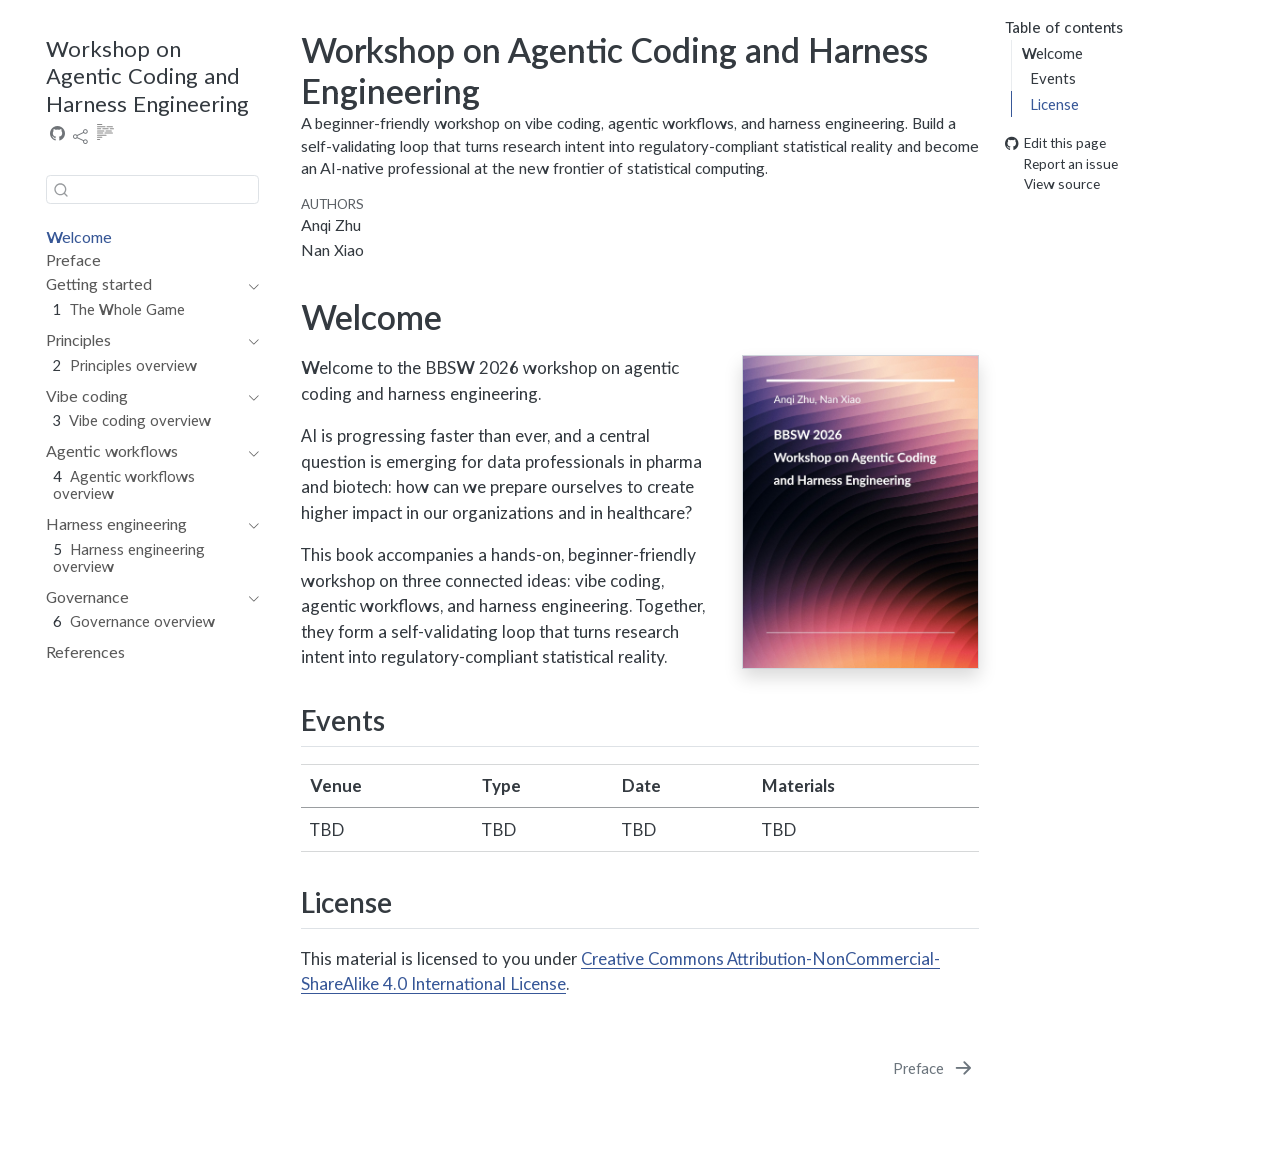
<file: index.html>
<!DOCTYPE html>
<html xmlns="http://www.w3.org/1999/xhtml" lang="en" xml:lang="en"><head>

<meta charset="utf-8">
<meta name="generator" content="quarto-1.10.19">

<meta name="viewport" content="width=device-width, initial-scale=1.0, user-scalable=yes">

<meta name="author" content="Anqi Zhu">
<meta name="author" content="Nan Xiao">
<meta name="description" content="A beginner-friendly workshop on vibe coding, agentic workflows, and harness engineering. Build a self-validating loop that turns research intent into regulatory-compliant statistical reality and become an AI-native professional at the new frontier of statistical computing.">

<title>Workshop on Agentic Coding and Harness Engineering</title>
<style>
/* Default styles provided by pandoc.
** See https://pandoc.org/MANUAL.html#variables-for-html for config info.
*/
span.smallcaps{font-variant: small-caps;}
div.columns{display: flex; gap: 1.5em;}
div.column{flex: auto;}
@media screen {
div.columns{gap: min(4vw, 1.5em);}
div.column{overflow-x: auto;}
}
div.hanging-indent{margin-left: 1.5em; text-indent: -1.5em;}
ul.task-list{list-style: none;}
ul.task-list li input[type="checkbox"] {
  width: 0.8em;
  margin: 0 0.8em 0.2em -1em; /* quarto-specific, see https://github.com/quarto-dev/quarto-cli/issues/4556 */ 
  vertical-align: middle;
}
</style>


<script src="site_libs/quarto-nav/quarto-nav.js"></script>
<script src="site_libs/quarto-nav/headroom.min.js"></script>
<script src="site_libs/clipboard/clipboard.min.js"></script>
<script src="site_libs/quarto-search/autocomplete.umd.js"></script>
<script src="site_libs/quarto-search/fuse.min.js"></script>
<script src="site_libs/quarto-search/quarto-search.js"></script>
<meta name="quarto:offset" content="./">
<link href="./preface.html" rel="next">
<link href="./assets/favicon.png" rel="icon" type="image/png">
<script src="site_libs/quarto-html/quarto.js" type="module"></script>
<script src="site_libs/quarto-html/tabsets/tabsets.js" type="module"></script>
<script src="site_libs/quarto-html/popper.min.js"></script>
<script src="site_libs/quarto-html/tippy.umd.min.js"></script>
<script src="site_libs/quarto-html/anchor.min.js"></script>
<link href="site_libs/quarto-html/tippy.css" rel="stylesheet">
<link href="site_libs/quarto-html/quarto-syntax-highlighting-bf27225e3a48a9273f3daa8f8e829971.css" rel="stylesheet" id="quarto-text-highlighting-styles">
<script src="site_libs/bootstrap/bootstrap.min.js"></script>
<link href="site_libs/bootstrap/bootstrap-icons.css" rel="stylesheet">
<link href="site_libs/bootstrap/bootstrap-fe9e0f27117e93d3fa74e68f390e213b.min.css" rel="stylesheet" append-hash="true" id="quarto-bootstrap" data-mode="light">
<script id="quarto-search-options" type="application/json">{
  "location": "sidebar",
  "copy-button": false,
  "collapse-after": 3,
  "panel-placement": "start",
  "type": "textbox",
  "limit": 50,
  "keyboard-shortcut": [
    "f",
    "/",
    "s"
  ],
  "show-item-context": false,
  "language": {
    "search-no-results-text": "No results",
    "search-matching-documents-text": "matching documents",
    "search-copy-link-title": "Copy link to search",
    "search-hide-matches-text": "Hide additional matches",
    "search-more-match-text": "more match in this document",
    "search-more-matches-text": "more matches in this document",
    "search-clear-button-title": "Clear",
    "search-text-placeholder": "",
    "search-detached-cancel-button-title": "Cancel",
    "search-submit-button-title": "Submit",
    "search-label": "Search"
  }
}</script>


<meta property="og:title" content="Workshop on Agentic Coding and Harness Engineering">
<meta property="og:description" content="A beginner-friendly workshop on vibe coding, agentic workflows, and harness engineering. Build a self-validating loop that turns research intent into regulatory-compliant statistical reality and become an AI-native professional at the new frontier of statistical computing.">
<meta property="og:image" content="https://bbsw-org.github.io/agent-coding-workshop/assets/preview.png">
<meta property="og:site_name" content="Workshop on Agentic Coding and Harness Engineering">
<meta property="og:image:height" content="640">
<meta property="og:image:width" content="1280">
<meta name="twitter:title" content="Workshop on Agentic Coding and Harness Engineering">
<meta name="twitter:description" content="A beginner-friendly workshop on vibe coding, agentic workflows, and harness engineering. Build a self-validating loop that turns research intent into regulatory-compliant statistical reality and become an AI-native professional at the new frontier of statistical computing.">
<meta name="twitter:image" content="https://bbsw-org.github.io/agent-coding-workshop/assets/preview.png">
<meta name="twitter:card" content="summary_large_image">
<meta name="twitter:image-height" content="640">
<meta name="twitter:image-width" content="1280">
</head>

<body class="nav-sidebar floating quarto-light">

<div id="quarto-search-results"></div>
  <header id="quarto-header" class="headroom fixed-top">
  <nav class="quarto-secondary-nav">
    <div class="container-fluid d-flex">
      <button type="button" class="quarto-btn-toggle btn" data-bs-toggle="collapse" role="button" data-bs-target=".quarto-sidebar-collapse-item" aria-controls="quarto-sidebar" aria-expanded="false" aria-label="Toggle sidebar navigation" onclick="if (window.quartoToggleHeadroom) { window.quartoToggleHeadroom(); }">
        <i class="bi bi-layout-text-sidebar-reverse"></i>
      </button>
        <nav class="quarto-page-breadcrumbs" aria-label="breadcrumb"><ol class="breadcrumb"><li class="breadcrumb-item"><a href="./index.html">Welcome</a></li></ol></nav>
        <a class="flex-grow-1" role="navigation" data-bs-toggle="collapse" data-bs-target=".quarto-sidebar-collapse-item" aria-controls="quarto-sidebar" aria-expanded="false" aria-label="Toggle sidebar navigation" onclick="if (window.quartoToggleHeadroom) { window.quartoToggleHeadroom(); }">      
        </a>
      <button type="button" class="btn quarto-search-button" aria-label="Search" onclick="window.quartoOpenSearch();">
        <i class="bi bi-search"></i>
      </button>
    </div>
  </nav>
</header>
<!-- content -->
<div id="quarto-content" class="quarto-container page-columns page-rows-contents page-layout-article">
<!-- sidebar -->
  <nav id="quarto-sidebar" class="sidebar collapse collapse-horizontal quarto-sidebar-collapse-item sidebar-navigation floating overflow-auto">
    <div class="pt-lg-2 mt-2 text-left sidebar-header">
    <div class="sidebar-title mb-0 py-0">
      <a href="./">Workshop on Agentic Coding and Harness Engineering</a> 
        <div class="sidebar-tools-main tools-wide">
    <a href="https://github.com/BBSW-org/agentic-coding-workshop" title="Source Code" class="quarto-navigation-tool px-1" aria-label="Source Code"><i class="bi bi-github"></i></a>
    <div class="dropdown">
      <a href="" title="Share" id="quarto-navigation-tool-dropdown-0" class="quarto-navigation-tool dropdown-toggle px-1" data-bs-toggle="dropdown" aria-expanded="false" role="link" aria-label="Share"><i class="bi bi-share"></i></a>
      <ul class="dropdown-menu" aria-labelledby="quarto-navigation-tool-dropdown-0">
          <li>
            <a class="dropdown-item sidebar-tools-main-item" href="https://twitter.com/intent/tweet?url=|url|">
              <i class="bi bi-twitter pe-1"></i>
            Twitter
            </a>
          </li>
          <li>
            <a class="dropdown-item sidebar-tools-main-item" href="https://www.linkedin.com/sharing/share-offsite/?url=|url|">
              <i class="bi bi-linkedin pe-1"></i>
            LinkedIn
            </a>
          </li>
      </ul>
    </div>
  <a href="" class="quarto-reader-toggle quarto-navigation-tool px-1" onclick="window.quartoToggleReader(); return false;" title="Toggle reader mode">
  <div class="quarto-reader-toggle-btn">
  <i class="bi"></i>
  </div>
</a>
</div>
    </div>
      </div>
        <div class="mt-2 flex-shrink-0 align-items-center">
        <div class="sidebar-search">
        <div id="quarto-search" class="" title="Search"></div>
        </div>
        </div>
    <div class="sidebar-menu-container"> 
    <ul class="list-unstyled mt-1">
        <li class="sidebar-item">
  <div class="sidebar-item-container"> 
  <a href="./index.html" class="sidebar-item-text sidebar-link active">
 <span class="menu-text">Welcome</span></a>
  </div>
</li>
        <li class="sidebar-item">
  <div class="sidebar-item-container"> 
  <a href="./preface.html" class="sidebar-item-text sidebar-link">
 <span class="menu-text">Preface</span></a>
  </div>
</li>
        <li class="sidebar-item sidebar-item-section">
      <div class="sidebar-item-container"> 
            <a class="sidebar-item-text sidebar-link text-start" data-bs-toggle="collapse" data-bs-target="#quarto-sidebar-section-1" role="navigation" aria-expanded="true">
 <span class="menu-text">Getting started</span></a>
          <a class="sidebar-item-toggle text-start" data-bs-toggle="collapse" data-bs-target="#quarto-sidebar-section-1" role="navigation" aria-expanded="true" aria-label="Toggle section">
            <i class="bi bi-chevron-right ms-2"></i>
          </a> 
      </div>
      <ul id="quarto-sidebar-section-1" class="collapse list-unstyled sidebar-section depth1 show">  
          <li class="sidebar-item">
  <div class="sidebar-item-container"> 
  <a href="./whole-game.html" class="sidebar-item-text sidebar-link">
 <span class="menu-text"><span class="chapter-number">1</span>&nbsp; <span class="chapter-title">The Whole Game</span></span></a>
  </div>
</li>
      </ul>
  </li>
        <li class="sidebar-item sidebar-item-section">
      <div class="sidebar-item-container"> 
            <a class="sidebar-item-text sidebar-link text-start" data-bs-toggle="collapse" data-bs-target="#quarto-sidebar-section-2" role="navigation" aria-expanded="true">
 <span class="menu-text">Principles</span></a>
          <a class="sidebar-item-toggle text-start" data-bs-toggle="collapse" data-bs-target="#quarto-sidebar-section-2" role="navigation" aria-expanded="true" aria-label="Toggle section">
            <i class="bi bi-chevron-right ms-2"></i>
          </a> 
      </div>
      <ul id="quarto-sidebar-section-2" class="collapse list-unstyled sidebar-section depth1 show">  
          <li class="sidebar-item">
  <div class="sidebar-item-container"> 
  <a href="./principle-overview.html" class="sidebar-item-text sidebar-link">
 <span class="menu-text"><span class="chapter-number">2</span>&nbsp; <span class="chapter-title">Principles overview</span></span></a>
  </div>
</li>
      </ul>
  </li>
        <li class="sidebar-item sidebar-item-section">
      <div class="sidebar-item-container"> 
            <a class="sidebar-item-text sidebar-link text-start" data-bs-toggle="collapse" data-bs-target="#quarto-sidebar-section-3" role="navigation" aria-expanded="true">
 <span class="menu-text">Vibe coding</span></a>
          <a class="sidebar-item-toggle text-start" data-bs-toggle="collapse" data-bs-target="#quarto-sidebar-section-3" role="navigation" aria-expanded="true" aria-label="Toggle section">
            <i class="bi bi-chevron-right ms-2"></i>
          </a> 
      </div>
      <ul id="quarto-sidebar-section-3" class="collapse list-unstyled sidebar-section depth1 show">  
          <li class="sidebar-item">
  <div class="sidebar-item-container"> 
  <a href="./vibe-coding-overview.html" class="sidebar-item-text sidebar-link">
 <span class="menu-text"><span class="chapter-number">3</span>&nbsp; <span class="chapter-title">Vibe coding overview</span></span></a>
  </div>
</li>
      </ul>
  </li>
        <li class="sidebar-item sidebar-item-section">
      <div class="sidebar-item-container"> 
            <a class="sidebar-item-text sidebar-link text-start" data-bs-toggle="collapse" data-bs-target="#quarto-sidebar-section-4" role="navigation" aria-expanded="true">
 <span class="menu-text">Agentic workflows</span></a>
          <a class="sidebar-item-toggle text-start" data-bs-toggle="collapse" data-bs-target="#quarto-sidebar-section-4" role="navigation" aria-expanded="true" aria-label="Toggle section">
            <i class="bi bi-chevron-right ms-2"></i>
          </a> 
      </div>
      <ul id="quarto-sidebar-section-4" class="collapse list-unstyled sidebar-section depth1 show">  
          <li class="sidebar-item">
  <div class="sidebar-item-container"> 
  <a href="./agentic-workflow-overview.html" class="sidebar-item-text sidebar-link">
 <span class="menu-text"><span class="chapter-number">4</span>&nbsp; <span class="chapter-title">Agentic workflows overview</span></span></a>
  </div>
</li>
      </ul>
  </li>
        <li class="sidebar-item sidebar-item-section">
      <div class="sidebar-item-container"> 
            <a class="sidebar-item-text sidebar-link text-start" data-bs-toggle="collapse" data-bs-target="#quarto-sidebar-section-5" role="navigation" aria-expanded="true">
 <span class="menu-text">Harness engineering</span></a>
          <a class="sidebar-item-toggle text-start" data-bs-toggle="collapse" data-bs-target="#quarto-sidebar-section-5" role="navigation" aria-expanded="true" aria-label="Toggle section">
            <i class="bi bi-chevron-right ms-2"></i>
          </a> 
      </div>
      <ul id="quarto-sidebar-section-5" class="collapse list-unstyled sidebar-section depth1 show">  
          <li class="sidebar-item">
  <div class="sidebar-item-container"> 
  <a href="./harness-engineering-overview.html" class="sidebar-item-text sidebar-link">
 <span class="menu-text"><span class="chapter-number">5</span>&nbsp; <span class="chapter-title">Harness engineering overview</span></span></a>
  </div>
</li>
      </ul>
  </li>
        <li class="sidebar-item sidebar-item-section">
      <div class="sidebar-item-container"> 
            <a class="sidebar-item-text sidebar-link text-start" data-bs-toggle="collapse" data-bs-target="#quarto-sidebar-section-6" role="navigation" aria-expanded="true">
 <span class="menu-text">Governance</span></a>
          <a class="sidebar-item-toggle text-start" data-bs-toggle="collapse" data-bs-target="#quarto-sidebar-section-6" role="navigation" aria-expanded="true" aria-label="Toggle section">
            <i class="bi bi-chevron-right ms-2"></i>
          </a> 
      </div>
      <ul id="quarto-sidebar-section-6" class="collapse list-unstyled sidebar-section depth1 show">  
          <li class="sidebar-item">
  <div class="sidebar-item-container"> 
  <a href="./governance-overview.html" class="sidebar-item-text sidebar-link">
 <span class="menu-text"><span class="chapter-number">6</span>&nbsp; <span class="chapter-title">Governance overview</span></span></a>
  </div>
</li>
      </ul>
  </li>
        <li class="sidebar-item">
  <div class="sidebar-item-container"> 
  <a href="./references.html" class="sidebar-item-text sidebar-link">
 <span class="menu-text">References</span></a>
  </div>
</li>
    </ul>
    </div>
</nav>
<div id="quarto-sidebar-glass" class="quarto-sidebar-collapse-item" data-bs-toggle="collapse" data-bs-target=".quarto-sidebar-collapse-item"></div>
<!-- margin-sidebar -->
    <div id="quarto-margin-sidebar" class="sidebar margin-sidebar">
        <nav id="TOC" role="doc-toc" class="toc-active">
    <h2 id="toc-title">Table of contents</h2>
   
  <ul>
  <li><a href="#welcome" id="toc-welcome" class="nav-link active" data-scroll-target="#welcome">Welcome</a>
  <ul class="collapse">
  <li><a href="#events" id="toc-events" class="nav-link" data-scroll-target="#events">Events</a></li>
  <li><a href="#license" id="toc-license" class="nav-link" data-scroll-target="#license">License</a></li>
  </ul></li>
  </ul>
<div class="toc-actions"><ul><li><a href="https://github.com/BBSW-org/agentic-coding-workshop/edit/main/index.qmd" class="toc-action"><i class="bi bi-github"></i>Edit this page</a></li><li><a href="https://github.com/BBSW-org/agentic-coding-workshop/issues/new" class="toc-action"><i class="bi empty"></i>Report an issue</a></li><li><a href="https://github.com/BBSW-org/agentic-coding-workshop/blob/main/index.qmd" class="toc-action"><i class="bi empty"></i>View source</a></li></ul></div></nav>
    </div>
<!-- main -->
<main class="content" id="quarto-document-content">

<header id="title-block-header" class="quarto-title-block default">
<div class="quarto-title">
<h1 class="title">Workshop on Agentic Coding and Harness Engineering</h1>
</div>

<div>
  <div class="description">
    <p>A beginner-friendly workshop on vibe coding, agentic workflows, and harness engineering. Build a self-validating loop that turns research intent into regulatory-compliant statistical reality and become an AI-native professional at the new frontier of statistical computing.</p>
  </div>
</div>


<div class="quarto-title-meta">

    <div>
    <div class="quarto-title-meta-heading">Authors</div>
    <div class="quarto-title-meta-contents">
             <p>Anqi Zhu </p>
             <p>Nan Xiao </p>
          </div>
  </div>
    
  
    
  </div>
  


</header>



<section id="welcome" class="level1 unnumbered">
<h1 class="unnumbered">Welcome</h1><p><img src="assets/cover.jpg" title="Workshop on Agentic Coding and Harness Engineering" class="quarto-cover-image nolightbox img-fluid"></p>
<p>Welcome to the BBSW 2026 workshop on agentic coding and harness engineering.</p>
<p>AI is progressing faster than ever, and a central question is emerging for data professionals in pharma and biotech: how can we prepare ourselves to create higher impact in our organizations and in healthcare?</p>
<p>This book accompanies a hands-on, beginner-friendly workshop on three connected ideas: vibe coding, agentic workflows, and harness engineering. Together, they form a self-validating loop that turns research intent into regulatory-compliant statistical reality.</p>
<section id="events" class="level2 unnumbered">
<h2 class="unnumbered anchored" data-anchor-id="events">Events</h2>
<table class="caption-top table">
<thead>
<tr class="header">
<th>Venue</th>
<th>Type</th>
<th>Date</th>
<th>Materials</th>
</tr>
</thead>
<tbody>
<tr class="odd">
<td>TBD</td>
<td>TBD</td>
<td>TBD</td>
<td>TBD</td>
</tr>
</tbody>
</table>
</section>
<section id="license" class="level2">
<h2 class="anchored" data-anchor-id="license">License</h2>
<p>This material is licensed to you under <a href="https://creativecommons.org/licenses/by-nc-nd/4.0/">Creative Commons Attribution-NonCommercial-ShareAlike 4.0 International License</a>.</p>


</section>
</section>

</main> <!-- /main -->
<script id="quarto-html-after-body" type="application/javascript">
  window.document.addEventListener("DOMContentLoaded", function (event) {
    const icon = "";
    const anchorJS = new window.AnchorJS();
    anchorJS.options = {
      placement: 'right',
      icon: icon
    };
    anchorJS.add('.anchored');
    const isCodeAnnotation = (el) => {
      for (const clz of el.classList) {
        if (clz.startsWith('code-annotation-')) {                     
          return true;
        }
      }
      return false;
    }
    const onCopySuccess = function(e) {
      // button target
      const button = e.trigger;
      // don't keep focus
      button.blur();
      // flash "checked"
      button.classList.add('code-copy-button-checked');
      var currentTitle = button.getAttribute("title");
      button.setAttribute("title", "Copied!");
      let tooltip;
      if (window.bootstrap) {
        button.setAttribute("data-bs-toggle", "tooltip");
        button.setAttribute("data-bs-placement", "left");
        button.setAttribute("data-bs-title", "Copied!");
        tooltip = new bootstrap.Tooltip(button, 
          { trigger: "manual", 
            customClass: "code-copy-button-tooltip",
            offset: [0, -8]});
        tooltip.show();    
      }
      setTimeout(function() {
        if (tooltip) {
          tooltip.hide();
          button.removeAttribute("data-bs-title");
          button.removeAttribute("data-bs-toggle");
          button.removeAttribute("data-bs-placement");
        }
        button.setAttribute("title", currentTitle);
        button.classList.remove('code-copy-button-checked');
      }, 1000);
      // clear code selection
      e.clearSelection();
    }
    const getTextToCopy = function(trigger) {
      const outerScaffold = trigger.parentElement.cloneNode(true);
      const codeEl = outerScaffold.querySelector('code');
      for (const childEl of codeEl.children) {
        if (isCodeAnnotation(childEl)) {
          childEl.remove();
        }
      }
      return codeEl.innerText;
    }
    const clipboard = new window.ClipboardJS('.code-copy-button:not([data-in-quarto-modal])', {
      text: getTextToCopy
    });
    clipboard.on('success', onCopySuccess);
    if (window.document.getElementById('quarto-embedded-source-code-modal')) {
      const clipboardModal = new window.ClipboardJS('.code-copy-button[data-in-quarto-modal]', {
        text: getTextToCopy,
        container: window.document.getElementById('quarto-embedded-source-code-modal')
      });
      clipboardModal.on('success', onCopySuccess);
    }
      var localhostRegex = new RegExp(/^(?:http|https):\/\/localhost\:?[0-9]*\//);
      var mailtoRegex = new RegExp(/^mailto:/);
        var filterRegex = new RegExp("https:\/\/bbsw-org\.github\.io\/agent-coding-workshop\/");
      var isInternal = (href) => {
          return filterRegex.test(href) || localhostRegex.test(href) || mailtoRegex.test(href);
      }
      // Inspect non-navigation links and adorn them if external
     var links = window.document.querySelectorAll('a[href]:not(.nav-link):not(.navbar-brand):not(.toc-action):not(.sidebar-link):not(.sidebar-item-toggle):not(.pagination-link):not(.no-external):not([aria-hidden]):not(.dropdown-item):not(.quarto-navigation-tool):not(.about-link)');
      for (var i=0; i<links.length; i++) {
        const link = links[i];
        if (!isInternal(link.href)) {
          // undo the damage that might have been done by quarto-nav.js in the case of
          // links that we want to consider external
          if (link.dataset.originalHref !== undefined) {
            link.href = link.dataset.originalHref;
          }
        }
      }
    function tippyHover(el, contentFn, onTriggerFn, onUntriggerFn) {
      const config = {
        allowHTML: true,
        maxWidth: 500,
        delay: 100,
        arrow: false,
        appendTo: function(el) {
            return el.parentElement;
        },
        interactive: true,
        interactiveBorder: 10,
        theme: 'quarto',
        placement: 'bottom-start',
      };
      if (contentFn) {
        config.content = contentFn;
      }
      if (onTriggerFn) {
        config.onTrigger = onTriggerFn;
      }
      if (onUntriggerFn) {
        config.onUntrigger = onUntriggerFn;
      }
      window.tippy(el, config); 
    }
    const noterefs = window.document.querySelectorAll('a[role="doc-noteref"]');
    for (var i=0; i<noterefs.length; i++) {
      const ref = noterefs[i];
      tippyHover(ref, function() {
        // use id or data attribute instead here
        let href = ref.getAttribute('data-footnote-href') || ref.getAttribute('href');
        try { href = new URL(href).hash; } catch {}
        const id = href.replace(/^#\/?/, "");
        const note = window.document.getElementById(id);
        if (note) {
          return note.innerHTML;
        } else {
          return "";
        }
      });
    }
    const xrefs = window.document.querySelectorAll('a.quarto-xref');
    const processXRef = (id, note) => {
      // Strip column container classes
      const stripColumnClz = (el) => {
        el.classList.remove("page-full", "page-columns");
        if (el.children) {
          for (const child of el.children) {
            stripColumnClz(child);
          }
        }
      }
      stripColumnClz(note)
      if (id === null || id.startsWith('sec-')) {
        // Special case sections, only their first couple elements
        const container = document.createElement("div");
        if (note.children && note.children.length > 2) {
          container.appendChild(note.children[0].cloneNode(true));
          for (let i = 1; i < note.children.length; i++) {
            const child = note.children[i];
            if (child.tagName === "P" && child.innerText === "") {
              continue;
            } else {
              container.appendChild(child.cloneNode(true));
              break;
            }
          }
          if (window.Quarto?.typesetMath) {
            window.Quarto.typesetMath(container);
          }
          return container.innerHTML
        } else {
          if (window.Quarto?.typesetMath) {
            window.Quarto.typesetMath(note);
          }
          return note.innerHTML;
        }
      } else {
        // Remove any anchor links if they are present
        const anchorLink = note.querySelector('a.anchorjs-link');
        if (anchorLink) {
          anchorLink.remove();
        }
        if (window.Quarto?.typesetMath) {
          window.Quarto.typesetMath(note);
        }
        if (note.classList.contains("callout")) {
          return note.outerHTML;
        } else {
          return note.innerHTML;
        }
      }
    }
    for (var i=0; i<xrefs.length; i++) {
      const xref = xrefs[i];
      tippyHover(xref, undefined, function(instance) {
        instance.disable();
        let url = xref.getAttribute('href');
        let hash = undefined; 
        if (url.startsWith('#')) {
          hash = url;
        } else {
          try { hash = new URL(url).hash; } catch {}
        }
        if (hash) {
          const id = hash.replace(/^#\/?/, "");
          const note = window.document.getElementById(id);
          if (note !== null) {
            try {
              const html = processXRef(id, note.cloneNode(true));
              instance.setContent(html);
            } finally {
              instance.enable();
              instance.show();
            }
          } else {
            // See if we can fetch this
            fetch(url.split('#')[0])
            .then(res => res.text())
            .then(html => {
              const parser = new DOMParser();
              const htmlDoc = parser.parseFromString(html, "text/html");
              const note = htmlDoc.getElementById(id);
              if (note !== null) {
                const html = processXRef(id, note);
                instance.setContent(html);
              } 
            }).finally(() => {
              instance.enable();
              instance.show();
            });
          }
        } else {
          // See if we can fetch a full url (with no hash to target)
          // This is a special case and we should probably do some content thinning / targeting
          fetch(url)
          .then(res => res.text())
          .then(html => {
            const parser = new DOMParser();
            const htmlDoc = parser.parseFromString(html, "text/html");
            const note = htmlDoc.querySelector('main.content');
            if (note !== null) {
              // This should only happen for chapter cross references
              // (since there is no id in the URL)
              // remove the first header
              if (note.children.length > 0 && note.children[0].tagName === "HEADER") {
                note.children[0].remove();
              }
              const html = processXRef(null, note);
              instance.setContent(html);
            } 
          }).finally(() => {
            instance.enable();
            instance.show();
          });
        }
      }, function(instance) {
      });
    }
        let selectedAnnoteEl;
        const selectorForAnnotation = ( cell, annotation) => {
          let cellAttr = 'data-code-cell="' + cell + '"';
          let lineAttr = 'data-code-annotation="' +  annotation + '"';
          const selector = 'span[' + cellAttr + '][' + lineAttr + ']';
          return selector;
        }
        const selectCodeLines = (annoteEl) => {
          const doc = window.document;
          const targetCell = annoteEl.getAttribute("data-target-cell");
          const targetAnnotation = annoteEl.getAttribute("data-target-annotation");
          const annoteSpan = window.document.querySelector(selectorForAnnotation(targetCell, targetAnnotation));
          const lines = annoteSpan.getAttribute("data-code-lines").split(",");
          const lineIds = lines.map((line) => {
            return targetCell + "-" + line;
          })
          let top = null;
          let height = null;
          let parent = null;
          if (lineIds.length > 0) {
              //compute the position of the single el (top and bottom and make a div)
              const el = window.document.getElementById(lineIds[0]);
              top = el.offsetTop;
              height = el.offsetHeight;
              parent = el.parentElement.parentElement;
            if (lineIds.length > 1) {
              const lastEl = window.document.getElementById(lineIds[lineIds.length - 1]);
              const bottom = lastEl.offsetTop + lastEl.offsetHeight;
              height = bottom - top;
            }
            if (top !== null && height !== null && parent !== null) {
              // cook up a div (if necessary) and position it 
              let div = window.document.getElementById("code-annotation-line-highlight");
              if (div === null) {
                div = window.document.createElement("div");
                div.setAttribute("id", "code-annotation-line-highlight");
                div.style.position = 'absolute';
                parent.appendChild(div);
              }
              div.style.top = top - 2 + "px";
              div.style.height = height + 4 + "px";
              div.style.left = 0;
              let gutterDiv = window.document.getElementById("code-annotation-line-highlight-gutter");
              if (gutterDiv === null) {
                gutterDiv = window.document.createElement("div");
                gutterDiv.setAttribute("id", "code-annotation-line-highlight-gutter");
                gutterDiv.style.position = 'absolute';
                const codeCell = window.document.getElementById(targetCell);
                const gutter = codeCell.querySelector('.code-annotation-gutter');
                gutter.appendChild(gutterDiv);
              }
              gutterDiv.style.top = top - 2 + "px";
              gutterDiv.style.height = height + 4 + "px";
            }
            selectedAnnoteEl = annoteEl;
          }
        };
        const unselectCodeLines = () => {
          const elementsIds = ["code-annotation-line-highlight", "code-annotation-line-highlight-gutter"];
          elementsIds.forEach((elId) => {
            const div = window.document.getElementById(elId);
            if (div) {
              div.remove();
            }
          });
          selectedAnnoteEl = undefined;
        };
          // Handle positioning of the toggle
      window.addEventListener(
        "resize",
        throttle(() => {
          elRect = undefined;
          if (selectedAnnoteEl) {
            selectCodeLines(selectedAnnoteEl);
          }
        }, 10)
      );
      function throttle(fn, ms) {
      let throttle = false;
      let timer;
        return (...args) => {
          if(!throttle) { // first call gets through
              fn.apply(this, args);
              throttle = true;
          } else { // all the others get throttled
              if(timer) clearTimeout(timer); // cancel #2
              timer = setTimeout(() => {
                fn.apply(this, args);
                timer = throttle = false;
              }, ms);
          }
        };
      }
        // Attach click handler to the DT
        const annoteDls = window.document.querySelectorAll('dt[data-target-cell]');
        for (const annoteDlNode of annoteDls) {
          annoteDlNode.addEventListener('click', (event) => {
            const clickedEl = event.target;
            if (clickedEl !== selectedAnnoteEl) {
              unselectCodeLines();
              const activeEl = window.document.querySelector('dt[data-target-cell].code-annotation-active');
              if (activeEl) {
                activeEl.classList.remove('code-annotation-active');
              }
              selectCodeLines(clickedEl);
              clickedEl.classList.add('code-annotation-active');
            } else {
              // Unselect the line
              unselectCodeLines();
              clickedEl.classList.remove('code-annotation-active');
            }
          });
        }
    const findCites = (el) => {
      const parentEl = el.parentElement;
      if (parentEl) {
        const cites = parentEl.dataset.cites;
        if (cites) {
          return {
            el,
            cites: cites.split(' ')
          };
        } else {
          return findCites(el.parentElement)
        }
      } else {
        return undefined;
      }
    };
    var bibliorefs = window.document.querySelectorAll('a[role="doc-biblioref"]');
    for (var i=0; i<bibliorefs.length; i++) {
      const ref = bibliorefs[i];
      const citeInfo = findCites(ref);
      if (citeInfo) {
        tippyHover(citeInfo.el, function() {
          var popup = window.document.createElement('div');
          citeInfo.cites.forEach(function(cite) {
            var citeDiv = window.document.createElement('div');
            citeDiv.classList.add('hanging-indent');
            citeDiv.classList.add('csl-entry');
            var biblioDiv = window.document.getElementById('ref-' + cite);
            if (biblioDiv) {
              citeDiv.innerHTML = biblioDiv.innerHTML;
            }
            popup.appendChild(citeDiv);
          });
          return popup.innerHTML;
        });
      }
    }
  });
  </script>
<nav class="page-navigation">
  <div class="nav-page nav-page-previous">
  </div>
  <div class="nav-page nav-page-next">
      <a href="./preface.html" class="pagination-link" aria-label="Preface">
        <span class="nav-page-text">Preface</span> <i class="bi bi-arrow-right-short"></i>
      </a>
  </div>
</nav>
</div> <!-- /content -->




<footer class="footer"><div class="nav-footer"><div class="nav-footer-center"><div class="toc-actions d-sm-block d-md-none"><ul><li><a href="https://github.com/BBSW-org/agentic-coding-workshop/edit/main/index.qmd" class="toc-action"><i class="bi bi-github"></i>Edit this page</a></li><li><a href="https://github.com/BBSW-org/agentic-coding-workshop/issues/new" class="toc-action"><i class="bi empty"></i>Report an issue</a></li><li><a href="https://github.com/BBSW-org/agentic-coding-workshop/blob/main/index.qmd" class="toc-action"><i class="bi empty"></i>View source</a></li></ul></div></div></div></footer></body></html>
</file>
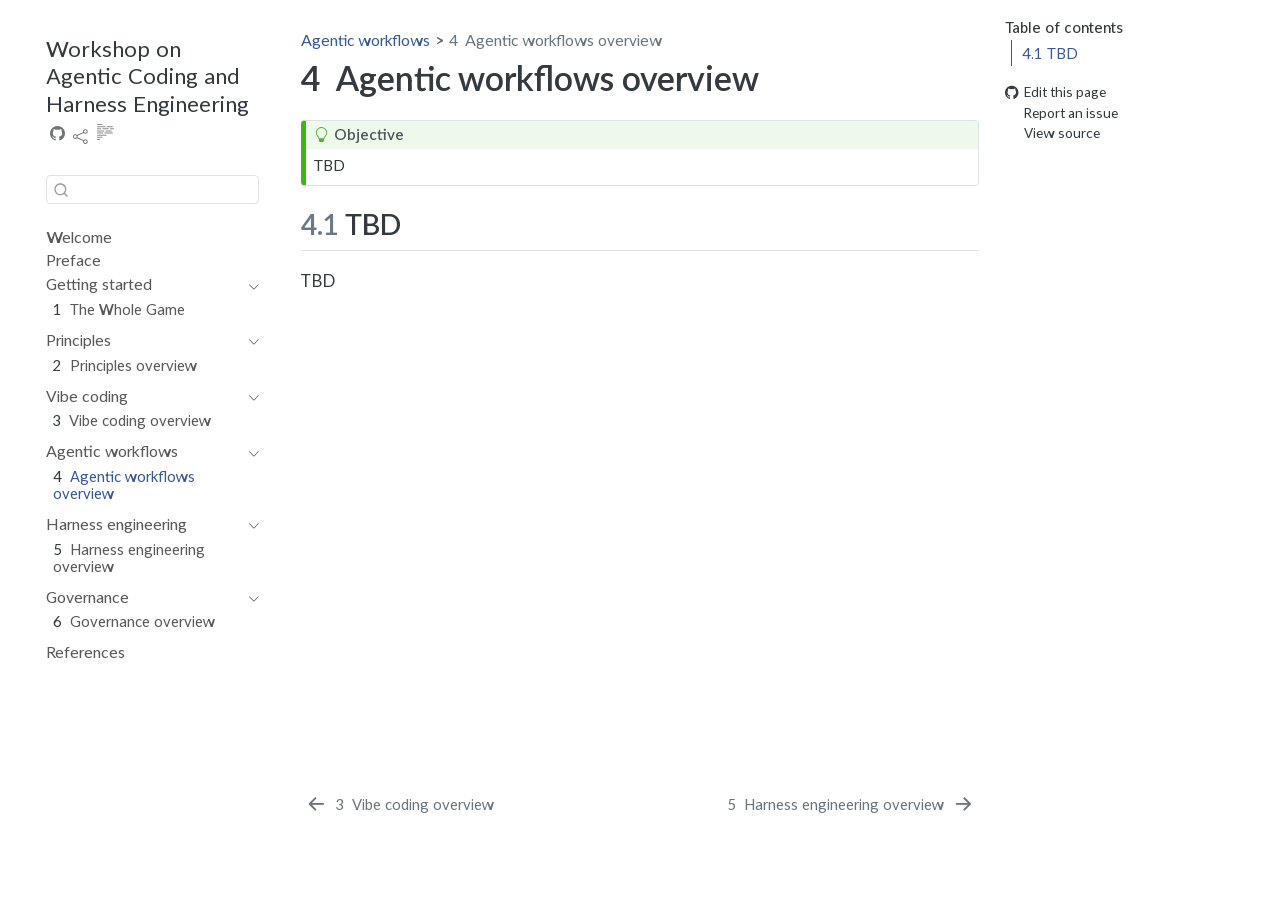
<file: agentic-workflow-overview.html>
<!DOCTYPE html>
<html xmlns="http://www.w3.org/1999/xhtml" lang="en" xml:lang="en"><head>

<meta charset="utf-8">
<meta name="generator" content="quarto-1.10.19">

<meta name="viewport" content="width=device-width, initial-scale=1.0, user-scalable=yes">

<meta name="description" content="A beginner-friendly workshop on vibe coding, agentic workflows, and harness engineering. Build a self-validating loop that turns research intent into regulatory-compliant statistical reality and become an AI-native professional at the new frontier of statistical computing.">

<title>4&nbsp; Agentic workflows overview – Workshop on Agentic Coding and Harness Engineering</title>
<style>
/* Default styles provided by pandoc.
** See https://pandoc.org/MANUAL.html#variables-for-html for config info.
*/
span.smallcaps{font-variant: small-caps;}
div.columns{display: flex; gap: 1.5em;}
div.column{flex: auto;}
@media screen {
div.columns{gap: min(4vw, 1.5em);}
div.column{overflow-x: auto;}
}
div.hanging-indent{margin-left: 1.5em; text-indent: -1.5em;}
ul.task-list{list-style: none;}
ul.task-list li input[type="checkbox"] {
  width: 0.8em;
  margin: 0 0.8em 0.2em -1em; /* quarto-specific, see https://github.com/quarto-dev/quarto-cli/issues/4556 */ 
  vertical-align: middle;
}
</style>


<script src="site_libs/quarto-nav/quarto-nav.js"></script>
<script src="site_libs/quarto-nav/headroom.min.js"></script>
<script src="site_libs/clipboard/clipboard.min.js"></script>
<script src="site_libs/quarto-search/autocomplete.umd.js"></script>
<script src="site_libs/quarto-search/fuse.min.js"></script>
<script src="site_libs/quarto-search/quarto-search.js"></script>
<meta name="quarto:offset" content="./">
<link href="./harness-engineering-overview.html" rel="next">
<link href="./vibe-coding-overview.html" rel="prev">
<link href="./assets/favicon.png" rel="icon" type="image/png">
<script src="site_libs/quarto-html/quarto.js" type="module"></script>
<script src="site_libs/quarto-html/tabsets/tabsets.js" type="module"></script>
<script src="site_libs/quarto-html/popper.min.js"></script>
<script src="site_libs/quarto-html/tippy.umd.min.js"></script>
<script src="site_libs/quarto-html/anchor.min.js"></script>
<link href="site_libs/quarto-html/tippy.css" rel="stylesheet">
<link href="site_libs/quarto-html/quarto-syntax-highlighting-bf27225e3a48a9273f3daa8f8e829971.css" rel="stylesheet" id="quarto-text-highlighting-styles">
<script src="site_libs/bootstrap/bootstrap.min.js"></script>
<link href="site_libs/bootstrap/bootstrap-icons.css" rel="stylesheet">
<link href="site_libs/bootstrap/bootstrap-fe9e0f27117e93d3fa74e68f390e213b.min.css" rel="stylesheet" append-hash="true" id="quarto-bootstrap" data-mode="light">
<script id="quarto-search-options" type="application/json">{
  "location": "sidebar",
  "copy-button": false,
  "collapse-after": 3,
  "panel-placement": "start",
  "type": "textbox",
  "limit": 50,
  "keyboard-shortcut": [
    "f",
    "/",
    "s"
  ],
  "show-item-context": false,
  "language": {
    "search-no-results-text": "No results",
    "search-matching-documents-text": "matching documents",
    "search-copy-link-title": "Copy link to search",
    "search-hide-matches-text": "Hide additional matches",
    "search-more-match-text": "more match in this document",
    "search-more-matches-text": "more matches in this document",
    "search-clear-button-title": "Clear",
    "search-text-placeholder": "",
    "search-detached-cancel-button-title": "Cancel",
    "search-submit-button-title": "Submit",
    "search-label": "Search"
  }
}</script>


<meta property="og:title" content="4&nbsp; Agentic workflows overview – Workshop on Agentic Coding and Harness Engineering">
<meta property="og:description" content="A beginner-friendly workshop on vibe coding, agentic workflows, and harness engineering. Build a self-validating loop that turns research intent into regulatory-compliant statistical reality and become an AI-native professional at the new frontier of statistical computing.">
<meta property="og:image" content="https://bbsw-org.github.io/agent-coding-workshop/assets/preview.png">
<meta property="og:site_name" content="Workshop on Agentic Coding and Harness Engineering">
<meta property="og:image:height" content="640">
<meta property="og:image:width" content="1280">
<meta name="twitter:title" content="4&nbsp; Agentic workflows overview – Workshop on Agentic Coding and Harness Engineering">
<meta name="twitter:description" content="A beginner-friendly workshop on vibe coding, agentic workflows, and harness engineering. Build a self-validating loop that turns research intent into regulatory-compliant statistical reality and become an AI-native professional at the new frontier of statistical computing.">
<meta name="twitter:image" content="https://bbsw-org.github.io/agent-coding-workshop/assets/preview.png">
<meta name="twitter:card" content="summary_large_image">
<meta name="twitter:image-height" content="640">
<meta name="twitter:image-width" content="1280">
</head>

<body class="nav-sidebar floating quarto-light">

<div id="quarto-search-results"></div>
  <header id="quarto-header" class="headroom fixed-top">
  <nav class="quarto-secondary-nav">
    <div class="container-fluid d-flex">
      <button type="button" class="quarto-btn-toggle btn" data-bs-toggle="collapse" role="button" data-bs-target=".quarto-sidebar-collapse-item" aria-controls="quarto-sidebar" aria-expanded="false" aria-label="Toggle sidebar navigation" onclick="if (window.quartoToggleHeadroom) { window.quartoToggleHeadroom(); }">
        <i class="bi bi-layout-text-sidebar-reverse"></i>
      </button>
        <nav class="quarto-page-breadcrumbs" aria-label="breadcrumb"><ol class="breadcrumb"><li class="breadcrumb-item"><a href="./agentic-workflow-overview.html">Agentic workflows</a></li><li class="breadcrumb-item"><a href="./agentic-workflow-overview.html"><span class="chapter-number">4</span>&nbsp; <span class="chapter-title">Agentic workflows overview</span></a></li></ol></nav>
        <a class="flex-grow-1" role="navigation" data-bs-toggle="collapse" data-bs-target=".quarto-sidebar-collapse-item" aria-controls="quarto-sidebar" aria-expanded="false" aria-label="Toggle sidebar navigation" onclick="if (window.quartoToggleHeadroom) { window.quartoToggleHeadroom(); }">      
        </a>
      <button type="button" class="btn quarto-search-button" aria-label="Search" onclick="window.quartoOpenSearch();">
        <i class="bi bi-search"></i>
      </button>
    </div>
  </nav>
</header>
<!-- content -->
<div id="quarto-content" class="quarto-container page-columns page-rows-contents page-layout-article">
<!-- sidebar -->
  <nav id="quarto-sidebar" class="sidebar collapse collapse-horizontal quarto-sidebar-collapse-item sidebar-navigation floating overflow-auto">
    <div class="pt-lg-2 mt-2 text-left sidebar-header">
    <div class="sidebar-title mb-0 py-0">
      <a href="./">Workshop on Agentic Coding and Harness Engineering</a> 
        <div class="sidebar-tools-main tools-wide">
    <a href="https://github.com/BBSW-org/agentic-coding-workshop" title="Source Code" class="quarto-navigation-tool px-1" aria-label="Source Code"><i class="bi bi-github"></i></a>
    <div class="dropdown">
      <a href="" title="Share" id="quarto-navigation-tool-dropdown-0" class="quarto-navigation-tool dropdown-toggle px-1" data-bs-toggle="dropdown" aria-expanded="false" role="link" aria-label="Share"><i class="bi bi-share"></i></a>
      <ul class="dropdown-menu" aria-labelledby="quarto-navigation-tool-dropdown-0">
          <li>
            <a class="dropdown-item sidebar-tools-main-item" href="https://twitter.com/intent/tweet?url=|url|">
              <i class="bi bi-twitter pe-1"></i>
            Twitter
            </a>
          </li>
          <li>
            <a class="dropdown-item sidebar-tools-main-item" href="https://www.linkedin.com/sharing/share-offsite/?url=|url|">
              <i class="bi bi-linkedin pe-1"></i>
            LinkedIn
            </a>
          </li>
      </ul>
    </div>
  <a href="" class="quarto-reader-toggle quarto-navigation-tool px-1" onclick="window.quartoToggleReader(); return false;" title="Toggle reader mode">
  <div class="quarto-reader-toggle-btn">
  <i class="bi"></i>
  </div>
</a>
</div>
    </div>
      </div>
        <div class="mt-2 flex-shrink-0 align-items-center">
        <div class="sidebar-search">
        <div id="quarto-search" class="" title="Search"></div>
        </div>
        </div>
    <div class="sidebar-menu-container"> 
    <ul class="list-unstyled mt-1">
        <li class="sidebar-item">
  <div class="sidebar-item-container"> 
  <a href="./index.html" class="sidebar-item-text sidebar-link">
 <span class="menu-text">Welcome</span></a>
  </div>
</li>
        <li class="sidebar-item">
  <div class="sidebar-item-container"> 
  <a href="./preface.html" class="sidebar-item-text sidebar-link">
 <span class="menu-text">Preface</span></a>
  </div>
</li>
        <li class="sidebar-item sidebar-item-section">
      <div class="sidebar-item-container"> 
            <a class="sidebar-item-text sidebar-link text-start" data-bs-toggle="collapse" data-bs-target="#quarto-sidebar-section-1" role="navigation" aria-expanded="true">
 <span class="menu-text">Getting started</span></a>
          <a class="sidebar-item-toggle text-start" data-bs-toggle="collapse" data-bs-target="#quarto-sidebar-section-1" role="navigation" aria-expanded="true" aria-label="Toggle section">
            <i class="bi bi-chevron-right ms-2"></i>
          </a> 
      </div>
      <ul id="quarto-sidebar-section-1" class="collapse list-unstyled sidebar-section depth1 show">  
          <li class="sidebar-item">
  <div class="sidebar-item-container"> 
  <a href="./whole-game.html" class="sidebar-item-text sidebar-link">
 <span class="menu-text"><span class="chapter-number">1</span>&nbsp; <span class="chapter-title">The Whole Game</span></span></a>
  </div>
</li>
      </ul>
  </li>
        <li class="sidebar-item sidebar-item-section">
      <div class="sidebar-item-container"> 
            <a class="sidebar-item-text sidebar-link text-start" data-bs-toggle="collapse" data-bs-target="#quarto-sidebar-section-2" role="navigation" aria-expanded="true">
 <span class="menu-text">Principles</span></a>
          <a class="sidebar-item-toggle text-start" data-bs-toggle="collapse" data-bs-target="#quarto-sidebar-section-2" role="navigation" aria-expanded="true" aria-label="Toggle section">
            <i class="bi bi-chevron-right ms-2"></i>
          </a> 
      </div>
      <ul id="quarto-sidebar-section-2" class="collapse list-unstyled sidebar-section depth1 show">  
          <li class="sidebar-item">
  <div class="sidebar-item-container"> 
  <a href="./principle-overview.html" class="sidebar-item-text sidebar-link">
 <span class="menu-text"><span class="chapter-number">2</span>&nbsp; <span class="chapter-title">Principles overview</span></span></a>
  </div>
</li>
      </ul>
  </li>
        <li class="sidebar-item sidebar-item-section">
      <div class="sidebar-item-container"> 
            <a class="sidebar-item-text sidebar-link text-start" data-bs-toggle="collapse" data-bs-target="#quarto-sidebar-section-3" role="navigation" aria-expanded="true">
 <span class="menu-text">Vibe coding</span></a>
          <a class="sidebar-item-toggle text-start" data-bs-toggle="collapse" data-bs-target="#quarto-sidebar-section-3" role="navigation" aria-expanded="true" aria-label="Toggle section">
            <i class="bi bi-chevron-right ms-2"></i>
          </a> 
      </div>
      <ul id="quarto-sidebar-section-3" class="collapse list-unstyled sidebar-section depth1 show">  
          <li class="sidebar-item">
  <div class="sidebar-item-container"> 
  <a href="./vibe-coding-overview.html" class="sidebar-item-text sidebar-link">
 <span class="menu-text"><span class="chapter-number">3</span>&nbsp; <span class="chapter-title">Vibe coding overview</span></span></a>
  </div>
</li>
      </ul>
  </li>
        <li class="sidebar-item sidebar-item-section">
      <div class="sidebar-item-container"> 
            <a class="sidebar-item-text sidebar-link text-start" data-bs-toggle="collapse" data-bs-target="#quarto-sidebar-section-4" role="navigation" aria-expanded="true">
 <span class="menu-text">Agentic workflows</span></a>
          <a class="sidebar-item-toggle text-start" data-bs-toggle="collapse" data-bs-target="#quarto-sidebar-section-4" role="navigation" aria-expanded="true" aria-label="Toggle section">
            <i class="bi bi-chevron-right ms-2"></i>
          </a> 
      </div>
      <ul id="quarto-sidebar-section-4" class="collapse list-unstyled sidebar-section depth1 show">  
          <li class="sidebar-item">
  <div class="sidebar-item-container"> 
  <a href="./agentic-workflow-overview.html" class="sidebar-item-text sidebar-link active">
 <span class="menu-text"><span class="chapter-number">4</span>&nbsp; <span class="chapter-title">Agentic workflows overview</span></span></a>
  </div>
</li>
      </ul>
  </li>
        <li class="sidebar-item sidebar-item-section">
      <div class="sidebar-item-container"> 
            <a class="sidebar-item-text sidebar-link text-start" data-bs-toggle="collapse" data-bs-target="#quarto-sidebar-section-5" role="navigation" aria-expanded="true">
 <span class="menu-text">Harness engineering</span></a>
          <a class="sidebar-item-toggle text-start" data-bs-toggle="collapse" data-bs-target="#quarto-sidebar-section-5" role="navigation" aria-expanded="true" aria-label="Toggle section">
            <i class="bi bi-chevron-right ms-2"></i>
          </a> 
      </div>
      <ul id="quarto-sidebar-section-5" class="collapse list-unstyled sidebar-section depth1 show">  
          <li class="sidebar-item">
  <div class="sidebar-item-container"> 
  <a href="./harness-engineering-overview.html" class="sidebar-item-text sidebar-link">
 <span class="menu-text"><span class="chapter-number">5</span>&nbsp; <span class="chapter-title">Harness engineering overview</span></span></a>
  </div>
</li>
      </ul>
  </li>
        <li class="sidebar-item sidebar-item-section">
      <div class="sidebar-item-container"> 
            <a class="sidebar-item-text sidebar-link text-start" data-bs-toggle="collapse" data-bs-target="#quarto-sidebar-section-6" role="navigation" aria-expanded="true">
 <span class="menu-text">Governance</span></a>
          <a class="sidebar-item-toggle text-start" data-bs-toggle="collapse" data-bs-target="#quarto-sidebar-section-6" role="navigation" aria-expanded="true" aria-label="Toggle section">
            <i class="bi bi-chevron-right ms-2"></i>
          </a> 
      </div>
      <ul id="quarto-sidebar-section-6" class="collapse list-unstyled sidebar-section depth1 show">  
          <li class="sidebar-item">
  <div class="sidebar-item-container"> 
  <a href="./governance-overview.html" class="sidebar-item-text sidebar-link">
 <span class="menu-text"><span class="chapter-number">6</span>&nbsp; <span class="chapter-title">Governance overview</span></span></a>
  </div>
</li>
      </ul>
  </li>
        <li class="sidebar-item">
  <div class="sidebar-item-container"> 
  <a href="./references.html" class="sidebar-item-text sidebar-link">
 <span class="menu-text">References</span></a>
  </div>
</li>
    </ul>
    </div>
</nav>
<div id="quarto-sidebar-glass" class="quarto-sidebar-collapse-item" data-bs-toggle="collapse" data-bs-target=".quarto-sidebar-collapse-item"></div>
<!-- margin-sidebar -->
    <div id="quarto-margin-sidebar" class="sidebar margin-sidebar">
        <nav id="TOC" role="doc-toc" class="toc-active">
    <h2 id="toc-title">Table of contents</h2>
   
  <ul>
  <li><a href="#tbd" id="toc-tbd" class="nav-link active" data-scroll-target="#tbd"><span class="header-section-number">4.1</span> TBD</a></li>
  </ul>
<div class="toc-actions"><ul><li><a href="https://github.com/BBSW-org/agentic-coding-workshop/edit/main/agentic-workflow-overview.qmd" class="toc-action"><i class="bi bi-github"></i>Edit this page</a></li><li><a href="https://github.com/BBSW-org/agentic-coding-workshop/issues/new" class="toc-action"><i class="bi empty"></i>Report an issue</a></li><li><a href="https://github.com/BBSW-org/agentic-coding-workshop/blob/main/agentic-workflow-overview.qmd" class="toc-action"><i class="bi empty"></i>View source</a></li></ul></div></nav>
    </div>
<!-- main -->
<main class="content" id="quarto-document-content">

<header id="title-block-header" class="quarto-title-block default"><nav class="quarto-page-breadcrumbs quarto-title-breadcrumbs d-none d-lg-block" aria-label="breadcrumb"><ol class="breadcrumb"><li class="breadcrumb-item"><a href="./agentic-workflow-overview.html">Agentic workflows</a></li><li class="breadcrumb-item"><a href="./agentic-workflow-overview.html"><span class="chapter-number">4</span>&nbsp; <span class="chapter-title">Agentic workflows overview</span></a></li></ol></nav>
<div class="quarto-title">
<h1 class="title"><span id="sec-agentic-workflow-overview" class="quarto-section-identifier"><span class="chapter-number">4</span>&nbsp; <span class="chapter-title">Agentic workflows overview</span></span></h1>
</div>



<div class="quarto-title-meta">

    
  
    
  </div>
  


</header>


<div class="callout callout-style-default callout-tip callout-titled">
<div class="callout-header d-flex align-content-center">
<div class="callout-icon-container">
<i class="callout-icon"></i>
</div>
<div class="callout-title-container flex-fill">
<span class="screen-reader-only">Tip</span>Objective
</div>
</div>
<div class="callout-body-container callout-body">
<p>TBD</p>
</div>
</div>
<section id="tbd" class="level2" data-number="4.1">
<h2 data-number="4.1" class="anchored" data-anchor-id="tbd"><span class="header-section-number">4.1</span> TBD</h2>
<p>TBD</p>


</section>

</main> <!-- /main -->
<script id="quarto-html-after-body" type="application/javascript">
  window.document.addEventListener("DOMContentLoaded", function (event) {
    const icon = "";
    const anchorJS = new window.AnchorJS();
    anchorJS.options = {
      placement: 'right',
      icon: icon
    };
    anchorJS.add('.anchored');
    const isCodeAnnotation = (el) => {
      for (const clz of el.classList) {
        if (clz.startsWith('code-annotation-')) {                     
          return true;
        }
      }
      return false;
    }
    const onCopySuccess = function(e) {
      // button target
      const button = e.trigger;
      // don't keep focus
      button.blur();
      // flash "checked"
      button.classList.add('code-copy-button-checked');
      var currentTitle = button.getAttribute("title");
      button.setAttribute("title", "Copied!");
      let tooltip;
      if (window.bootstrap) {
        button.setAttribute("data-bs-toggle", "tooltip");
        button.setAttribute("data-bs-placement", "left");
        button.setAttribute("data-bs-title", "Copied!");
        tooltip = new bootstrap.Tooltip(button, 
          { trigger: "manual", 
            customClass: "code-copy-button-tooltip",
            offset: [0, -8]});
        tooltip.show();    
      }
      setTimeout(function() {
        if (tooltip) {
          tooltip.hide();
          button.removeAttribute("data-bs-title");
          button.removeAttribute("data-bs-toggle");
          button.removeAttribute("data-bs-placement");
        }
        button.setAttribute("title", currentTitle);
        button.classList.remove('code-copy-button-checked');
      }, 1000);
      // clear code selection
      e.clearSelection();
    }
    const getTextToCopy = function(trigger) {
      const outerScaffold = trigger.parentElement.cloneNode(true);
      const codeEl = outerScaffold.querySelector('code');
      for (const childEl of codeEl.children) {
        if (isCodeAnnotation(childEl)) {
          childEl.remove();
        }
      }
      return codeEl.innerText;
    }
    const clipboard = new window.ClipboardJS('.code-copy-button:not([data-in-quarto-modal])', {
      text: getTextToCopy
    });
    clipboard.on('success', onCopySuccess);
    if (window.document.getElementById('quarto-embedded-source-code-modal')) {
      const clipboardModal = new window.ClipboardJS('.code-copy-button[data-in-quarto-modal]', {
        text: getTextToCopy,
        container: window.document.getElementById('quarto-embedded-source-code-modal')
      });
      clipboardModal.on('success', onCopySuccess);
    }
      var localhostRegex = new RegExp(/^(?:http|https):\/\/localhost\:?[0-9]*\//);
      var mailtoRegex = new RegExp(/^mailto:/);
        var filterRegex = new RegExp("https:\/\/bbsw-org\.github\.io\/agent-coding-workshop\/");
      var isInternal = (href) => {
          return filterRegex.test(href) || localhostRegex.test(href) || mailtoRegex.test(href);
      }
      // Inspect non-navigation links and adorn them if external
     var links = window.document.querySelectorAll('a[href]:not(.nav-link):not(.navbar-brand):not(.toc-action):not(.sidebar-link):not(.sidebar-item-toggle):not(.pagination-link):not(.no-external):not([aria-hidden]):not(.dropdown-item):not(.quarto-navigation-tool):not(.about-link)');
      for (var i=0; i<links.length; i++) {
        const link = links[i];
        if (!isInternal(link.href)) {
          // undo the damage that might have been done by quarto-nav.js in the case of
          // links that we want to consider external
          if (link.dataset.originalHref !== undefined) {
            link.href = link.dataset.originalHref;
          }
        }
      }
    function tippyHover(el, contentFn, onTriggerFn, onUntriggerFn) {
      const config = {
        allowHTML: true,
        maxWidth: 500,
        delay: 100,
        arrow: false,
        appendTo: function(el) {
            return el.parentElement;
        },
        interactive: true,
        interactiveBorder: 10,
        theme: 'quarto',
        placement: 'bottom-start',
      };
      if (contentFn) {
        config.content = contentFn;
      }
      if (onTriggerFn) {
        config.onTrigger = onTriggerFn;
      }
      if (onUntriggerFn) {
        config.onUntrigger = onUntriggerFn;
      }
      window.tippy(el, config); 
    }
    const noterefs = window.document.querySelectorAll('a[role="doc-noteref"]');
    for (var i=0; i<noterefs.length; i++) {
      const ref = noterefs[i];
      tippyHover(ref, function() {
        // use id or data attribute instead here
        let href = ref.getAttribute('data-footnote-href') || ref.getAttribute('href');
        try { href = new URL(href).hash; } catch {}
        const id = href.replace(/^#\/?/, "");
        const note = window.document.getElementById(id);
        if (note) {
          return note.innerHTML;
        } else {
          return "";
        }
      });
    }
    const xrefs = window.document.querySelectorAll('a.quarto-xref');
    const processXRef = (id, note) => {
      // Strip column container classes
      const stripColumnClz = (el) => {
        el.classList.remove("page-full", "page-columns");
        if (el.children) {
          for (const child of el.children) {
            stripColumnClz(child);
          }
        }
      }
      stripColumnClz(note)
      if (id === null || id.startsWith('sec-')) {
        // Special case sections, only their first couple elements
        const container = document.createElement("div");
        if (note.children && note.children.length > 2) {
          container.appendChild(note.children[0].cloneNode(true));
          for (let i = 1; i < note.children.length; i++) {
            const child = note.children[i];
            if (child.tagName === "P" && child.innerText === "") {
              continue;
            } else {
              container.appendChild(child.cloneNode(true));
              break;
            }
          }
          if (window.Quarto?.typesetMath) {
            window.Quarto.typesetMath(container);
          }
          return container.innerHTML
        } else {
          if (window.Quarto?.typesetMath) {
            window.Quarto.typesetMath(note);
          }
          return note.innerHTML;
        }
      } else {
        // Remove any anchor links if they are present
        const anchorLink = note.querySelector('a.anchorjs-link');
        if (anchorLink) {
          anchorLink.remove();
        }
        if (window.Quarto?.typesetMath) {
          window.Quarto.typesetMath(note);
        }
        if (note.classList.contains("callout")) {
          return note.outerHTML;
        } else {
          return note.innerHTML;
        }
      }
    }
    for (var i=0; i<xrefs.length; i++) {
      const xref = xrefs[i];
      tippyHover(xref, undefined, function(instance) {
        instance.disable();
        let url = xref.getAttribute('href');
        let hash = undefined; 
        if (url.startsWith('#')) {
          hash = url;
        } else {
          try { hash = new URL(url).hash; } catch {}
        }
        if (hash) {
          const id = hash.replace(/^#\/?/, "");
          const note = window.document.getElementById(id);
          if (note !== null) {
            try {
              const html = processXRef(id, note.cloneNode(true));
              instance.setContent(html);
            } finally {
              instance.enable();
              instance.show();
            }
          } else {
            // See if we can fetch this
            fetch(url.split('#')[0])
            .then(res => res.text())
            .then(html => {
              const parser = new DOMParser();
              const htmlDoc = parser.parseFromString(html, "text/html");
              const note = htmlDoc.getElementById(id);
              if (note !== null) {
                const html = processXRef(id, note);
                instance.setContent(html);
              } 
            }).finally(() => {
              instance.enable();
              instance.show();
            });
          }
        } else {
          // See if we can fetch a full url (with no hash to target)
          // This is a special case and we should probably do some content thinning / targeting
          fetch(url)
          .then(res => res.text())
          .then(html => {
            const parser = new DOMParser();
            const htmlDoc = parser.parseFromString(html, "text/html");
            const note = htmlDoc.querySelector('main.content');
            if (note !== null) {
              // This should only happen for chapter cross references
              // (since there is no id in the URL)
              // remove the first header
              if (note.children.length > 0 && note.children[0].tagName === "HEADER") {
                note.children[0].remove();
              }
              const html = processXRef(null, note);
              instance.setContent(html);
            } 
          }).finally(() => {
            instance.enable();
            instance.show();
          });
        }
      }, function(instance) {
      });
    }
        let selectedAnnoteEl;
        const selectorForAnnotation = ( cell, annotation) => {
          let cellAttr = 'data-code-cell="' + cell + '"';
          let lineAttr = 'data-code-annotation="' +  annotation + '"';
          const selector = 'span[' + cellAttr + '][' + lineAttr + ']';
          return selector;
        }
        const selectCodeLines = (annoteEl) => {
          const doc = window.document;
          const targetCell = annoteEl.getAttribute("data-target-cell");
          const targetAnnotation = annoteEl.getAttribute("data-target-annotation");
          const annoteSpan = window.document.querySelector(selectorForAnnotation(targetCell, targetAnnotation));
          const lines = annoteSpan.getAttribute("data-code-lines").split(",");
          const lineIds = lines.map((line) => {
            return targetCell + "-" + line;
          })
          let top = null;
          let height = null;
          let parent = null;
          if (lineIds.length > 0) {
              //compute the position of the single el (top and bottom and make a div)
              const el = window.document.getElementById(lineIds[0]);
              top = el.offsetTop;
              height = el.offsetHeight;
              parent = el.parentElement.parentElement;
            if (lineIds.length > 1) {
              const lastEl = window.document.getElementById(lineIds[lineIds.length - 1]);
              const bottom = lastEl.offsetTop + lastEl.offsetHeight;
              height = bottom - top;
            }
            if (top !== null && height !== null && parent !== null) {
              // cook up a div (if necessary) and position it 
              let div = window.document.getElementById("code-annotation-line-highlight");
              if (div === null) {
                div = window.document.createElement("div");
                div.setAttribute("id", "code-annotation-line-highlight");
                div.style.position = 'absolute';
                parent.appendChild(div);
              }
              div.style.top = top - 2 + "px";
              div.style.height = height + 4 + "px";
              div.style.left = 0;
              let gutterDiv = window.document.getElementById("code-annotation-line-highlight-gutter");
              if (gutterDiv === null) {
                gutterDiv = window.document.createElement("div");
                gutterDiv.setAttribute("id", "code-annotation-line-highlight-gutter");
                gutterDiv.style.position = 'absolute';
                const codeCell = window.document.getElementById(targetCell);
                const gutter = codeCell.querySelector('.code-annotation-gutter');
                gutter.appendChild(gutterDiv);
              }
              gutterDiv.style.top = top - 2 + "px";
              gutterDiv.style.height = height + 4 + "px";
            }
            selectedAnnoteEl = annoteEl;
          }
        };
        const unselectCodeLines = () => {
          const elementsIds = ["code-annotation-line-highlight", "code-annotation-line-highlight-gutter"];
          elementsIds.forEach((elId) => {
            const div = window.document.getElementById(elId);
            if (div) {
              div.remove();
            }
          });
          selectedAnnoteEl = undefined;
        };
          // Handle positioning of the toggle
      window.addEventListener(
        "resize",
        throttle(() => {
          elRect = undefined;
          if (selectedAnnoteEl) {
            selectCodeLines(selectedAnnoteEl);
          }
        }, 10)
      );
      function throttle(fn, ms) {
      let throttle = false;
      let timer;
        return (...args) => {
          if(!throttle) { // first call gets through
              fn.apply(this, args);
              throttle = true;
          } else { // all the others get throttled
              if(timer) clearTimeout(timer); // cancel #2
              timer = setTimeout(() => {
                fn.apply(this, args);
                timer = throttle = false;
              }, ms);
          }
        };
      }
        // Attach click handler to the DT
        const annoteDls = window.document.querySelectorAll('dt[data-target-cell]');
        for (const annoteDlNode of annoteDls) {
          annoteDlNode.addEventListener('click', (event) => {
            const clickedEl = event.target;
            if (clickedEl !== selectedAnnoteEl) {
              unselectCodeLines();
              const activeEl = window.document.querySelector('dt[data-target-cell].code-annotation-active');
              if (activeEl) {
                activeEl.classList.remove('code-annotation-active');
              }
              selectCodeLines(clickedEl);
              clickedEl.classList.add('code-annotation-active');
            } else {
              // Unselect the line
              unselectCodeLines();
              clickedEl.classList.remove('code-annotation-active');
            }
          });
        }
    const findCites = (el) => {
      const parentEl = el.parentElement;
      if (parentEl) {
        const cites = parentEl.dataset.cites;
        if (cites) {
          return {
            el,
            cites: cites.split(' ')
          };
        } else {
          return findCites(el.parentElement)
        }
      } else {
        return undefined;
      }
    };
    var bibliorefs = window.document.querySelectorAll('a[role="doc-biblioref"]');
    for (var i=0; i<bibliorefs.length; i++) {
      const ref = bibliorefs[i];
      const citeInfo = findCites(ref);
      if (citeInfo) {
        tippyHover(citeInfo.el, function() {
          var popup = window.document.createElement('div');
          citeInfo.cites.forEach(function(cite) {
            var citeDiv = window.document.createElement('div');
            citeDiv.classList.add('hanging-indent');
            citeDiv.classList.add('csl-entry');
            var biblioDiv = window.document.getElementById('ref-' + cite);
            if (biblioDiv) {
              citeDiv.innerHTML = biblioDiv.innerHTML;
            }
            popup.appendChild(citeDiv);
          });
          return popup.innerHTML;
        });
      }
    }
  });
  </script>
<nav class="page-navigation">
  <div class="nav-page nav-page-previous">
      <a href="./vibe-coding-overview.html" class="pagination-link" aria-label="Vibe coding overview">
        <i class="bi bi-arrow-left-short"></i> <span class="nav-page-text"><span class="chapter-number">3</span>&nbsp; <span class="chapter-title">Vibe coding overview</span></span>
      </a>          
  </div>
  <div class="nav-page nav-page-next">
      <a href="./harness-engineering-overview.html" class="pagination-link" aria-label="Harness engineering overview">
        <span class="nav-page-text"><span class="chapter-number">5</span>&nbsp; <span class="chapter-title">Harness engineering overview</span></span> <i class="bi bi-arrow-right-short"></i>
      </a>
  </div>
</nav>
</div> <!-- /content -->




<footer class="footer"><div class="nav-footer"><div class="nav-footer-center"><div class="toc-actions d-sm-block d-md-none"><ul><li><a href="https://github.com/BBSW-org/agentic-coding-workshop/edit/main/agentic-workflow-overview.qmd" class="toc-action"><i class="bi bi-github"></i>Edit this page</a></li><li><a href="https://github.com/BBSW-org/agentic-coding-workshop/issues/new" class="toc-action"><i class="bi empty"></i>Report an issue</a></li><li><a href="https://github.com/BBSW-org/agentic-coding-workshop/blob/main/agentic-workflow-overview.qmd" class="toc-action"><i class="bi empty"></i>View source</a></li></ul></div></div></div></footer></body></html>
</file>
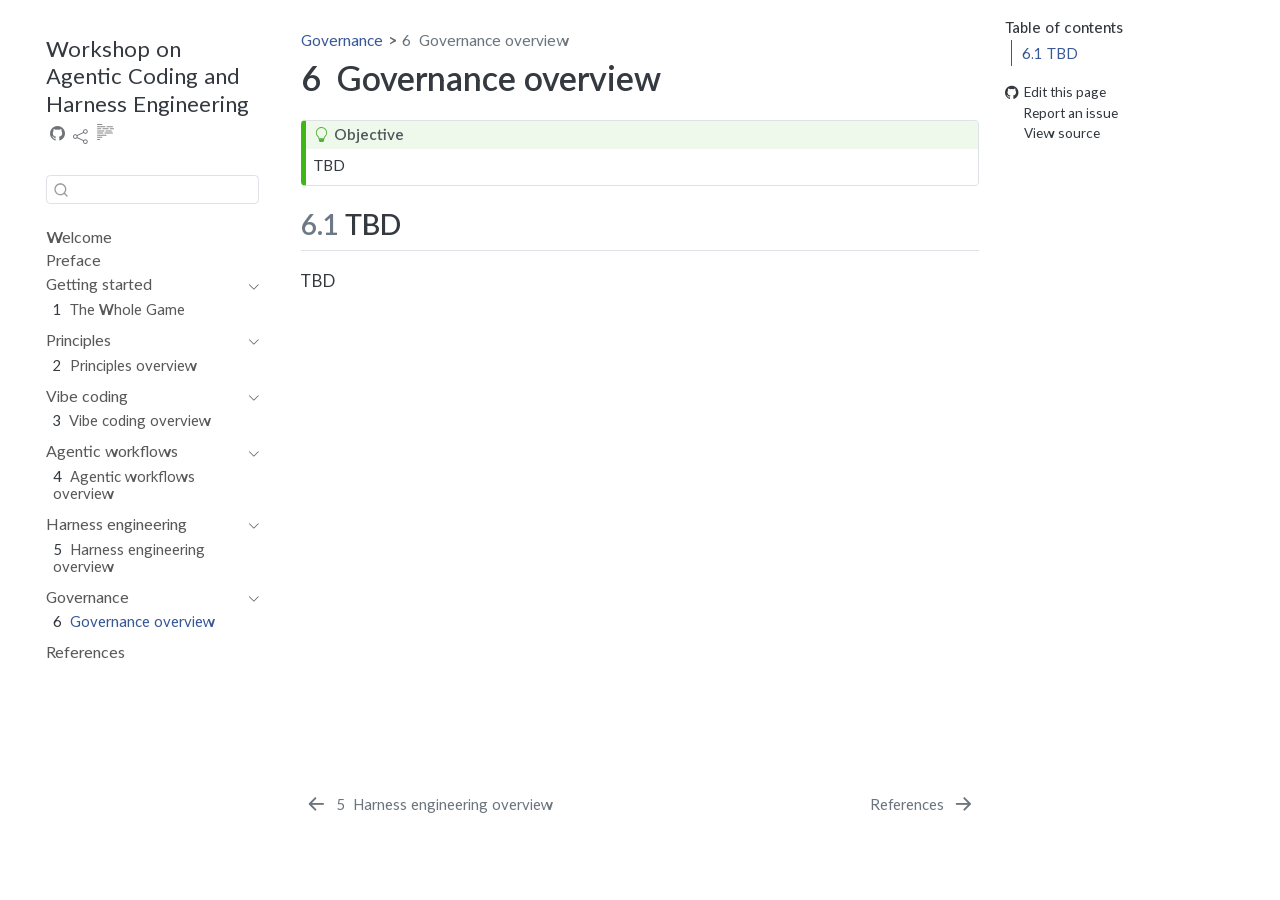
<file: governance-overview.html>
<!DOCTYPE html>
<html xmlns="http://www.w3.org/1999/xhtml" lang="en" xml:lang="en"><head>

<meta charset="utf-8">
<meta name="generator" content="quarto-1.10.19">

<meta name="viewport" content="width=device-width, initial-scale=1.0, user-scalable=yes">

<meta name="description" content="A beginner-friendly workshop on vibe coding, agentic workflows, and harness engineering. Build a self-validating loop that turns research intent into regulatory-compliant statistical reality and become an AI-native professional at the new frontier of statistical computing.">

<title>6&nbsp; Governance overview – Workshop on Agentic Coding and Harness Engineering</title>
<style>
/* Default styles provided by pandoc.
** See https://pandoc.org/MANUAL.html#variables-for-html for config info.
*/
span.smallcaps{font-variant: small-caps;}
div.columns{display: flex; gap: 1.5em;}
div.column{flex: auto;}
@media screen {
div.columns{gap: min(4vw, 1.5em);}
div.column{overflow-x: auto;}
}
div.hanging-indent{margin-left: 1.5em; text-indent: -1.5em;}
ul.task-list{list-style: none;}
ul.task-list li input[type="checkbox"] {
  width: 0.8em;
  margin: 0 0.8em 0.2em -1em; /* quarto-specific, see https://github.com/quarto-dev/quarto-cli/issues/4556 */ 
  vertical-align: middle;
}
</style>


<script src="site_libs/quarto-nav/quarto-nav.js"></script>
<script src="site_libs/quarto-nav/headroom.min.js"></script>
<script src="site_libs/clipboard/clipboard.min.js"></script>
<script src="site_libs/quarto-search/autocomplete.umd.js"></script>
<script src="site_libs/quarto-search/fuse.min.js"></script>
<script src="site_libs/quarto-search/quarto-search.js"></script>
<meta name="quarto:offset" content="./">
<link href="./references.html" rel="next">
<link href="./harness-engineering-overview.html" rel="prev">
<link href="./assets/favicon.png" rel="icon" type="image/png">
<script src="site_libs/quarto-html/quarto.js" type="module"></script>
<script src="site_libs/quarto-html/tabsets/tabsets.js" type="module"></script>
<script src="site_libs/quarto-html/popper.min.js"></script>
<script src="site_libs/quarto-html/tippy.umd.min.js"></script>
<script src="site_libs/quarto-html/anchor.min.js"></script>
<link href="site_libs/quarto-html/tippy.css" rel="stylesheet">
<link href="site_libs/quarto-html/quarto-syntax-highlighting-bf27225e3a48a9273f3daa8f8e829971.css" rel="stylesheet" id="quarto-text-highlighting-styles">
<script src="site_libs/bootstrap/bootstrap.min.js"></script>
<link href="site_libs/bootstrap/bootstrap-icons.css" rel="stylesheet">
<link href="site_libs/bootstrap/bootstrap-fe9e0f27117e93d3fa74e68f390e213b.min.css" rel="stylesheet" append-hash="true" id="quarto-bootstrap" data-mode="light">
<script id="quarto-search-options" type="application/json">{
  "location": "sidebar",
  "copy-button": false,
  "collapse-after": 3,
  "panel-placement": "start",
  "type": "textbox",
  "limit": 50,
  "keyboard-shortcut": [
    "f",
    "/",
    "s"
  ],
  "show-item-context": false,
  "language": {
    "search-no-results-text": "No results",
    "search-matching-documents-text": "matching documents",
    "search-copy-link-title": "Copy link to search",
    "search-hide-matches-text": "Hide additional matches",
    "search-more-match-text": "more match in this document",
    "search-more-matches-text": "more matches in this document",
    "search-clear-button-title": "Clear",
    "search-text-placeholder": "",
    "search-detached-cancel-button-title": "Cancel",
    "search-submit-button-title": "Submit",
    "search-label": "Search"
  }
}</script>


<meta property="og:title" content="6&nbsp; Governance overview – Workshop on Agentic Coding and Harness Engineering">
<meta property="og:description" content="A beginner-friendly workshop on vibe coding, agentic workflows, and harness engineering. Build a self-validating loop that turns research intent into regulatory-compliant statistical reality and become an AI-native professional at the new frontier of statistical computing.">
<meta property="og:image" content="https://bbsw-org.github.io/agent-coding-workshop/assets/preview.png">
<meta property="og:site_name" content="Workshop on Agentic Coding and Harness Engineering">
<meta property="og:image:height" content="640">
<meta property="og:image:width" content="1280">
<meta name="twitter:title" content="6&nbsp; Governance overview – Workshop on Agentic Coding and Harness Engineering">
<meta name="twitter:description" content="A beginner-friendly workshop on vibe coding, agentic workflows, and harness engineering. Build a self-validating loop that turns research intent into regulatory-compliant statistical reality and become an AI-native professional at the new frontier of statistical computing.">
<meta name="twitter:image" content="https://bbsw-org.github.io/agent-coding-workshop/assets/preview.png">
<meta name="twitter:card" content="summary_large_image">
<meta name="twitter:image-height" content="640">
<meta name="twitter:image-width" content="1280">
</head>

<body class="nav-sidebar floating quarto-light">

<div id="quarto-search-results"></div>
  <header id="quarto-header" class="headroom fixed-top">
  <nav class="quarto-secondary-nav">
    <div class="container-fluid d-flex">
      <button type="button" class="quarto-btn-toggle btn" data-bs-toggle="collapse" role="button" data-bs-target=".quarto-sidebar-collapse-item" aria-controls="quarto-sidebar" aria-expanded="false" aria-label="Toggle sidebar navigation" onclick="if (window.quartoToggleHeadroom) { window.quartoToggleHeadroom(); }">
        <i class="bi bi-layout-text-sidebar-reverse"></i>
      </button>
        <nav class="quarto-page-breadcrumbs" aria-label="breadcrumb"><ol class="breadcrumb"><li class="breadcrumb-item"><a href="./governance-overview.html">Governance</a></li><li class="breadcrumb-item"><a href="./governance-overview.html"><span class="chapter-number">6</span>&nbsp; <span class="chapter-title">Governance overview</span></a></li></ol></nav>
        <a class="flex-grow-1" role="navigation" data-bs-toggle="collapse" data-bs-target=".quarto-sidebar-collapse-item" aria-controls="quarto-sidebar" aria-expanded="false" aria-label="Toggle sidebar navigation" onclick="if (window.quartoToggleHeadroom) { window.quartoToggleHeadroom(); }">      
        </a>
      <button type="button" class="btn quarto-search-button" aria-label="Search" onclick="window.quartoOpenSearch();">
        <i class="bi bi-search"></i>
      </button>
    </div>
  </nav>
</header>
<!-- content -->
<div id="quarto-content" class="quarto-container page-columns page-rows-contents page-layout-article">
<!-- sidebar -->
  <nav id="quarto-sidebar" class="sidebar collapse collapse-horizontal quarto-sidebar-collapse-item sidebar-navigation floating overflow-auto">
    <div class="pt-lg-2 mt-2 text-left sidebar-header">
    <div class="sidebar-title mb-0 py-0">
      <a href="./">Workshop on Agentic Coding and Harness Engineering</a> 
        <div class="sidebar-tools-main tools-wide">
    <a href="https://github.com/BBSW-org/agentic-coding-workshop" title="Source Code" class="quarto-navigation-tool px-1" aria-label="Source Code"><i class="bi bi-github"></i></a>
    <div class="dropdown">
      <a href="" title="Share" id="quarto-navigation-tool-dropdown-0" class="quarto-navigation-tool dropdown-toggle px-1" data-bs-toggle="dropdown" aria-expanded="false" role="link" aria-label="Share"><i class="bi bi-share"></i></a>
      <ul class="dropdown-menu" aria-labelledby="quarto-navigation-tool-dropdown-0">
          <li>
            <a class="dropdown-item sidebar-tools-main-item" href="https://twitter.com/intent/tweet?url=|url|">
              <i class="bi bi-twitter pe-1"></i>
            Twitter
            </a>
          </li>
          <li>
            <a class="dropdown-item sidebar-tools-main-item" href="https://www.linkedin.com/sharing/share-offsite/?url=|url|">
              <i class="bi bi-linkedin pe-1"></i>
            LinkedIn
            </a>
          </li>
      </ul>
    </div>
  <a href="" class="quarto-reader-toggle quarto-navigation-tool px-1" onclick="window.quartoToggleReader(); return false;" title="Toggle reader mode">
  <div class="quarto-reader-toggle-btn">
  <i class="bi"></i>
  </div>
</a>
</div>
    </div>
      </div>
        <div class="mt-2 flex-shrink-0 align-items-center">
        <div class="sidebar-search">
        <div id="quarto-search" class="" title="Search"></div>
        </div>
        </div>
    <div class="sidebar-menu-container"> 
    <ul class="list-unstyled mt-1">
        <li class="sidebar-item">
  <div class="sidebar-item-container"> 
  <a href="./index.html" class="sidebar-item-text sidebar-link">
 <span class="menu-text">Welcome</span></a>
  </div>
</li>
        <li class="sidebar-item">
  <div class="sidebar-item-container"> 
  <a href="./preface.html" class="sidebar-item-text sidebar-link">
 <span class="menu-text">Preface</span></a>
  </div>
</li>
        <li class="sidebar-item sidebar-item-section">
      <div class="sidebar-item-container"> 
            <a class="sidebar-item-text sidebar-link text-start" data-bs-toggle="collapse" data-bs-target="#quarto-sidebar-section-1" role="navigation" aria-expanded="true">
 <span class="menu-text">Getting started</span></a>
          <a class="sidebar-item-toggle text-start" data-bs-toggle="collapse" data-bs-target="#quarto-sidebar-section-1" role="navigation" aria-expanded="true" aria-label="Toggle section">
            <i class="bi bi-chevron-right ms-2"></i>
          </a> 
      </div>
      <ul id="quarto-sidebar-section-1" class="collapse list-unstyled sidebar-section depth1 show">  
          <li class="sidebar-item">
  <div class="sidebar-item-container"> 
  <a href="./whole-game.html" class="sidebar-item-text sidebar-link">
 <span class="menu-text"><span class="chapter-number">1</span>&nbsp; <span class="chapter-title">The Whole Game</span></span></a>
  </div>
</li>
      </ul>
  </li>
        <li class="sidebar-item sidebar-item-section">
      <div class="sidebar-item-container"> 
            <a class="sidebar-item-text sidebar-link text-start" data-bs-toggle="collapse" data-bs-target="#quarto-sidebar-section-2" role="navigation" aria-expanded="true">
 <span class="menu-text">Principles</span></a>
          <a class="sidebar-item-toggle text-start" data-bs-toggle="collapse" data-bs-target="#quarto-sidebar-section-2" role="navigation" aria-expanded="true" aria-label="Toggle section">
            <i class="bi bi-chevron-right ms-2"></i>
          </a> 
      </div>
      <ul id="quarto-sidebar-section-2" class="collapse list-unstyled sidebar-section depth1 show">  
          <li class="sidebar-item">
  <div class="sidebar-item-container"> 
  <a href="./principle-overview.html" class="sidebar-item-text sidebar-link">
 <span class="menu-text"><span class="chapter-number">2</span>&nbsp; <span class="chapter-title">Principles overview</span></span></a>
  </div>
</li>
      </ul>
  </li>
        <li class="sidebar-item sidebar-item-section">
      <div class="sidebar-item-container"> 
            <a class="sidebar-item-text sidebar-link text-start" data-bs-toggle="collapse" data-bs-target="#quarto-sidebar-section-3" role="navigation" aria-expanded="true">
 <span class="menu-text">Vibe coding</span></a>
          <a class="sidebar-item-toggle text-start" data-bs-toggle="collapse" data-bs-target="#quarto-sidebar-section-3" role="navigation" aria-expanded="true" aria-label="Toggle section">
            <i class="bi bi-chevron-right ms-2"></i>
          </a> 
      </div>
      <ul id="quarto-sidebar-section-3" class="collapse list-unstyled sidebar-section depth1 show">  
          <li class="sidebar-item">
  <div class="sidebar-item-container"> 
  <a href="./vibe-coding-overview.html" class="sidebar-item-text sidebar-link">
 <span class="menu-text"><span class="chapter-number">3</span>&nbsp; <span class="chapter-title">Vibe coding overview</span></span></a>
  </div>
</li>
      </ul>
  </li>
        <li class="sidebar-item sidebar-item-section">
      <div class="sidebar-item-container"> 
            <a class="sidebar-item-text sidebar-link text-start" data-bs-toggle="collapse" data-bs-target="#quarto-sidebar-section-4" role="navigation" aria-expanded="true">
 <span class="menu-text">Agentic workflows</span></a>
          <a class="sidebar-item-toggle text-start" data-bs-toggle="collapse" data-bs-target="#quarto-sidebar-section-4" role="navigation" aria-expanded="true" aria-label="Toggle section">
            <i class="bi bi-chevron-right ms-2"></i>
          </a> 
      </div>
      <ul id="quarto-sidebar-section-4" class="collapse list-unstyled sidebar-section depth1 show">  
          <li class="sidebar-item">
  <div class="sidebar-item-container"> 
  <a href="./agentic-workflow-overview.html" class="sidebar-item-text sidebar-link">
 <span class="menu-text"><span class="chapter-number">4</span>&nbsp; <span class="chapter-title">Agentic workflows overview</span></span></a>
  </div>
</li>
      </ul>
  </li>
        <li class="sidebar-item sidebar-item-section">
      <div class="sidebar-item-container"> 
            <a class="sidebar-item-text sidebar-link text-start" data-bs-toggle="collapse" data-bs-target="#quarto-sidebar-section-5" role="navigation" aria-expanded="true">
 <span class="menu-text">Harness engineering</span></a>
          <a class="sidebar-item-toggle text-start" data-bs-toggle="collapse" data-bs-target="#quarto-sidebar-section-5" role="navigation" aria-expanded="true" aria-label="Toggle section">
            <i class="bi bi-chevron-right ms-2"></i>
          </a> 
      </div>
      <ul id="quarto-sidebar-section-5" class="collapse list-unstyled sidebar-section depth1 show">  
          <li class="sidebar-item">
  <div class="sidebar-item-container"> 
  <a href="./harness-engineering-overview.html" class="sidebar-item-text sidebar-link">
 <span class="menu-text"><span class="chapter-number">5</span>&nbsp; <span class="chapter-title">Harness engineering overview</span></span></a>
  </div>
</li>
      </ul>
  </li>
        <li class="sidebar-item sidebar-item-section">
      <div class="sidebar-item-container"> 
            <a class="sidebar-item-text sidebar-link text-start" data-bs-toggle="collapse" data-bs-target="#quarto-sidebar-section-6" role="navigation" aria-expanded="true">
 <span class="menu-text">Governance</span></a>
          <a class="sidebar-item-toggle text-start" data-bs-toggle="collapse" data-bs-target="#quarto-sidebar-section-6" role="navigation" aria-expanded="true" aria-label="Toggle section">
            <i class="bi bi-chevron-right ms-2"></i>
          </a> 
      </div>
      <ul id="quarto-sidebar-section-6" class="collapse list-unstyled sidebar-section depth1 show">  
          <li class="sidebar-item">
  <div class="sidebar-item-container"> 
  <a href="./governance-overview.html" class="sidebar-item-text sidebar-link active">
 <span class="menu-text"><span class="chapter-number">6</span>&nbsp; <span class="chapter-title">Governance overview</span></span></a>
  </div>
</li>
      </ul>
  </li>
        <li class="sidebar-item">
  <div class="sidebar-item-container"> 
  <a href="./references.html" class="sidebar-item-text sidebar-link">
 <span class="menu-text">References</span></a>
  </div>
</li>
    </ul>
    </div>
</nav>
<div id="quarto-sidebar-glass" class="quarto-sidebar-collapse-item" data-bs-toggle="collapse" data-bs-target=".quarto-sidebar-collapse-item"></div>
<!-- margin-sidebar -->
    <div id="quarto-margin-sidebar" class="sidebar margin-sidebar">
        <nav id="TOC" role="doc-toc" class="toc-active">
    <h2 id="toc-title">Table of contents</h2>
   
  <ul>
  <li><a href="#tbd" id="toc-tbd" class="nav-link active" data-scroll-target="#tbd"><span class="header-section-number">6.1</span> TBD</a></li>
  </ul>
<div class="toc-actions"><ul><li><a href="https://github.com/BBSW-org/agentic-coding-workshop/edit/main/governance-overview.qmd" class="toc-action"><i class="bi bi-github"></i>Edit this page</a></li><li><a href="https://github.com/BBSW-org/agentic-coding-workshop/issues/new" class="toc-action"><i class="bi empty"></i>Report an issue</a></li><li><a href="https://github.com/BBSW-org/agentic-coding-workshop/blob/main/governance-overview.qmd" class="toc-action"><i class="bi empty"></i>View source</a></li></ul></div></nav>
    </div>
<!-- main -->
<main class="content" id="quarto-document-content">

<header id="title-block-header" class="quarto-title-block default"><nav class="quarto-page-breadcrumbs quarto-title-breadcrumbs d-none d-lg-block" aria-label="breadcrumb"><ol class="breadcrumb"><li class="breadcrumb-item"><a href="./governance-overview.html">Governance</a></li><li class="breadcrumb-item"><a href="./governance-overview.html"><span class="chapter-number">6</span>&nbsp; <span class="chapter-title">Governance overview</span></a></li></ol></nav>
<div class="quarto-title">
<h1 class="title"><span id="sec-governance-overview" class="quarto-section-identifier"><span class="chapter-number">6</span>&nbsp; <span class="chapter-title">Governance overview</span></span></h1>
</div>



<div class="quarto-title-meta">

    
  
    
  </div>
  


</header>


<div class="callout callout-style-default callout-tip callout-titled">
<div class="callout-header d-flex align-content-center">
<div class="callout-icon-container">
<i class="callout-icon"></i>
</div>
<div class="callout-title-container flex-fill">
<span class="screen-reader-only">Tip</span>Objective
</div>
</div>
<div class="callout-body-container callout-body">
<p>TBD</p>
</div>
</div>
<section id="tbd" class="level2" data-number="6.1">
<h2 data-number="6.1" class="anchored" data-anchor-id="tbd"><span class="header-section-number">6.1</span> TBD</h2>
<p>TBD</p>


</section>

</main> <!-- /main -->
<script id="quarto-html-after-body" type="application/javascript">
  window.document.addEventListener("DOMContentLoaded", function (event) {
    const icon = "";
    const anchorJS = new window.AnchorJS();
    anchorJS.options = {
      placement: 'right',
      icon: icon
    };
    anchorJS.add('.anchored');
    const isCodeAnnotation = (el) => {
      for (const clz of el.classList) {
        if (clz.startsWith('code-annotation-')) {                     
          return true;
        }
      }
      return false;
    }
    const onCopySuccess = function(e) {
      // button target
      const button = e.trigger;
      // don't keep focus
      button.blur();
      // flash "checked"
      button.classList.add('code-copy-button-checked');
      var currentTitle = button.getAttribute("title");
      button.setAttribute("title", "Copied!");
      let tooltip;
      if (window.bootstrap) {
        button.setAttribute("data-bs-toggle", "tooltip");
        button.setAttribute("data-bs-placement", "left");
        button.setAttribute("data-bs-title", "Copied!");
        tooltip = new bootstrap.Tooltip(button, 
          { trigger: "manual", 
            customClass: "code-copy-button-tooltip",
            offset: [0, -8]});
        tooltip.show();    
      }
      setTimeout(function() {
        if (tooltip) {
          tooltip.hide();
          button.removeAttribute("data-bs-title");
          button.removeAttribute("data-bs-toggle");
          button.removeAttribute("data-bs-placement");
        }
        button.setAttribute("title", currentTitle);
        button.classList.remove('code-copy-button-checked');
      }, 1000);
      // clear code selection
      e.clearSelection();
    }
    const getTextToCopy = function(trigger) {
      const outerScaffold = trigger.parentElement.cloneNode(true);
      const codeEl = outerScaffold.querySelector('code');
      for (const childEl of codeEl.children) {
        if (isCodeAnnotation(childEl)) {
          childEl.remove();
        }
      }
      return codeEl.innerText;
    }
    const clipboard = new window.ClipboardJS('.code-copy-button:not([data-in-quarto-modal])', {
      text: getTextToCopy
    });
    clipboard.on('success', onCopySuccess);
    if (window.document.getElementById('quarto-embedded-source-code-modal')) {
      const clipboardModal = new window.ClipboardJS('.code-copy-button[data-in-quarto-modal]', {
        text: getTextToCopy,
        container: window.document.getElementById('quarto-embedded-source-code-modal')
      });
      clipboardModal.on('success', onCopySuccess);
    }
      var localhostRegex = new RegExp(/^(?:http|https):\/\/localhost\:?[0-9]*\//);
      var mailtoRegex = new RegExp(/^mailto:/);
        var filterRegex = new RegExp("https:\/\/bbsw-org\.github\.io\/agent-coding-workshop\/");
      var isInternal = (href) => {
          return filterRegex.test(href) || localhostRegex.test(href) || mailtoRegex.test(href);
      }
      // Inspect non-navigation links and adorn them if external
     var links = window.document.querySelectorAll('a[href]:not(.nav-link):not(.navbar-brand):not(.toc-action):not(.sidebar-link):not(.sidebar-item-toggle):not(.pagination-link):not(.no-external):not([aria-hidden]):not(.dropdown-item):not(.quarto-navigation-tool):not(.about-link)');
      for (var i=0; i<links.length; i++) {
        const link = links[i];
        if (!isInternal(link.href)) {
          // undo the damage that might have been done by quarto-nav.js in the case of
          // links that we want to consider external
          if (link.dataset.originalHref !== undefined) {
            link.href = link.dataset.originalHref;
          }
        }
      }
    function tippyHover(el, contentFn, onTriggerFn, onUntriggerFn) {
      const config = {
        allowHTML: true,
        maxWidth: 500,
        delay: 100,
        arrow: false,
        appendTo: function(el) {
            return el.parentElement;
        },
        interactive: true,
        interactiveBorder: 10,
        theme: 'quarto',
        placement: 'bottom-start',
      };
      if (contentFn) {
        config.content = contentFn;
      }
      if (onTriggerFn) {
        config.onTrigger = onTriggerFn;
      }
      if (onUntriggerFn) {
        config.onUntrigger = onUntriggerFn;
      }
      window.tippy(el, config); 
    }
    const noterefs = window.document.querySelectorAll('a[role="doc-noteref"]');
    for (var i=0; i<noterefs.length; i++) {
      const ref = noterefs[i];
      tippyHover(ref, function() {
        // use id or data attribute instead here
        let href = ref.getAttribute('data-footnote-href') || ref.getAttribute('href');
        try { href = new URL(href).hash; } catch {}
        const id = href.replace(/^#\/?/, "");
        const note = window.document.getElementById(id);
        if (note) {
          return note.innerHTML;
        } else {
          return "";
        }
      });
    }
    const xrefs = window.document.querySelectorAll('a.quarto-xref');
    const processXRef = (id, note) => {
      // Strip column container classes
      const stripColumnClz = (el) => {
        el.classList.remove("page-full", "page-columns");
        if (el.children) {
          for (const child of el.children) {
            stripColumnClz(child);
          }
        }
      }
      stripColumnClz(note)
      if (id === null || id.startsWith('sec-')) {
        // Special case sections, only their first couple elements
        const container = document.createElement("div");
        if (note.children && note.children.length > 2) {
          container.appendChild(note.children[0].cloneNode(true));
          for (let i = 1; i < note.children.length; i++) {
            const child = note.children[i];
            if (child.tagName === "P" && child.innerText === "") {
              continue;
            } else {
              container.appendChild(child.cloneNode(true));
              break;
            }
          }
          if (window.Quarto?.typesetMath) {
            window.Quarto.typesetMath(container);
          }
          return container.innerHTML
        } else {
          if (window.Quarto?.typesetMath) {
            window.Quarto.typesetMath(note);
          }
          return note.innerHTML;
        }
      } else {
        // Remove any anchor links if they are present
        const anchorLink = note.querySelector('a.anchorjs-link');
        if (anchorLink) {
          anchorLink.remove();
        }
        if (window.Quarto?.typesetMath) {
          window.Quarto.typesetMath(note);
        }
        if (note.classList.contains("callout")) {
          return note.outerHTML;
        } else {
          return note.innerHTML;
        }
      }
    }
    for (var i=0; i<xrefs.length; i++) {
      const xref = xrefs[i];
      tippyHover(xref, undefined, function(instance) {
        instance.disable();
        let url = xref.getAttribute('href');
        let hash = undefined; 
        if (url.startsWith('#')) {
          hash = url;
        } else {
          try { hash = new URL(url).hash; } catch {}
        }
        if (hash) {
          const id = hash.replace(/^#\/?/, "");
          const note = window.document.getElementById(id);
          if (note !== null) {
            try {
              const html = processXRef(id, note.cloneNode(true));
              instance.setContent(html);
            } finally {
              instance.enable();
              instance.show();
            }
          } else {
            // See if we can fetch this
            fetch(url.split('#')[0])
            .then(res => res.text())
            .then(html => {
              const parser = new DOMParser();
              const htmlDoc = parser.parseFromString(html, "text/html");
              const note = htmlDoc.getElementById(id);
              if (note !== null) {
                const html = processXRef(id, note);
                instance.setContent(html);
              } 
            }).finally(() => {
              instance.enable();
              instance.show();
            });
          }
        } else {
          // See if we can fetch a full url (with no hash to target)
          // This is a special case and we should probably do some content thinning / targeting
          fetch(url)
          .then(res => res.text())
          .then(html => {
            const parser = new DOMParser();
            const htmlDoc = parser.parseFromString(html, "text/html");
            const note = htmlDoc.querySelector('main.content');
            if (note !== null) {
              // This should only happen for chapter cross references
              // (since there is no id in the URL)
              // remove the first header
              if (note.children.length > 0 && note.children[0].tagName === "HEADER") {
                note.children[0].remove();
              }
              const html = processXRef(null, note);
              instance.setContent(html);
            } 
          }).finally(() => {
            instance.enable();
            instance.show();
          });
        }
      }, function(instance) {
      });
    }
        let selectedAnnoteEl;
        const selectorForAnnotation = ( cell, annotation) => {
          let cellAttr = 'data-code-cell="' + cell + '"';
          let lineAttr = 'data-code-annotation="' +  annotation + '"';
          const selector = 'span[' + cellAttr + '][' + lineAttr + ']';
          return selector;
        }
        const selectCodeLines = (annoteEl) => {
          const doc = window.document;
          const targetCell = annoteEl.getAttribute("data-target-cell");
          const targetAnnotation = annoteEl.getAttribute("data-target-annotation");
          const annoteSpan = window.document.querySelector(selectorForAnnotation(targetCell, targetAnnotation));
          const lines = annoteSpan.getAttribute("data-code-lines").split(",");
          const lineIds = lines.map((line) => {
            return targetCell + "-" + line;
          })
          let top = null;
          let height = null;
          let parent = null;
          if (lineIds.length > 0) {
              //compute the position of the single el (top and bottom and make a div)
              const el = window.document.getElementById(lineIds[0]);
              top = el.offsetTop;
              height = el.offsetHeight;
              parent = el.parentElement.parentElement;
            if (lineIds.length > 1) {
              const lastEl = window.document.getElementById(lineIds[lineIds.length - 1]);
              const bottom = lastEl.offsetTop + lastEl.offsetHeight;
              height = bottom - top;
            }
            if (top !== null && height !== null && parent !== null) {
              // cook up a div (if necessary) and position it 
              let div = window.document.getElementById("code-annotation-line-highlight");
              if (div === null) {
                div = window.document.createElement("div");
                div.setAttribute("id", "code-annotation-line-highlight");
                div.style.position = 'absolute';
                parent.appendChild(div);
              }
              div.style.top = top - 2 + "px";
              div.style.height = height + 4 + "px";
              div.style.left = 0;
              let gutterDiv = window.document.getElementById("code-annotation-line-highlight-gutter");
              if (gutterDiv === null) {
                gutterDiv = window.document.createElement("div");
                gutterDiv.setAttribute("id", "code-annotation-line-highlight-gutter");
                gutterDiv.style.position = 'absolute';
                const codeCell = window.document.getElementById(targetCell);
                const gutter = codeCell.querySelector('.code-annotation-gutter');
                gutter.appendChild(gutterDiv);
              }
              gutterDiv.style.top = top - 2 + "px";
              gutterDiv.style.height = height + 4 + "px";
            }
            selectedAnnoteEl = annoteEl;
          }
        };
        const unselectCodeLines = () => {
          const elementsIds = ["code-annotation-line-highlight", "code-annotation-line-highlight-gutter"];
          elementsIds.forEach((elId) => {
            const div = window.document.getElementById(elId);
            if (div) {
              div.remove();
            }
          });
          selectedAnnoteEl = undefined;
        };
          // Handle positioning of the toggle
      window.addEventListener(
        "resize",
        throttle(() => {
          elRect = undefined;
          if (selectedAnnoteEl) {
            selectCodeLines(selectedAnnoteEl);
          }
        }, 10)
      );
      function throttle(fn, ms) {
      let throttle = false;
      let timer;
        return (...args) => {
          if(!throttle) { // first call gets through
              fn.apply(this, args);
              throttle = true;
          } else { // all the others get throttled
              if(timer) clearTimeout(timer); // cancel #2
              timer = setTimeout(() => {
                fn.apply(this, args);
                timer = throttle = false;
              }, ms);
          }
        };
      }
        // Attach click handler to the DT
        const annoteDls = window.document.querySelectorAll('dt[data-target-cell]');
        for (const annoteDlNode of annoteDls) {
          annoteDlNode.addEventListener('click', (event) => {
            const clickedEl = event.target;
            if (clickedEl !== selectedAnnoteEl) {
              unselectCodeLines();
              const activeEl = window.document.querySelector('dt[data-target-cell].code-annotation-active');
              if (activeEl) {
                activeEl.classList.remove('code-annotation-active');
              }
              selectCodeLines(clickedEl);
              clickedEl.classList.add('code-annotation-active');
            } else {
              // Unselect the line
              unselectCodeLines();
              clickedEl.classList.remove('code-annotation-active');
            }
          });
        }
    const findCites = (el) => {
      const parentEl = el.parentElement;
      if (parentEl) {
        const cites = parentEl.dataset.cites;
        if (cites) {
          return {
            el,
            cites: cites.split(' ')
          };
        } else {
          return findCites(el.parentElement)
        }
      } else {
        return undefined;
      }
    };
    var bibliorefs = window.document.querySelectorAll('a[role="doc-biblioref"]');
    for (var i=0; i<bibliorefs.length; i++) {
      const ref = bibliorefs[i];
      const citeInfo = findCites(ref);
      if (citeInfo) {
        tippyHover(citeInfo.el, function() {
          var popup = window.document.createElement('div');
          citeInfo.cites.forEach(function(cite) {
            var citeDiv = window.document.createElement('div');
            citeDiv.classList.add('hanging-indent');
            citeDiv.classList.add('csl-entry');
            var biblioDiv = window.document.getElementById('ref-' + cite);
            if (biblioDiv) {
              citeDiv.innerHTML = biblioDiv.innerHTML;
            }
            popup.appendChild(citeDiv);
          });
          return popup.innerHTML;
        });
      }
    }
  });
  </script>
<nav class="page-navigation">
  <div class="nav-page nav-page-previous">
      <a href="./harness-engineering-overview.html" class="pagination-link" aria-label="Harness engineering overview">
        <i class="bi bi-arrow-left-short"></i> <span class="nav-page-text"><span class="chapter-number">5</span>&nbsp; <span class="chapter-title">Harness engineering overview</span></span>
      </a>          
  </div>
  <div class="nav-page nav-page-next">
      <a href="./references.html" class="pagination-link" aria-label="References">
        <span class="nav-page-text">References</span> <i class="bi bi-arrow-right-short"></i>
      </a>
  </div>
</nav>
</div> <!-- /content -->




<footer class="footer"><div class="nav-footer"><div class="nav-footer-center"><div class="toc-actions d-sm-block d-md-none"><ul><li><a href="https://github.com/BBSW-org/agentic-coding-workshop/edit/main/governance-overview.qmd" class="toc-action"><i class="bi bi-github"></i>Edit this page</a></li><li><a href="https://github.com/BBSW-org/agentic-coding-workshop/issues/new" class="toc-action"><i class="bi empty"></i>Report an issue</a></li><li><a href="https://github.com/BBSW-org/agentic-coding-workshop/blob/main/governance-overview.qmd" class="toc-action"><i class="bi empty"></i>View source</a></li></ul></div></div></div></footer></body></html>
</file>
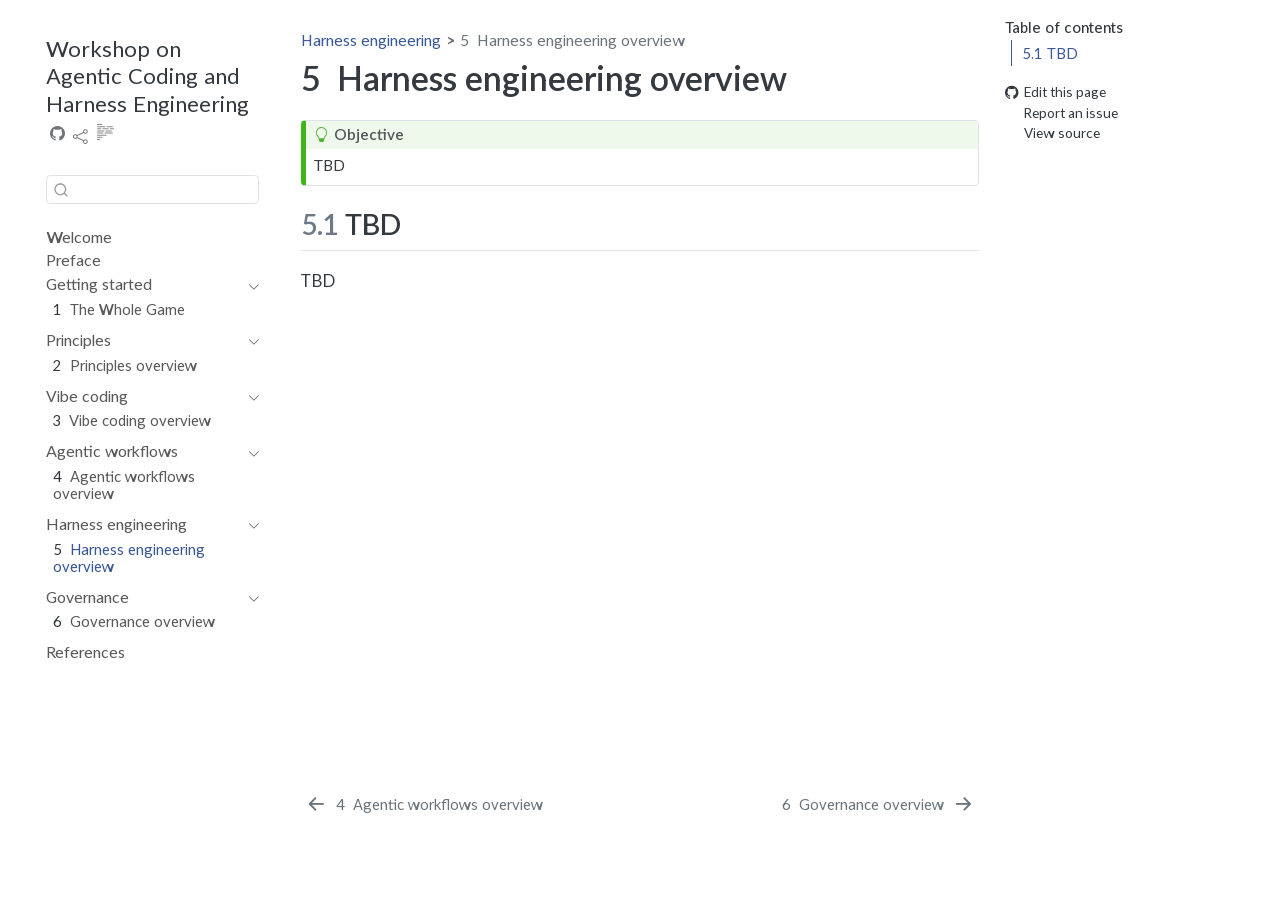
<file: harness-engineering-overview.html>
<!DOCTYPE html>
<html xmlns="http://www.w3.org/1999/xhtml" lang="en" xml:lang="en"><head>

<meta charset="utf-8">
<meta name="generator" content="quarto-1.10.19">

<meta name="viewport" content="width=device-width, initial-scale=1.0, user-scalable=yes">

<meta name="description" content="A beginner-friendly workshop on vibe coding, agentic workflows, and harness engineering. Build a self-validating loop that turns research intent into regulatory-compliant statistical reality and become an AI-native professional at the new frontier of statistical computing.">

<title>5&nbsp; Harness engineering overview – Workshop on Agentic Coding and Harness Engineering</title>
<style>
/* Default styles provided by pandoc.
** See https://pandoc.org/MANUAL.html#variables-for-html for config info.
*/
span.smallcaps{font-variant: small-caps;}
div.columns{display: flex; gap: 1.5em;}
div.column{flex: auto;}
@media screen {
div.columns{gap: min(4vw, 1.5em);}
div.column{overflow-x: auto;}
}
div.hanging-indent{margin-left: 1.5em; text-indent: -1.5em;}
ul.task-list{list-style: none;}
ul.task-list li input[type="checkbox"] {
  width: 0.8em;
  margin: 0 0.8em 0.2em -1em; /* quarto-specific, see https://github.com/quarto-dev/quarto-cli/issues/4556 */ 
  vertical-align: middle;
}
</style>


<script src="site_libs/quarto-nav/quarto-nav.js"></script>
<script src="site_libs/quarto-nav/headroom.min.js"></script>
<script src="site_libs/clipboard/clipboard.min.js"></script>
<script src="site_libs/quarto-search/autocomplete.umd.js"></script>
<script src="site_libs/quarto-search/fuse.min.js"></script>
<script src="site_libs/quarto-search/quarto-search.js"></script>
<meta name="quarto:offset" content="./">
<link href="./governance-overview.html" rel="next">
<link href="./agentic-workflow-overview.html" rel="prev">
<link href="./assets/favicon.png" rel="icon" type="image/png">
<script src="site_libs/quarto-html/quarto.js" type="module"></script>
<script src="site_libs/quarto-html/tabsets/tabsets.js" type="module"></script>
<script src="site_libs/quarto-html/popper.min.js"></script>
<script src="site_libs/quarto-html/tippy.umd.min.js"></script>
<script src="site_libs/quarto-html/anchor.min.js"></script>
<link href="site_libs/quarto-html/tippy.css" rel="stylesheet">
<link href="site_libs/quarto-html/quarto-syntax-highlighting-bf27225e3a48a9273f3daa8f8e829971.css" rel="stylesheet" id="quarto-text-highlighting-styles">
<script src="site_libs/bootstrap/bootstrap.min.js"></script>
<link href="site_libs/bootstrap/bootstrap-icons.css" rel="stylesheet">
<link href="site_libs/bootstrap/bootstrap-fe9e0f27117e93d3fa74e68f390e213b.min.css" rel="stylesheet" append-hash="true" id="quarto-bootstrap" data-mode="light">
<script id="quarto-search-options" type="application/json">{
  "location": "sidebar",
  "copy-button": false,
  "collapse-after": 3,
  "panel-placement": "start",
  "type": "textbox",
  "limit": 50,
  "keyboard-shortcut": [
    "f",
    "/",
    "s"
  ],
  "show-item-context": false,
  "language": {
    "search-no-results-text": "No results",
    "search-matching-documents-text": "matching documents",
    "search-copy-link-title": "Copy link to search",
    "search-hide-matches-text": "Hide additional matches",
    "search-more-match-text": "more match in this document",
    "search-more-matches-text": "more matches in this document",
    "search-clear-button-title": "Clear",
    "search-text-placeholder": "",
    "search-detached-cancel-button-title": "Cancel",
    "search-submit-button-title": "Submit",
    "search-label": "Search"
  }
}</script>


<meta property="og:title" content="5&nbsp; Harness engineering overview – Workshop on Agentic Coding and Harness Engineering">
<meta property="og:description" content="A beginner-friendly workshop on vibe coding, agentic workflows, and harness engineering. Build a self-validating loop that turns research intent into regulatory-compliant statistical reality and become an AI-native professional at the new frontier of statistical computing.">
<meta property="og:image" content="https://bbsw-org.github.io/agent-coding-workshop/assets/preview.png">
<meta property="og:site_name" content="Workshop on Agentic Coding and Harness Engineering">
<meta property="og:image:height" content="640">
<meta property="og:image:width" content="1280">
<meta name="twitter:title" content="5&nbsp; Harness engineering overview – Workshop on Agentic Coding and Harness Engineering">
<meta name="twitter:description" content="A beginner-friendly workshop on vibe coding, agentic workflows, and harness engineering. Build a self-validating loop that turns research intent into regulatory-compliant statistical reality and become an AI-native professional at the new frontier of statistical computing.">
<meta name="twitter:image" content="https://bbsw-org.github.io/agent-coding-workshop/assets/preview.png">
<meta name="twitter:card" content="summary_large_image">
<meta name="twitter:image-height" content="640">
<meta name="twitter:image-width" content="1280">
</head>

<body class="nav-sidebar floating quarto-light">

<div id="quarto-search-results"></div>
  <header id="quarto-header" class="headroom fixed-top">
  <nav class="quarto-secondary-nav">
    <div class="container-fluid d-flex">
      <button type="button" class="quarto-btn-toggle btn" data-bs-toggle="collapse" role="button" data-bs-target=".quarto-sidebar-collapse-item" aria-controls="quarto-sidebar" aria-expanded="false" aria-label="Toggle sidebar navigation" onclick="if (window.quartoToggleHeadroom) { window.quartoToggleHeadroom(); }">
        <i class="bi bi-layout-text-sidebar-reverse"></i>
      </button>
        <nav class="quarto-page-breadcrumbs" aria-label="breadcrumb"><ol class="breadcrumb"><li class="breadcrumb-item"><a href="./harness-engineering-overview.html">Harness engineering</a></li><li class="breadcrumb-item"><a href="./harness-engineering-overview.html"><span class="chapter-number">5</span>&nbsp; <span class="chapter-title">Harness engineering overview</span></a></li></ol></nav>
        <a class="flex-grow-1" role="navigation" data-bs-toggle="collapse" data-bs-target=".quarto-sidebar-collapse-item" aria-controls="quarto-sidebar" aria-expanded="false" aria-label="Toggle sidebar navigation" onclick="if (window.quartoToggleHeadroom) { window.quartoToggleHeadroom(); }">      
        </a>
      <button type="button" class="btn quarto-search-button" aria-label="Search" onclick="window.quartoOpenSearch();">
        <i class="bi bi-search"></i>
      </button>
    </div>
  </nav>
</header>
<!-- content -->
<div id="quarto-content" class="quarto-container page-columns page-rows-contents page-layout-article">
<!-- sidebar -->
  <nav id="quarto-sidebar" class="sidebar collapse collapse-horizontal quarto-sidebar-collapse-item sidebar-navigation floating overflow-auto">
    <div class="pt-lg-2 mt-2 text-left sidebar-header">
    <div class="sidebar-title mb-0 py-0">
      <a href="./">Workshop on Agentic Coding and Harness Engineering</a> 
        <div class="sidebar-tools-main tools-wide">
    <a href="https://github.com/BBSW-org/agentic-coding-workshop" title="Source Code" class="quarto-navigation-tool px-1" aria-label="Source Code"><i class="bi bi-github"></i></a>
    <div class="dropdown">
      <a href="" title="Share" id="quarto-navigation-tool-dropdown-0" class="quarto-navigation-tool dropdown-toggle px-1" data-bs-toggle="dropdown" aria-expanded="false" role="link" aria-label="Share"><i class="bi bi-share"></i></a>
      <ul class="dropdown-menu" aria-labelledby="quarto-navigation-tool-dropdown-0">
          <li>
            <a class="dropdown-item sidebar-tools-main-item" href="https://twitter.com/intent/tweet?url=|url|">
              <i class="bi bi-twitter pe-1"></i>
            Twitter
            </a>
          </li>
          <li>
            <a class="dropdown-item sidebar-tools-main-item" href="https://www.linkedin.com/sharing/share-offsite/?url=|url|">
              <i class="bi bi-linkedin pe-1"></i>
            LinkedIn
            </a>
          </li>
      </ul>
    </div>
  <a href="" class="quarto-reader-toggle quarto-navigation-tool px-1" onclick="window.quartoToggleReader(); return false;" title="Toggle reader mode">
  <div class="quarto-reader-toggle-btn">
  <i class="bi"></i>
  </div>
</a>
</div>
    </div>
      </div>
        <div class="mt-2 flex-shrink-0 align-items-center">
        <div class="sidebar-search">
        <div id="quarto-search" class="" title="Search"></div>
        </div>
        </div>
    <div class="sidebar-menu-container"> 
    <ul class="list-unstyled mt-1">
        <li class="sidebar-item">
  <div class="sidebar-item-container"> 
  <a href="./index.html" class="sidebar-item-text sidebar-link">
 <span class="menu-text">Welcome</span></a>
  </div>
</li>
        <li class="sidebar-item">
  <div class="sidebar-item-container"> 
  <a href="./preface.html" class="sidebar-item-text sidebar-link">
 <span class="menu-text">Preface</span></a>
  </div>
</li>
        <li class="sidebar-item sidebar-item-section">
      <div class="sidebar-item-container"> 
            <a class="sidebar-item-text sidebar-link text-start" data-bs-toggle="collapse" data-bs-target="#quarto-sidebar-section-1" role="navigation" aria-expanded="true">
 <span class="menu-text">Getting started</span></a>
          <a class="sidebar-item-toggle text-start" data-bs-toggle="collapse" data-bs-target="#quarto-sidebar-section-1" role="navigation" aria-expanded="true" aria-label="Toggle section">
            <i class="bi bi-chevron-right ms-2"></i>
          </a> 
      </div>
      <ul id="quarto-sidebar-section-1" class="collapse list-unstyled sidebar-section depth1 show">  
          <li class="sidebar-item">
  <div class="sidebar-item-container"> 
  <a href="./whole-game.html" class="sidebar-item-text sidebar-link">
 <span class="menu-text"><span class="chapter-number">1</span>&nbsp; <span class="chapter-title">The Whole Game</span></span></a>
  </div>
</li>
      </ul>
  </li>
        <li class="sidebar-item sidebar-item-section">
      <div class="sidebar-item-container"> 
            <a class="sidebar-item-text sidebar-link text-start" data-bs-toggle="collapse" data-bs-target="#quarto-sidebar-section-2" role="navigation" aria-expanded="true">
 <span class="menu-text">Principles</span></a>
          <a class="sidebar-item-toggle text-start" data-bs-toggle="collapse" data-bs-target="#quarto-sidebar-section-2" role="navigation" aria-expanded="true" aria-label="Toggle section">
            <i class="bi bi-chevron-right ms-2"></i>
          </a> 
      </div>
      <ul id="quarto-sidebar-section-2" class="collapse list-unstyled sidebar-section depth1 show">  
          <li class="sidebar-item">
  <div class="sidebar-item-container"> 
  <a href="./principle-overview.html" class="sidebar-item-text sidebar-link">
 <span class="menu-text"><span class="chapter-number">2</span>&nbsp; <span class="chapter-title">Principles overview</span></span></a>
  </div>
</li>
      </ul>
  </li>
        <li class="sidebar-item sidebar-item-section">
      <div class="sidebar-item-container"> 
            <a class="sidebar-item-text sidebar-link text-start" data-bs-toggle="collapse" data-bs-target="#quarto-sidebar-section-3" role="navigation" aria-expanded="true">
 <span class="menu-text">Vibe coding</span></a>
          <a class="sidebar-item-toggle text-start" data-bs-toggle="collapse" data-bs-target="#quarto-sidebar-section-3" role="navigation" aria-expanded="true" aria-label="Toggle section">
            <i class="bi bi-chevron-right ms-2"></i>
          </a> 
      </div>
      <ul id="quarto-sidebar-section-3" class="collapse list-unstyled sidebar-section depth1 show">  
          <li class="sidebar-item">
  <div class="sidebar-item-container"> 
  <a href="./vibe-coding-overview.html" class="sidebar-item-text sidebar-link">
 <span class="menu-text"><span class="chapter-number">3</span>&nbsp; <span class="chapter-title">Vibe coding overview</span></span></a>
  </div>
</li>
      </ul>
  </li>
        <li class="sidebar-item sidebar-item-section">
      <div class="sidebar-item-container"> 
            <a class="sidebar-item-text sidebar-link text-start" data-bs-toggle="collapse" data-bs-target="#quarto-sidebar-section-4" role="navigation" aria-expanded="true">
 <span class="menu-text">Agentic workflows</span></a>
          <a class="sidebar-item-toggle text-start" data-bs-toggle="collapse" data-bs-target="#quarto-sidebar-section-4" role="navigation" aria-expanded="true" aria-label="Toggle section">
            <i class="bi bi-chevron-right ms-2"></i>
          </a> 
      </div>
      <ul id="quarto-sidebar-section-4" class="collapse list-unstyled sidebar-section depth1 show">  
          <li class="sidebar-item">
  <div class="sidebar-item-container"> 
  <a href="./agentic-workflow-overview.html" class="sidebar-item-text sidebar-link">
 <span class="menu-text"><span class="chapter-number">4</span>&nbsp; <span class="chapter-title">Agentic workflows overview</span></span></a>
  </div>
</li>
      </ul>
  </li>
        <li class="sidebar-item sidebar-item-section">
      <div class="sidebar-item-container"> 
            <a class="sidebar-item-text sidebar-link text-start" data-bs-toggle="collapse" data-bs-target="#quarto-sidebar-section-5" role="navigation" aria-expanded="true">
 <span class="menu-text">Harness engineering</span></a>
          <a class="sidebar-item-toggle text-start" data-bs-toggle="collapse" data-bs-target="#quarto-sidebar-section-5" role="navigation" aria-expanded="true" aria-label="Toggle section">
            <i class="bi bi-chevron-right ms-2"></i>
          </a> 
      </div>
      <ul id="quarto-sidebar-section-5" class="collapse list-unstyled sidebar-section depth1 show">  
          <li class="sidebar-item">
  <div class="sidebar-item-container"> 
  <a href="./harness-engineering-overview.html" class="sidebar-item-text sidebar-link active">
 <span class="menu-text"><span class="chapter-number">5</span>&nbsp; <span class="chapter-title">Harness engineering overview</span></span></a>
  </div>
</li>
      </ul>
  </li>
        <li class="sidebar-item sidebar-item-section">
      <div class="sidebar-item-container"> 
            <a class="sidebar-item-text sidebar-link text-start" data-bs-toggle="collapse" data-bs-target="#quarto-sidebar-section-6" role="navigation" aria-expanded="true">
 <span class="menu-text">Governance</span></a>
          <a class="sidebar-item-toggle text-start" data-bs-toggle="collapse" data-bs-target="#quarto-sidebar-section-6" role="navigation" aria-expanded="true" aria-label="Toggle section">
            <i class="bi bi-chevron-right ms-2"></i>
          </a> 
      </div>
      <ul id="quarto-sidebar-section-6" class="collapse list-unstyled sidebar-section depth1 show">  
          <li class="sidebar-item">
  <div class="sidebar-item-container"> 
  <a href="./governance-overview.html" class="sidebar-item-text sidebar-link">
 <span class="menu-text"><span class="chapter-number">6</span>&nbsp; <span class="chapter-title">Governance overview</span></span></a>
  </div>
</li>
      </ul>
  </li>
        <li class="sidebar-item">
  <div class="sidebar-item-container"> 
  <a href="./references.html" class="sidebar-item-text sidebar-link">
 <span class="menu-text">References</span></a>
  </div>
</li>
    </ul>
    </div>
</nav>
<div id="quarto-sidebar-glass" class="quarto-sidebar-collapse-item" data-bs-toggle="collapse" data-bs-target=".quarto-sidebar-collapse-item"></div>
<!-- margin-sidebar -->
    <div id="quarto-margin-sidebar" class="sidebar margin-sidebar">
        <nav id="TOC" role="doc-toc" class="toc-active">
    <h2 id="toc-title">Table of contents</h2>
   
  <ul>
  <li><a href="#tbd" id="toc-tbd" class="nav-link active" data-scroll-target="#tbd"><span class="header-section-number">5.1</span> TBD</a></li>
  </ul>
<div class="toc-actions"><ul><li><a href="https://github.com/BBSW-org/agentic-coding-workshop/edit/main/harness-engineering-overview.qmd" class="toc-action"><i class="bi bi-github"></i>Edit this page</a></li><li><a href="https://github.com/BBSW-org/agentic-coding-workshop/issues/new" class="toc-action"><i class="bi empty"></i>Report an issue</a></li><li><a href="https://github.com/BBSW-org/agentic-coding-workshop/blob/main/harness-engineering-overview.qmd" class="toc-action"><i class="bi empty"></i>View source</a></li></ul></div></nav>
    </div>
<!-- main -->
<main class="content" id="quarto-document-content">

<header id="title-block-header" class="quarto-title-block default"><nav class="quarto-page-breadcrumbs quarto-title-breadcrumbs d-none d-lg-block" aria-label="breadcrumb"><ol class="breadcrumb"><li class="breadcrumb-item"><a href="./harness-engineering-overview.html">Harness engineering</a></li><li class="breadcrumb-item"><a href="./harness-engineering-overview.html"><span class="chapter-number">5</span>&nbsp; <span class="chapter-title">Harness engineering overview</span></a></li></ol></nav>
<div class="quarto-title">
<h1 class="title"><span id="sec-harness-engineering-overview" class="quarto-section-identifier"><span class="chapter-number">5</span>&nbsp; <span class="chapter-title">Harness engineering overview</span></span></h1>
</div>



<div class="quarto-title-meta">

    
  
    
  </div>
  


</header>


<div class="callout callout-style-default callout-tip callout-titled">
<div class="callout-header d-flex align-content-center">
<div class="callout-icon-container">
<i class="callout-icon"></i>
</div>
<div class="callout-title-container flex-fill">
<span class="screen-reader-only">Tip</span>Objective
</div>
</div>
<div class="callout-body-container callout-body">
<p>TBD</p>
</div>
</div>
<section id="tbd" class="level2" data-number="5.1">
<h2 data-number="5.1" class="anchored" data-anchor-id="tbd"><span class="header-section-number">5.1</span> TBD</h2>
<p>TBD</p>


</section>

</main> <!-- /main -->
<script id="quarto-html-after-body" type="application/javascript">
  window.document.addEventListener("DOMContentLoaded", function (event) {
    const icon = "";
    const anchorJS = new window.AnchorJS();
    anchorJS.options = {
      placement: 'right',
      icon: icon
    };
    anchorJS.add('.anchored');
    const isCodeAnnotation = (el) => {
      for (const clz of el.classList) {
        if (clz.startsWith('code-annotation-')) {                     
          return true;
        }
      }
      return false;
    }
    const onCopySuccess = function(e) {
      // button target
      const button = e.trigger;
      // don't keep focus
      button.blur();
      // flash "checked"
      button.classList.add('code-copy-button-checked');
      var currentTitle = button.getAttribute("title");
      button.setAttribute("title", "Copied!");
      let tooltip;
      if (window.bootstrap) {
        button.setAttribute("data-bs-toggle", "tooltip");
        button.setAttribute("data-bs-placement", "left");
        button.setAttribute("data-bs-title", "Copied!");
        tooltip = new bootstrap.Tooltip(button, 
          { trigger: "manual", 
            customClass: "code-copy-button-tooltip",
            offset: [0, -8]});
        tooltip.show();    
      }
      setTimeout(function() {
        if (tooltip) {
          tooltip.hide();
          button.removeAttribute("data-bs-title");
          button.removeAttribute("data-bs-toggle");
          button.removeAttribute("data-bs-placement");
        }
        button.setAttribute("title", currentTitle);
        button.classList.remove('code-copy-button-checked');
      }, 1000);
      // clear code selection
      e.clearSelection();
    }
    const getTextToCopy = function(trigger) {
      const outerScaffold = trigger.parentElement.cloneNode(true);
      const codeEl = outerScaffold.querySelector('code');
      for (const childEl of codeEl.children) {
        if (isCodeAnnotation(childEl)) {
          childEl.remove();
        }
      }
      return codeEl.innerText;
    }
    const clipboard = new window.ClipboardJS('.code-copy-button:not([data-in-quarto-modal])', {
      text: getTextToCopy
    });
    clipboard.on('success', onCopySuccess);
    if (window.document.getElementById('quarto-embedded-source-code-modal')) {
      const clipboardModal = new window.ClipboardJS('.code-copy-button[data-in-quarto-modal]', {
        text: getTextToCopy,
        container: window.document.getElementById('quarto-embedded-source-code-modal')
      });
      clipboardModal.on('success', onCopySuccess);
    }
      var localhostRegex = new RegExp(/^(?:http|https):\/\/localhost\:?[0-9]*\//);
      var mailtoRegex = new RegExp(/^mailto:/);
        var filterRegex = new RegExp("https:\/\/bbsw-org\.github\.io\/agent-coding-workshop\/");
      var isInternal = (href) => {
          return filterRegex.test(href) || localhostRegex.test(href) || mailtoRegex.test(href);
      }
      // Inspect non-navigation links and adorn them if external
     var links = window.document.querySelectorAll('a[href]:not(.nav-link):not(.navbar-brand):not(.toc-action):not(.sidebar-link):not(.sidebar-item-toggle):not(.pagination-link):not(.no-external):not([aria-hidden]):not(.dropdown-item):not(.quarto-navigation-tool):not(.about-link)');
      for (var i=0; i<links.length; i++) {
        const link = links[i];
        if (!isInternal(link.href)) {
          // undo the damage that might have been done by quarto-nav.js in the case of
          // links that we want to consider external
          if (link.dataset.originalHref !== undefined) {
            link.href = link.dataset.originalHref;
          }
        }
      }
    function tippyHover(el, contentFn, onTriggerFn, onUntriggerFn) {
      const config = {
        allowHTML: true,
        maxWidth: 500,
        delay: 100,
        arrow: false,
        appendTo: function(el) {
            return el.parentElement;
        },
        interactive: true,
        interactiveBorder: 10,
        theme: 'quarto',
        placement: 'bottom-start',
      };
      if (contentFn) {
        config.content = contentFn;
      }
      if (onTriggerFn) {
        config.onTrigger = onTriggerFn;
      }
      if (onUntriggerFn) {
        config.onUntrigger = onUntriggerFn;
      }
      window.tippy(el, config); 
    }
    const noterefs = window.document.querySelectorAll('a[role="doc-noteref"]');
    for (var i=0; i<noterefs.length; i++) {
      const ref = noterefs[i];
      tippyHover(ref, function() {
        // use id or data attribute instead here
        let href = ref.getAttribute('data-footnote-href') || ref.getAttribute('href');
        try { href = new URL(href).hash; } catch {}
        const id = href.replace(/^#\/?/, "");
        const note = window.document.getElementById(id);
        if (note) {
          return note.innerHTML;
        } else {
          return "";
        }
      });
    }
    const xrefs = window.document.querySelectorAll('a.quarto-xref');
    const processXRef = (id, note) => {
      // Strip column container classes
      const stripColumnClz = (el) => {
        el.classList.remove("page-full", "page-columns");
        if (el.children) {
          for (const child of el.children) {
            stripColumnClz(child);
          }
        }
      }
      stripColumnClz(note)
      if (id === null || id.startsWith('sec-')) {
        // Special case sections, only their first couple elements
        const container = document.createElement("div");
        if (note.children && note.children.length > 2) {
          container.appendChild(note.children[0].cloneNode(true));
          for (let i = 1; i < note.children.length; i++) {
            const child = note.children[i];
            if (child.tagName === "P" && child.innerText === "") {
              continue;
            } else {
              container.appendChild(child.cloneNode(true));
              break;
            }
          }
          if (window.Quarto?.typesetMath) {
            window.Quarto.typesetMath(container);
          }
          return container.innerHTML
        } else {
          if (window.Quarto?.typesetMath) {
            window.Quarto.typesetMath(note);
          }
          return note.innerHTML;
        }
      } else {
        // Remove any anchor links if they are present
        const anchorLink = note.querySelector('a.anchorjs-link');
        if (anchorLink) {
          anchorLink.remove();
        }
        if (window.Quarto?.typesetMath) {
          window.Quarto.typesetMath(note);
        }
        if (note.classList.contains("callout")) {
          return note.outerHTML;
        } else {
          return note.innerHTML;
        }
      }
    }
    for (var i=0; i<xrefs.length; i++) {
      const xref = xrefs[i];
      tippyHover(xref, undefined, function(instance) {
        instance.disable();
        let url = xref.getAttribute('href');
        let hash = undefined; 
        if (url.startsWith('#')) {
          hash = url;
        } else {
          try { hash = new URL(url).hash; } catch {}
        }
        if (hash) {
          const id = hash.replace(/^#\/?/, "");
          const note = window.document.getElementById(id);
          if (note !== null) {
            try {
              const html = processXRef(id, note.cloneNode(true));
              instance.setContent(html);
            } finally {
              instance.enable();
              instance.show();
            }
          } else {
            // See if we can fetch this
            fetch(url.split('#')[0])
            .then(res => res.text())
            .then(html => {
              const parser = new DOMParser();
              const htmlDoc = parser.parseFromString(html, "text/html");
              const note = htmlDoc.getElementById(id);
              if (note !== null) {
                const html = processXRef(id, note);
                instance.setContent(html);
              } 
            }).finally(() => {
              instance.enable();
              instance.show();
            });
          }
        } else {
          // See if we can fetch a full url (with no hash to target)
          // This is a special case and we should probably do some content thinning / targeting
          fetch(url)
          .then(res => res.text())
          .then(html => {
            const parser = new DOMParser();
            const htmlDoc = parser.parseFromString(html, "text/html");
            const note = htmlDoc.querySelector('main.content');
            if (note !== null) {
              // This should only happen for chapter cross references
              // (since there is no id in the URL)
              // remove the first header
              if (note.children.length > 0 && note.children[0].tagName === "HEADER") {
                note.children[0].remove();
              }
              const html = processXRef(null, note);
              instance.setContent(html);
            } 
          }).finally(() => {
            instance.enable();
            instance.show();
          });
        }
      }, function(instance) {
      });
    }
        let selectedAnnoteEl;
        const selectorForAnnotation = ( cell, annotation) => {
          let cellAttr = 'data-code-cell="' + cell + '"';
          let lineAttr = 'data-code-annotation="' +  annotation + '"';
          const selector = 'span[' + cellAttr + '][' + lineAttr + ']';
          return selector;
        }
        const selectCodeLines = (annoteEl) => {
          const doc = window.document;
          const targetCell = annoteEl.getAttribute("data-target-cell");
          const targetAnnotation = annoteEl.getAttribute("data-target-annotation");
          const annoteSpan = window.document.querySelector(selectorForAnnotation(targetCell, targetAnnotation));
          const lines = annoteSpan.getAttribute("data-code-lines").split(",");
          const lineIds = lines.map((line) => {
            return targetCell + "-" + line;
          })
          let top = null;
          let height = null;
          let parent = null;
          if (lineIds.length > 0) {
              //compute the position of the single el (top and bottom and make a div)
              const el = window.document.getElementById(lineIds[0]);
              top = el.offsetTop;
              height = el.offsetHeight;
              parent = el.parentElement.parentElement;
            if (lineIds.length > 1) {
              const lastEl = window.document.getElementById(lineIds[lineIds.length - 1]);
              const bottom = lastEl.offsetTop + lastEl.offsetHeight;
              height = bottom - top;
            }
            if (top !== null && height !== null && parent !== null) {
              // cook up a div (if necessary) and position it 
              let div = window.document.getElementById("code-annotation-line-highlight");
              if (div === null) {
                div = window.document.createElement("div");
                div.setAttribute("id", "code-annotation-line-highlight");
                div.style.position = 'absolute';
                parent.appendChild(div);
              }
              div.style.top = top - 2 + "px";
              div.style.height = height + 4 + "px";
              div.style.left = 0;
              let gutterDiv = window.document.getElementById("code-annotation-line-highlight-gutter");
              if (gutterDiv === null) {
                gutterDiv = window.document.createElement("div");
                gutterDiv.setAttribute("id", "code-annotation-line-highlight-gutter");
                gutterDiv.style.position = 'absolute';
                const codeCell = window.document.getElementById(targetCell);
                const gutter = codeCell.querySelector('.code-annotation-gutter');
                gutter.appendChild(gutterDiv);
              }
              gutterDiv.style.top = top - 2 + "px";
              gutterDiv.style.height = height + 4 + "px";
            }
            selectedAnnoteEl = annoteEl;
          }
        };
        const unselectCodeLines = () => {
          const elementsIds = ["code-annotation-line-highlight", "code-annotation-line-highlight-gutter"];
          elementsIds.forEach((elId) => {
            const div = window.document.getElementById(elId);
            if (div) {
              div.remove();
            }
          });
          selectedAnnoteEl = undefined;
        };
          // Handle positioning of the toggle
      window.addEventListener(
        "resize",
        throttle(() => {
          elRect = undefined;
          if (selectedAnnoteEl) {
            selectCodeLines(selectedAnnoteEl);
          }
        }, 10)
      );
      function throttle(fn, ms) {
      let throttle = false;
      let timer;
        return (...args) => {
          if(!throttle) { // first call gets through
              fn.apply(this, args);
              throttle = true;
          } else { // all the others get throttled
              if(timer) clearTimeout(timer); // cancel #2
              timer = setTimeout(() => {
                fn.apply(this, args);
                timer = throttle = false;
              }, ms);
          }
        };
      }
        // Attach click handler to the DT
        const annoteDls = window.document.querySelectorAll('dt[data-target-cell]');
        for (const annoteDlNode of annoteDls) {
          annoteDlNode.addEventListener('click', (event) => {
            const clickedEl = event.target;
            if (clickedEl !== selectedAnnoteEl) {
              unselectCodeLines();
              const activeEl = window.document.querySelector('dt[data-target-cell].code-annotation-active');
              if (activeEl) {
                activeEl.classList.remove('code-annotation-active');
              }
              selectCodeLines(clickedEl);
              clickedEl.classList.add('code-annotation-active');
            } else {
              // Unselect the line
              unselectCodeLines();
              clickedEl.classList.remove('code-annotation-active');
            }
          });
        }
    const findCites = (el) => {
      const parentEl = el.parentElement;
      if (parentEl) {
        const cites = parentEl.dataset.cites;
        if (cites) {
          return {
            el,
            cites: cites.split(' ')
          };
        } else {
          return findCites(el.parentElement)
        }
      } else {
        return undefined;
      }
    };
    var bibliorefs = window.document.querySelectorAll('a[role="doc-biblioref"]');
    for (var i=0; i<bibliorefs.length; i++) {
      const ref = bibliorefs[i];
      const citeInfo = findCites(ref);
      if (citeInfo) {
        tippyHover(citeInfo.el, function() {
          var popup = window.document.createElement('div');
          citeInfo.cites.forEach(function(cite) {
            var citeDiv = window.document.createElement('div');
            citeDiv.classList.add('hanging-indent');
            citeDiv.classList.add('csl-entry');
            var biblioDiv = window.document.getElementById('ref-' + cite);
            if (biblioDiv) {
              citeDiv.innerHTML = biblioDiv.innerHTML;
            }
            popup.appendChild(citeDiv);
          });
          return popup.innerHTML;
        });
      }
    }
  });
  </script>
<nav class="page-navigation">
  <div class="nav-page nav-page-previous">
      <a href="./agentic-workflow-overview.html" class="pagination-link" aria-label="Agentic workflows overview">
        <i class="bi bi-arrow-left-short"></i> <span class="nav-page-text"><span class="chapter-number">4</span>&nbsp; <span class="chapter-title">Agentic workflows overview</span></span>
      </a>          
  </div>
  <div class="nav-page nav-page-next">
      <a href="./governance-overview.html" class="pagination-link" aria-label="Governance overview">
        <span class="nav-page-text"><span class="chapter-number">6</span>&nbsp; <span class="chapter-title">Governance overview</span></span> <i class="bi bi-arrow-right-short"></i>
      </a>
  </div>
</nav>
</div> <!-- /content -->




<footer class="footer"><div class="nav-footer"><div class="nav-footer-center"><div class="toc-actions d-sm-block d-md-none"><ul><li><a href="https://github.com/BBSW-org/agentic-coding-workshop/edit/main/harness-engineering-overview.qmd" class="toc-action"><i class="bi bi-github"></i>Edit this page</a></li><li><a href="https://github.com/BBSW-org/agentic-coding-workshop/issues/new" class="toc-action"><i class="bi empty"></i>Report an issue</a></li><li><a href="https://github.com/BBSW-org/agentic-coding-workshop/blob/main/harness-engineering-overview.qmd" class="toc-action"><i class="bi empty"></i>View source</a></li></ul></div></div></div></footer></body></html>
</file>
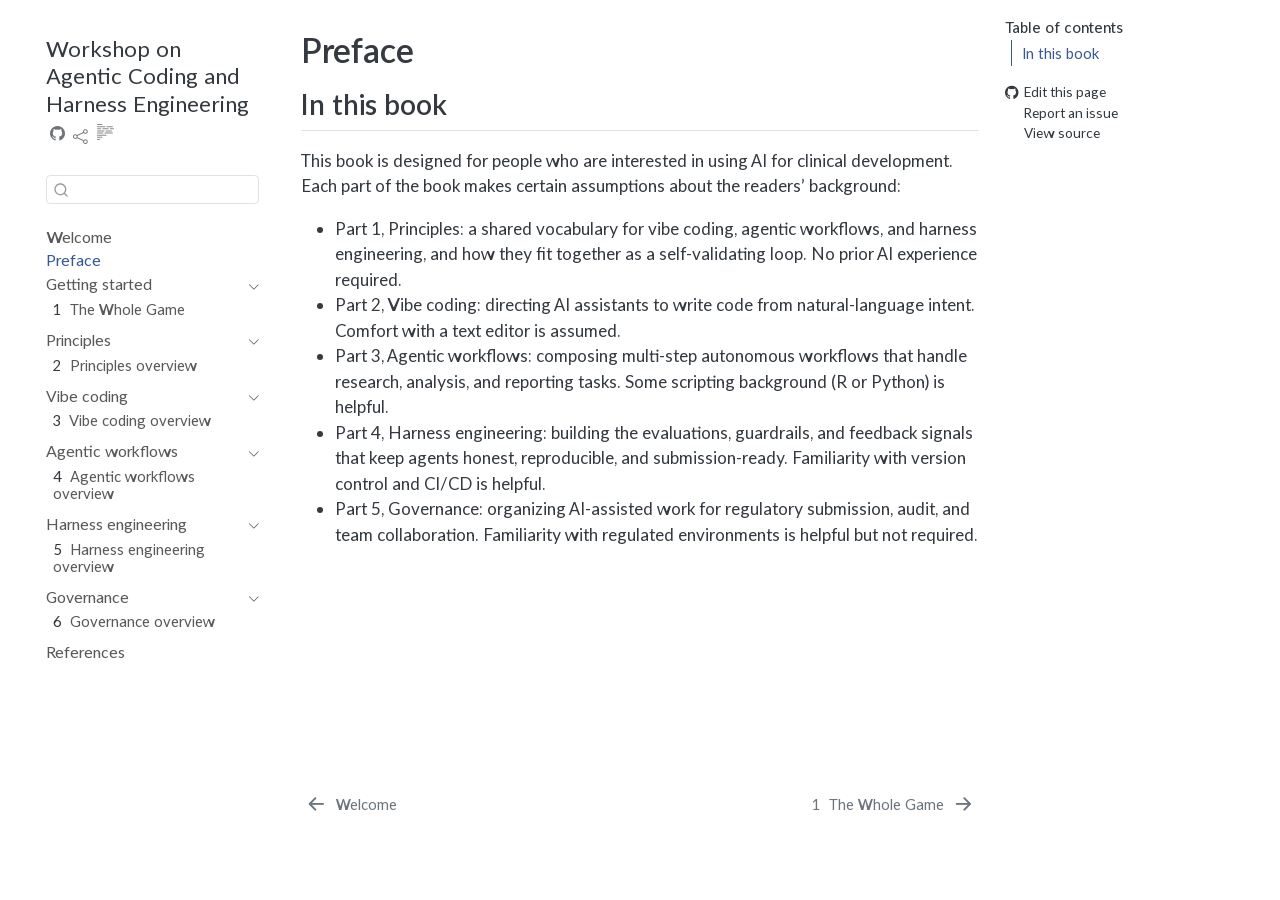
<file: preface.html>
<!DOCTYPE html>
<html xmlns="http://www.w3.org/1999/xhtml" lang="en" xml:lang="en"><head>

<meta charset="utf-8">
<meta name="generator" content="quarto-1.10.19">

<meta name="viewport" content="width=device-width, initial-scale=1.0, user-scalable=yes">

<meta name="description" content="A beginner-friendly workshop on vibe coding, agentic workflows, and harness engineering. Build a self-validating loop that turns research intent into regulatory-compliant statistical reality and become an AI-native professional at the new frontier of statistical computing.">

<title>Preface – Workshop on Agentic Coding and Harness Engineering</title>
<style>
/* Default styles provided by pandoc.
** See https://pandoc.org/MANUAL.html#variables-for-html for config info.
*/
span.smallcaps{font-variant: small-caps;}
div.columns{display: flex; gap: 1.5em;}
div.column{flex: auto;}
@media screen {
div.columns{gap: min(4vw, 1.5em);}
div.column{overflow-x: auto;}
}
div.hanging-indent{margin-left: 1.5em; text-indent: -1.5em;}
ul.task-list{list-style: none;}
ul.task-list li input[type="checkbox"] {
  width: 0.8em;
  margin: 0 0.8em 0.2em -1em; /* quarto-specific, see https://github.com/quarto-dev/quarto-cli/issues/4556 */ 
  vertical-align: middle;
}
</style>


<script src="site_libs/quarto-nav/quarto-nav.js"></script>
<script src="site_libs/quarto-nav/headroom.min.js"></script>
<script src="site_libs/clipboard/clipboard.min.js"></script>
<script src="site_libs/quarto-search/autocomplete.umd.js"></script>
<script src="site_libs/quarto-search/fuse.min.js"></script>
<script src="site_libs/quarto-search/quarto-search.js"></script>
<meta name="quarto:offset" content="./">
<link href="./whole-game.html" rel="next">
<link href="./index.html" rel="prev">
<link href="./assets/favicon.png" rel="icon" type="image/png">
<script src="site_libs/quarto-html/quarto.js" type="module"></script>
<script src="site_libs/quarto-html/tabsets/tabsets.js" type="module"></script>
<script src="site_libs/quarto-html/popper.min.js"></script>
<script src="site_libs/quarto-html/tippy.umd.min.js"></script>
<script src="site_libs/quarto-html/anchor.min.js"></script>
<link href="site_libs/quarto-html/tippy.css" rel="stylesheet">
<link href="site_libs/quarto-html/quarto-syntax-highlighting-bf27225e3a48a9273f3daa8f8e829971.css" rel="stylesheet" id="quarto-text-highlighting-styles">
<script src="site_libs/bootstrap/bootstrap.min.js"></script>
<link href="site_libs/bootstrap/bootstrap-icons.css" rel="stylesheet">
<link href="site_libs/bootstrap/bootstrap-fe9e0f27117e93d3fa74e68f390e213b.min.css" rel="stylesheet" append-hash="true" id="quarto-bootstrap" data-mode="light">
<script id="quarto-search-options" type="application/json">{
  "location": "sidebar",
  "copy-button": false,
  "collapse-after": 3,
  "panel-placement": "start",
  "type": "textbox",
  "limit": 50,
  "keyboard-shortcut": [
    "f",
    "/",
    "s"
  ],
  "show-item-context": false,
  "language": {
    "search-no-results-text": "No results",
    "search-matching-documents-text": "matching documents",
    "search-copy-link-title": "Copy link to search",
    "search-hide-matches-text": "Hide additional matches",
    "search-more-match-text": "more match in this document",
    "search-more-matches-text": "more matches in this document",
    "search-clear-button-title": "Clear",
    "search-text-placeholder": "",
    "search-detached-cancel-button-title": "Cancel",
    "search-submit-button-title": "Submit",
    "search-label": "Search"
  }
}</script>


<meta property="og:title" content="Preface – Workshop on Agentic Coding and Harness Engineering">
<meta property="og:description" content="A beginner-friendly workshop on vibe coding, agentic workflows, and harness engineering. Build a self-validating loop that turns research intent into regulatory-compliant statistical reality and become an AI-native professional at the new frontier of statistical computing.">
<meta property="og:image" content="https://bbsw-org.github.io/agent-coding-workshop/assets/preview.png">
<meta property="og:site_name" content="Workshop on Agentic Coding and Harness Engineering">
<meta property="og:image:height" content="640">
<meta property="og:image:width" content="1280">
<meta name="twitter:title" content="Preface – Workshop on Agentic Coding and Harness Engineering">
<meta name="twitter:description" content="A beginner-friendly workshop on vibe coding, agentic workflows, and harness engineering. Build a self-validating loop that turns research intent into regulatory-compliant statistical reality and become an AI-native professional at the new frontier of statistical computing.">
<meta name="twitter:image" content="https://bbsw-org.github.io/agent-coding-workshop/assets/preview.png">
<meta name="twitter:card" content="summary_large_image">
<meta name="twitter:image-height" content="640">
<meta name="twitter:image-width" content="1280">
</head>

<body class="nav-sidebar floating quarto-light">

<div id="quarto-search-results"></div>
  <header id="quarto-header" class="headroom fixed-top">
  <nav class="quarto-secondary-nav">
    <div class="container-fluid d-flex">
      <button type="button" class="quarto-btn-toggle btn" data-bs-toggle="collapse" role="button" data-bs-target=".quarto-sidebar-collapse-item" aria-controls="quarto-sidebar" aria-expanded="false" aria-label="Toggle sidebar navigation" onclick="if (window.quartoToggleHeadroom) { window.quartoToggleHeadroom(); }">
        <i class="bi bi-layout-text-sidebar-reverse"></i>
      </button>
        <nav class="quarto-page-breadcrumbs" aria-label="breadcrumb"><ol class="breadcrumb"><li class="breadcrumb-item"><a href="./preface.html">Preface</a></li></ol></nav>
        <a class="flex-grow-1" role="navigation" data-bs-toggle="collapse" data-bs-target=".quarto-sidebar-collapse-item" aria-controls="quarto-sidebar" aria-expanded="false" aria-label="Toggle sidebar navigation" onclick="if (window.quartoToggleHeadroom) { window.quartoToggleHeadroom(); }">      
        </a>
      <button type="button" class="btn quarto-search-button" aria-label="Search" onclick="window.quartoOpenSearch();">
        <i class="bi bi-search"></i>
      </button>
    </div>
  </nav>
</header>
<!-- content -->
<div id="quarto-content" class="quarto-container page-columns page-rows-contents page-layout-article">
<!-- sidebar -->
  <nav id="quarto-sidebar" class="sidebar collapse collapse-horizontal quarto-sidebar-collapse-item sidebar-navigation floating overflow-auto">
    <div class="pt-lg-2 mt-2 text-left sidebar-header">
    <div class="sidebar-title mb-0 py-0">
      <a href="./">Workshop on Agentic Coding and Harness Engineering</a> 
        <div class="sidebar-tools-main tools-wide">
    <a href="https://github.com/BBSW-org/agentic-coding-workshop" title="Source Code" class="quarto-navigation-tool px-1" aria-label="Source Code"><i class="bi bi-github"></i></a>
    <div class="dropdown">
      <a href="" title="Share" id="quarto-navigation-tool-dropdown-0" class="quarto-navigation-tool dropdown-toggle px-1" data-bs-toggle="dropdown" aria-expanded="false" role="link" aria-label="Share"><i class="bi bi-share"></i></a>
      <ul class="dropdown-menu" aria-labelledby="quarto-navigation-tool-dropdown-0">
          <li>
            <a class="dropdown-item sidebar-tools-main-item" href="https://twitter.com/intent/tweet?url=|url|">
              <i class="bi bi-twitter pe-1"></i>
            Twitter
            </a>
          </li>
          <li>
            <a class="dropdown-item sidebar-tools-main-item" href="https://www.linkedin.com/sharing/share-offsite/?url=|url|">
              <i class="bi bi-linkedin pe-1"></i>
            LinkedIn
            </a>
          </li>
      </ul>
    </div>
  <a href="" class="quarto-reader-toggle quarto-navigation-tool px-1" onclick="window.quartoToggleReader(); return false;" title="Toggle reader mode">
  <div class="quarto-reader-toggle-btn">
  <i class="bi"></i>
  </div>
</a>
</div>
    </div>
      </div>
        <div class="mt-2 flex-shrink-0 align-items-center">
        <div class="sidebar-search">
        <div id="quarto-search" class="" title="Search"></div>
        </div>
        </div>
    <div class="sidebar-menu-container"> 
    <ul class="list-unstyled mt-1">
        <li class="sidebar-item">
  <div class="sidebar-item-container"> 
  <a href="./index.html" class="sidebar-item-text sidebar-link">
 <span class="menu-text">Welcome</span></a>
  </div>
</li>
        <li class="sidebar-item">
  <div class="sidebar-item-container"> 
  <a href="./preface.html" class="sidebar-item-text sidebar-link active">
 <span class="menu-text">Preface</span></a>
  </div>
</li>
        <li class="sidebar-item sidebar-item-section">
      <div class="sidebar-item-container"> 
            <a class="sidebar-item-text sidebar-link text-start" data-bs-toggle="collapse" data-bs-target="#quarto-sidebar-section-1" role="navigation" aria-expanded="true">
 <span class="menu-text">Getting started</span></a>
          <a class="sidebar-item-toggle text-start" data-bs-toggle="collapse" data-bs-target="#quarto-sidebar-section-1" role="navigation" aria-expanded="true" aria-label="Toggle section">
            <i class="bi bi-chevron-right ms-2"></i>
          </a> 
      </div>
      <ul id="quarto-sidebar-section-1" class="collapse list-unstyled sidebar-section depth1 show">  
          <li class="sidebar-item">
  <div class="sidebar-item-container"> 
  <a href="./whole-game.html" class="sidebar-item-text sidebar-link">
 <span class="menu-text"><span class="chapter-number">1</span>&nbsp; <span class="chapter-title">The Whole Game</span></span></a>
  </div>
</li>
      </ul>
  </li>
        <li class="sidebar-item sidebar-item-section">
      <div class="sidebar-item-container"> 
            <a class="sidebar-item-text sidebar-link text-start" data-bs-toggle="collapse" data-bs-target="#quarto-sidebar-section-2" role="navigation" aria-expanded="true">
 <span class="menu-text">Principles</span></a>
          <a class="sidebar-item-toggle text-start" data-bs-toggle="collapse" data-bs-target="#quarto-sidebar-section-2" role="navigation" aria-expanded="true" aria-label="Toggle section">
            <i class="bi bi-chevron-right ms-2"></i>
          </a> 
      </div>
      <ul id="quarto-sidebar-section-2" class="collapse list-unstyled sidebar-section depth1 show">  
          <li class="sidebar-item">
  <div class="sidebar-item-container"> 
  <a href="./principle-overview.html" class="sidebar-item-text sidebar-link">
 <span class="menu-text"><span class="chapter-number">2</span>&nbsp; <span class="chapter-title">Principles overview</span></span></a>
  </div>
</li>
      </ul>
  </li>
        <li class="sidebar-item sidebar-item-section">
      <div class="sidebar-item-container"> 
            <a class="sidebar-item-text sidebar-link text-start" data-bs-toggle="collapse" data-bs-target="#quarto-sidebar-section-3" role="navigation" aria-expanded="true">
 <span class="menu-text">Vibe coding</span></a>
          <a class="sidebar-item-toggle text-start" data-bs-toggle="collapse" data-bs-target="#quarto-sidebar-section-3" role="navigation" aria-expanded="true" aria-label="Toggle section">
            <i class="bi bi-chevron-right ms-2"></i>
          </a> 
      </div>
      <ul id="quarto-sidebar-section-3" class="collapse list-unstyled sidebar-section depth1 show">  
          <li class="sidebar-item">
  <div class="sidebar-item-container"> 
  <a href="./vibe-coding-overview.html" class="sidebar-item-text sidebar-link">
 <span class="menu-text"><span class="chapter-number">3</span>&nbsp; <span class="chapter-title">Vibe coding overview</span></span></a>
  </div>
</li>
      </ul>
  </li>
        <li class="sidebar-item sidebar-item-section">
      <div class="sidebar-item-container"> 
            <a class="sidebar-item-text sidebar-link text-start" data-bs-toggle="collapse" data-bs-target="#quarto-sidebar-section-4" role="navigation" aria-expanded="true">
 <span class="menu-text">Agentic workflows</span></a>
          <a class="sidebar-item-toggle text-start" data-bs-toggle="collapse" data-bs-target="#quarto-sidebar-section-4" role="navigation" aria-expanded="true" aria-label="Toggle section">
            <i class="bi bi-chevron-right ms-2"></i>
          </a> 
      </div>
      <ul id="quarto-sidebar-section-4" class="collapse list-unstyled sidebar-section depth1 show">  
          <li class="sidebar-item">
  <div class="sidebar-item-container"> 
  <a href="./agentic-workflow-overview.html" class="sidebar-item-text sidebar-link">
 <span class="menu-text"><span class="chapter-number">4</span>&nbsp; <span class="chapter-title">Agentic workflows overview</span></span></a>
  </div>
</li>
      </ul>
  </li>
        <li class="sidebar-item sidebar-item-section">
      <div class="sidebar-item-container"> 
            <a class="sidebar-item-text sidebar-link text-start" data-bs-toggle="collapse" data-bs-target="#quarto-sidebar-section-5" role="navigation" aria-expanded="true">
 <span class="menu-text">Harness engineering</span></a>
          <a class="sidebar-item-toggle text-start" data-bs-toggle="collapse" data-bs-target="#quarto-sidebar-section-5" role="navigation" aria-expanded="true" aria-label="Toggle section">
            <i class="bi bi-chevron-right ms-2"></i>
          </a> 
      </div>
      <ul id="quarto-sidebar-section-5" class="collapse list-unstyled sidebar-section depth1 show">  
          <li class="sidebar-item">
  <div class="sidebar-item-container"> 
  <a href="./harness-engineering-overview.html" class="sidebar-item-text sidebar-link">
 <span class="menu-text"><span class="chapter-number">5</span>&nbsp; <span class="chapter-title">Harness engineering overview</span></span></a>
  </div>
</li>
      </ul>
  </li>
        <li class="sidebar-item sidebar-item-section">
      <div class="sidebar-item-container"> 
            <a class="sidebar-item-text sidebar-link text-start" data-bs-toggle="collapse" data-bs-target="#quarto-sidebar-section-6" role="navigation" aria-expanded="true">
 <span class="menu-text">Governance</span></a>
          <a class="sidebar-item-toggle text-start" data-bs-toggle="collapse" data-bs-target="#quarto-sidebar-section-6" role="navigation" aria-expanded="true" aria-label="Toggle section">
            <i class="bi bi-chevron-right ms-2"></i>
          </a> 
      </div>
      <ul id="quarto-sidebar-section-6" class="collapse list-unstyled sidebar-section depth1 show">  
          <li class="sidebar-item">
  <div class="sidebar-item-container"> 
  <a href="./governance-overview.html" class="sidebar-item-text sidebar-link">
 <span class="menu-text"><span class="chapter-number">6</span>&nbsp; <span class="chapter-title">Governance overview</span></span></a>
  </div>
</li>
      </ul>
  </li>
        <li class="sidebar-item">
  <div class="sidebar-item-container"> 
  <a href="./references.html" class="sidebar-item-text sidebar-link">
 <span class="menu-text">References</span></a>
  </div>
</li>
    </ul>
    </div>
</nav>
<div id="quarto-sidebar-glass" class="quarto-sidebar-collapse-item" data-bs-toggle="collapse" data-bs-target=".quarto-sidebar-collapse-item"></div>
<!-- margin-sidebar -->
    <div id="quarto-margin-sidebar" class="sidebar margin-sidebar">
        <nav id="TOC" role="doc-toc" class="toc-active">
    <h2 id="toc-title">Table of contents</h2>
   
  <ul>
  <li><a href="#in-this-book" id="toc-in-this-book" class="nav-link active" data-scroll-target="#in-this-book">In this book</a></li>
  </ul>
<div class="toc-actions"><ul><li><a href="https://github.com/BBSW-org/agentic-coding-workshop/edit/main/preface.qmd" class="toc-action"><i class="bi bi-github"></i>Edit this page</a></li><li><a href="https://github.com/BBSW-org/agentic-coding-workshop/issues/new" class="toc-action"><i class="bi empty"></i>Report an issue</a></li><li><a href="https://github.com/BBSW-org/agentic-coding-workshop/blob/main/preface.qmd" class="toc-action"><i class="bi empty"></i>View source</a></li></ul></div></nav>
    </div>
<!-- main -->
<main class="content" id="quarto-document-content">

<header id="title-block-header" class="quarto-title-block default">
<div class="quarto-title">
<h1 class="title">Preface</h1>
</div>



<div class="quarto-title-meta">

    
  
    
  </div>
  


</header>


<section id="in-this-book" class="level2 unnumbered">
<h2 class="unnumbered anchored" data-anchor-id="in-this-book">In this book</h2>
<p>This book is designed for people who are interested in using AI for clinical development. Each part of the book makes certain assumptions about the readers’ background:</p>
<ul>
<li>Part 1, Principles: a shared vocabulary for vibe coding, agentic workflows, and harness engineering, and how they fit together as a self-validating loop. No prior AI experience required.</li>
<li>Part 2, Vibe coding: directing AI assistants to write code from natural-language intent. Comfort with a text editor is assumed.</li>
<li>Part 3, Agentic workflows: composing multi-step autonomous workflows that handle research, analysis, and reporting tasks. Some scripting background (R or Python) is helpful.</li>
<li>Part 4, Harness engineering: building the evaluations, guardrails, and feedback signals that keep agents honest, reproducible, and submission-ready. Familiarity with version control and CI/CD is helpful.</li>
<li>Part 5, Governance: organizing AI-assisted work for regulatory submission, audit, and team collaboration. Familiarity with regulated environments is helpful but not required.</li>
</ul>


</section>

</main> <!-- /main -->
<script id="quarto-html-after-body" type="application/javascript">
  window.document.addEventListener("DOMContentLoaded", function (event) {
    const icon = "";
    const anchorJS = new window.AnchorJS();
    anchorJS.options = {
      placement: 'right',
      icon: icon
    };
    anchorJS.add('.anchored');
    const isCodeAnnotation = (el) => {
      for (const clz of el.classList) {
        if (clz.startsWith('code-annotation-')) {                     
          return true;
        }
      }
      return false;
    }
    const onCopySuccess = function(e) {
      // button target
      const button = e.trigger;
      // don't keep focus
      button.blur();
      // flash "checked"
      button.classList.add('code-copy-button-checked');
      var currentTitle = button.getAttribute("title");
      button.setAttribute("title", "Copied!");
      let tooltip;
      if (window.bootstrap) {
        button.setAttribute("data-bs-toggle", "tooltip");
        button.setAttribute("data-bs-placement", "left");
        button.setAttribute("data-bs-title", "Copied!");
        tooltip = new bootstrap.Tooltip(button, 
          { trigger: "manual", 
            customClass: "code-copy-button-tooltip",
            offset: [0, -8]});
        tooltip.show();    
      }
      setTimeout(function() {
        if (tooltip) {
          tooltip.hide();
          button.removeAttribute("data-bs-title");
          button.removeAttribute("data-bs-toggle");
          button.removeAttribute("data-bs-placement");
        }
        button.setAttribute("title", currentTitle);
        button.classList.remove('code-copy-button-checked');
      }, 1000);
      // clear code selection
      e.clearSelection();
    }
    const getTextToCopy = function(trigger) {
      const outerScaffold = trigger.parentElement.cloneNode(true);
      const codeEl = outerScaffold.querySelector('code');
      for (const childEl of codeEl.children) {
        if (isCodeAnnotation(childEl)) {
          childEl.remove();
        }
      }
      return codeEl.innerText;
    }
    const clipboard = new window.ClipboardJS('.code-copy-button:not([data-in-quarto-modal])', {
      text: getTextToCopy
    });
    clipboard.on('success', onCopySuccess);
    if (window.document.getElementById('quarto-embedded-source-code-modal')) {
      const clipboardModal = new window.ClipboardJS('.code-copy-button[data-in-quarto-modal]', {
        text: getTextToCopy,
        container: window.document.getElementById('quarto-embedded-source-code-modal')
      });
      clipboardModal.on('success', onCopySuccess);
    }
      var localhostRegex = new RegExp(/^(?:http|https):\/\/localhost\:?[0-9]*\//);
      var mailtoRegex = new RegExp(/^mailto:/);
        var filterRegex = new RegExp("https:\/\/bbsw-org\.github\.io\/agent-coding-workshop\/");
      var isInternal = (href) => {
          return filterRegex.test(href) || localhostRegex.test(href) || mailtoRegex.test(href);
      }
      // Inspect non-navigation links and adorn them if external
     var links = window.document.querySelectorAll('a[href]:not(.nav-link):not(.navbar-brand):not(.toc-action):not(.sidebar-link):not(.sidebar-item-toggle):not(.pagination-link):not(.no-external):not([aria-hidden]):not(.dropdown-item):not(.quarto-navigation-tool):not(.about-link)');
      for (var i=0; i<links.length; i++) {
        const link = links[i];
        if (!isInternal(link.href)) {
          // undo the damage that might have been done by quarto-nav.js in the case of
          // links that we want to consider external
          if (link.dataset.originalHref !== undefined) {
            link.href = link.dataset.originalHref;
          }
        }
      }
    function tippyHover(el, contentFn, onTriggerFn, onUntriggerFn) {
      const config = {
        allowHTML: true,
        maxWidth: 500,
        delay: 100,
        arrow: false,
        appendTo: function(el) {
            return el.parentElement;
        },
        interactive: true,
        interactiveBorder: 10,
        theme: 'quarto',
        placement: 'bottom-start',
      };
      if (contentFn) {
        config.content = contentFn;
      }
      if (onTriggerFn) {
        config.onTrigger = onTriggerFn;
      }
      if (onUntriggerFn) {
        config.onUntrigger = onUntriggerFn;
      }
      window.tippy(el, config); 
    }
    const noterefs = window.document.querySelectorAll('a[role="doc-noteref"]');
    for (var i=0; i<noterefs.length; i++) {
      const ref = noterefs[i];
      tippyHover(ref, function() {
        // use id or data attribute instead here
        let href = ref.getAttribute('data-footnote-href') || ref.getAttribute('href');
        try { href = new URL(href).hash; } catch {}
        const id = href.replace(/^#\/?/, "");
        const note = window.document.getElementById(id);
        if (note) {
          return note.innerHTML;
        } else {
          return "";
        }
      });
    }
    const xrefs = window.document.querySelectorAll('a.quarto-xref');
    const processXRef = (id, note) => {
      // Strip column container classes
      const stripColumnClz = (el) => {
        el.classList.remove("page-full", "page-columns");
        if (el.children) {
          for (const child of el.children) {
            stripColumnClz(child);
          }
        }
      }
      stripColumnClz(note)
      if (id === null || id.startsWith('sec-')) {
        // Special case sections, only their first couple elements
        const container = document.createElement("div");
        if (note.children && note.children.length > 2) {
          container.appendChild(note.children[0].cloneNode(true));
          for (let i = 1; i < note.children.length; i++) {
            const child = note.children[i];
            if (child.tagName === "P" && child.innerText === "") {
              continue;
            } else {
              container.appendChild(child.cloneNode(true));
              break;
            }
          }
          if (window.Quarto?.typesetMath) {
            window.Quarto.typesetMath(container);
          }
          return container.innerHTML
        } else {
          if (window.Quarto?.typesetMath) {
            window.Quarto.typesetMath(note);
          }
          return note.innerHTML;
        }
      } else {
        // Remove any anchor links if they are present
        const anchorLink = note.querySelector('a.anchorjs-link');
        if (anchorLink) {
          anchorLink.remove();
        }
        if (window.Quarto?.typesetMath) {
          window.Quarto.typesetMath(note);
        }
        if (note.classList.contains("callout")) {
          return note.outerHTML;
        } else {
          return note.innerHTML;
        }
      }
    }
    for (var i=0; i<xrefs.length; i++) {
      const xref = xrefs[i];
      tippyHover(xref, undefined, function(instance) {
        instance.disable();
        let url = xref.getAttribute('href');
        let hash = undefined; 
        if (url.startsWith('#')) {
          hash = url;
        } else {
          try { hash = new URL(url).hash; } catch {}
        }
        if (hash) {
          const id = hash.replace(/^#\/?/, "");
          const note = window.document.getElementById(id);
          if (note !== null) {
            try {
              const html = processXRef(id, note.cloneNode(true));
              instance.setContent(html);
            } finally {
              instance.enable();
              instance.show();
            }
          } else {
            // See if we can fetch this
            fetch(url.split('#')[0])
            .then(res => res.text())
            .then(html => {
              const parser = new DOMParser();
              const htmlDoc = parser.parseFromString(html, "text/html");
              const note = htmlDoc.getElementById(id);
              if (note !== null) {
                const html = processXRef(id, note);
                instance.setContent(html);
              } 
            }).finally(() => {
              instance.enable();
              instance.show();
            });
          }
        } else {
          // See if we can fetch a full url (with no hash to target)
          // This is a special case and we should probably do some content thinning / targeting
          fetch(url)
          .then(res => res.text())
          .then(html => {
            const parser = new DOMParser();
            const htmlDoc = parser.parseFromString(html, "text/html");
            const note = htmlDoc.querySelector('main.content');
            if (note !== null) {
              // This should only happen for chapter cross references
              // (since there is no id in the URL)
              // remove the first header
              if (note.children.length > 0 && note.children[0].tagName === "HEADER") {
                note.children[0].remove();
              }
              const html = processXRef(null, note);
              instance.setContent(html);
            } 
          }).finally(() => {
            instance.enable();
            instance.show();
          });
        }
      }, function(instance) {
      });
    }
        let selectedAnnoteEl;
        const selectorForAnnotation = ( cell, annotation) => {
          let cellAttr = 'data-code-cell="' + cell + '"';
          let lineAttr = 'data-code-annotation="' +  annotation + '"';
          const selector = 'span[' + cellAttr + '][' + lineAttr + ']';
          return selector;
        }
        const selectCodeLines = (annoteEl) => {
          const doc = window.document;
          const targetCell = annoteEl.getAttribute("data-target-cell");
          const targetAnnotation = annoteEl.getAttribute("data-target-annotation");
          const annoteSpan = window.document.querySelector(selectorForAnnotation(targetCell, targetAnnotation));
          const lines = annoteSpan.getAttribute("data-code-lines").split(",");
          const lineIds = lines.map((line) => {
            return targetCell + "-" + line;
          })
          let top = null;
          let height = null;
          let parent = null;
          if (lineIds.length > 0) {
              //compute the position of the single el (top and bottom and make a div)
              const el = window.document.getElementById(lineIds[0]);
              top = el.offsetTop;
              height = el.offsetHeight;
              parent = el.parentElement.parentElement;
            if (lineIds.length > 1) {
              const lastEl = window.document.getElementById(lineIds[lineIds.length - 1]);
              const bottom = lastEl.offsetTop + lastEl.offsetHeight;
              height = bottom - top;
            }
            if (top !== null && height !== null && parent !== null) {
              // cook up a div (if necessary) and position it 
              let div = window.document.getElementById("code-annotation-line-highlight");
              if (div === null) {
                div = window.document.createElement("div");
                div.setAttribute("id", "code-annotation-line-highlight");
                div.style.position = 'absolute';
                parent.appendChild(div);
              }
              div.style.top = top - 2 + "px";
              div.style.height = height + 4 + "px";
              div.style.left = 0;
              let gutterDiv = window.document.getElementById("code-annotation-line-highlight-gutter");
              if (gutterDiv === null) {
                gutterDiv = window.document.createElement("div");
                gutterDiv.setAttribute("id", "code-annotation-line-highlight-gutter");
                gutterDiv.style.position = 'absolute';
                const codeCell = window.document.getElementById(targetCell);
                const gutter = codeCell.querySelector('.code-annotation-gutter');
                gutter.appendChild(gutterDiv);
              }
              gutterDiv.style.top = top - 2 + "px";
              gutterDiv.style.height = height + 4 + "px";
            }
            selectedAnnoteEl = annoteEl;
          }
        };
        const unselectCodeLines = () => {
          const elementsIds = ["code-annotation-line-highlight", "code-annotation-line-highlight-gutter"];
          elementsIds.forEach((elId) => {
            const div = window.document.getElementById(elId);
            if (div) {
              div.remove();
            }
          });
          selectedAnnoteEl = undefined;
        };
          // Handle positioning of the toggle
      window.addEventListener(
        "resize",
        throttle(() => {
          elRect = undefined;
          if (selectedAnnoteEl) {
            selectCodeLines(selectedAnnoteEl);
          }
        }, 10)
      );
      function throttle(fn, ms) {
      let throttle = false;
      let timer;
        return (...args) => {
          if(!throttle) { // first call gets through
              fn.apply(this, args);
              throttle = true;
          } else { // all the others get throttled
              if(timer) clearTimeout(timer); // cancel #2
              timer = setTimeout(() => {
                fn.apply(this, args);
                timer = throttle = false;
              }, ms);
          }
        };
      }
        // Attach click handler to the DT
        const annoteDls = window.document.querySelectorAll('dt[data-target-cell]');
        for (const annoteDlNode of annoteDls) {
          annoteDlNode.addEventListener('click', (event) => {
            const clickedEl = event.target;
            if (clickedEl !== selectedAnnoteEl) {
              unselectCodeLines();
              const activeEl = window.document.querySelector('dt[data-target-cell].code-annotation-active');
              if (activeEl) {
                activeEl.classList.remove('code-annotation-active');
              }
              selectCodeLines(clickedEl);
              clickedEl.classList.add('code-annotation-active');
            } else {
              // Unselect the line
              unselectCodeLines();
              clickedEl.classList.remove('code-annotation-active');
            }
          });
        }
    const findCites = (el) => {
      const parentEl = el.parentElement;
      if (parentEl) {
        const cites = parentEl.dataset.cites;
        if (cites) {
          return {
            el,
            cites: cites.split(' ')
          };
        } else {
          return findCites(el.parentElement)
        }
      } else {
        return undefined;
      }
    };
    var bibliorefs = window.document.querySelectorAll('a[role="doc-biblioref"]');
    for (var i=0; i<bibliorefs.length; i++) {
      const ref = bibliorefs[i];
      const citeInfo = findCites(ref);
      if (citeInfo) {
        tippyHover(citeInfo.el, function() {
          var popup = window.document.createElement('div');
          citeInfo.cites.forEach(function(cite) {
            var citeDiv = window.document.createElement('div');
            citeDiv.classList.add('hanging-indent');
            citeDiv.classList.add('csl-entry');
            var biblioDiv = window.document.getElementById('ref-' + cite);
            if (biblioDiv) {
              citeDiv.innerHTML = biblioDiv.innerHTML;
            }
            popup.appendChild(citeDiv);
          });
          return popup.innerHTML;
        });
      }
    }
  });
  </script>
<nav class="page-navigation">
  <div class="nav-page nav-page-previous">
      <a href="./index.html" class="pagination-link" aria-label="Welcome">
        <i class="bi bi-arrow-left-short"></i> <span class="nav-page-text">Welcome</span>
      </a>          
  </div>
  <div class="nav-page nav-page-next">
      <a href="./whole-game.html" class="pagination-link" aria-label="The Whole Game">
        <span class="nav-page-text"><span class="chapter-number">1</span>&nbsp; <span class="chapter-title">The Whole Game</span></span> <i class="bi bi-arrow-right-short"></i>
      </a>
  </div>
</nav>
</div> <!-- /content -->




<footer class="footer"><div class="nav-footer"><div class="nav-footer-center"><div class="toc-actions d-sm-block d-md-none"><ul><li><a href="https://github.com/BBSW-org/agentic-coding-workshop/edit/main/preface.qmd" class="toc-action"><i class="bi bi-github"></i>Edit this page</a></li><li><a href="https://github.com/BBSW-org/agentic-coding-workshop/issues/new" class="toc-action"><i class="bi empty"></i>Report an issue</a></li><li><a href="https://github.com/BBSW-org/agentic-coding-workshop/blob/main/preface.qmd" class="toc-action"><i class="bi empty"></i>View source</a></li></ul></div></div></div></footer></body></html>
</file>
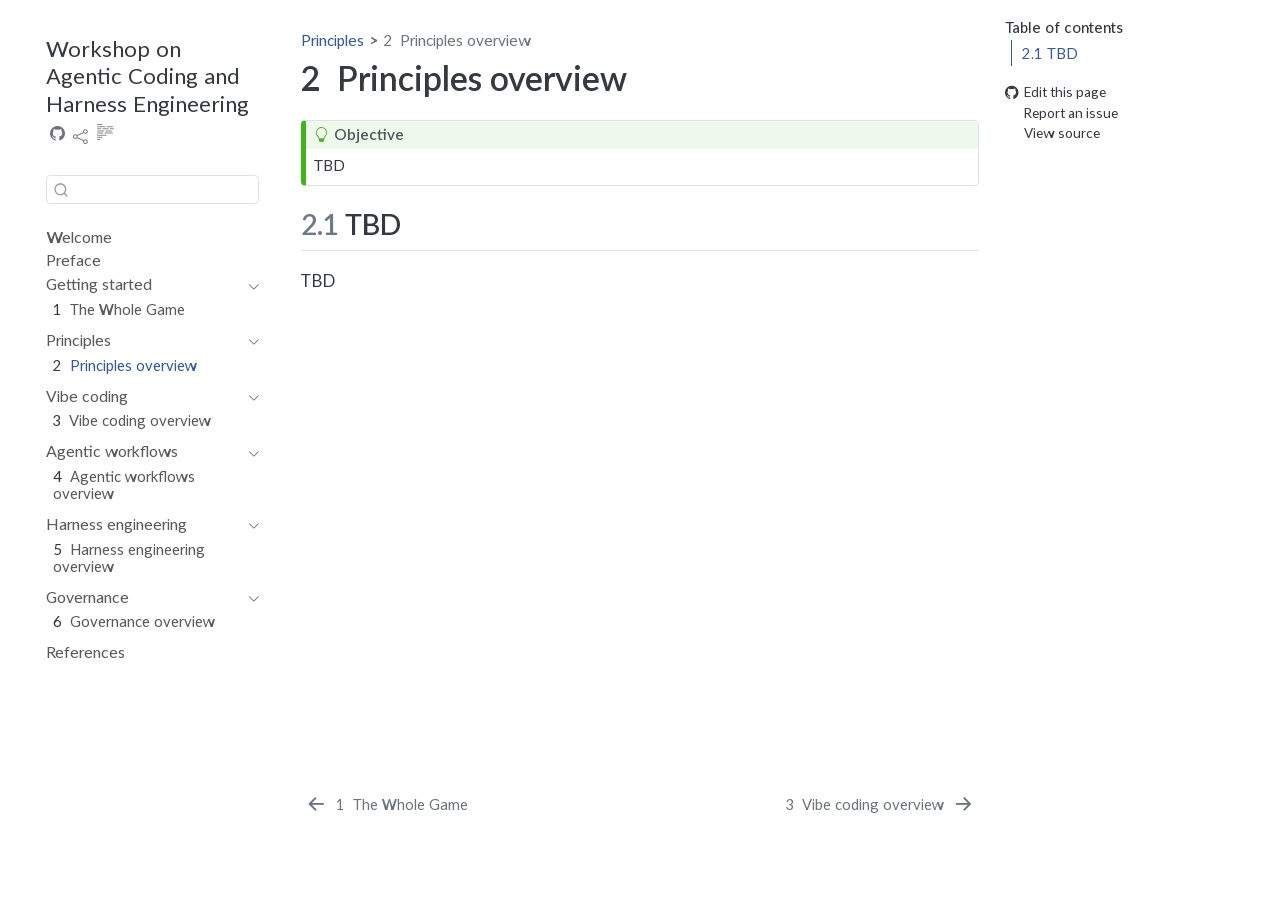
<file: principle-overview.html>
<!DOCTYPE html>
<html xmlns="http://www.w3.org/1999/xhtml" lang="en" xml:lang="en"><head>

<meta charset="utf-8">
<meta name="generator" content="quarto-1.10.19">

<meta name="viewport" content="width=device-width, initial-scale=1.0, user-scalable=yes">

<meta name="description" content="A beginner-friendly workshop on vibe coding, agentic workflows, and harness engineering. Build a self-validating loop that turns research intent into regulatory-compliant statistical reality and become an AI-native professional at the new frontier of statistical computing.">

<title>2&nbsp; Principles overview – Workshop on Agentic Coding and Harness Engineering</title>
<style>
/* Default styles provided by pandoc.
** See https://pandoc.org/MANUAL.html#variables-for-html for config info.
*/
span.smallcaps{font-variant: small-caps;}
div.columns{display: flex; gap: 1.5em;}
div.column{flex: auto;}
@media screen {
div.columns{gap: min(4vw, 1.5em);}
div.column{overflow-x: auto;}
}
div.hanging-indent{margin-left: 1.5em; text-indent: -1.5em;}
ul.task-list{list-style: none;}
ul.task-list li input[type="checkbox"] {
  width: 0.8em;
  margin: 0 0.8em 0.2em -1em; /* quarto-specific, see https://github.com/quarto-dev/quarto-cli/issues/4556 */ 
  vertical-align: middle;
}
</style>


<script src="site_libs/quarto-nav/quarto-nav.js"></script>
<script src="site_libs/quarto-nav/headroom.min.js"></script>
<script src="site_libs/clipboard/clipboard.min.js"></script>
<script src="site_libs/quarto-search/autocomplete.umd.js"></script>
<script src="site_libs/quarto-search/fuse.min.js"></script>
<script src="site_libs/quarto-search/quarto-search.js"></script>
<meta name="quarto:offset" content="./">
<link href="./vibe-coding-overview.html" rel="next">
<link href="./whole-game.html" rel="prev">
<link href="./assets/favicon.png" rel="icon" type="image/png">
<script src="site_libs/quarto-html/quarto.js" type="module"></script>
<script src="site_libs/quarto-html/tabsets/tabsets.js" type="module"></script>
<script src="site_libs/quarto-html/popper.min.js"></script>
<script src="site_libs/quarto-html/tippy.umd.min.js"></script>
<script src="site_libs/quarto-html/anchor.min.js"></script>
<link href="site_libs/quarto-html/tippy.css" rel="stylesheet">
<link href="site_libs/quarto-html/quarto-syntax-highlighting-bf27225e3a48a9273f3daa8f8e829971.css" rel="stylesheet" id="quarto-text-highlighting-styles">
<script src="site_libs/bootstrap/bootstrap.min.js"></script>
<link href="site_libs/bootstrap/bootstrap-icons.css" rel="stylesheet">
<link href="site_libs/bootstrap/bootstrap-fe9e0f27117e93d3fa74e68f390e213b.min.css" rel="stylesheet" append-hash="true" id="quarto-bootstrap" data-mode="light">
<script id="quarto-search-options" type="application/json">{
  "location": "sidebar",
  "copy-button": false,
  "collapse-after": 3,
  "panel-placement": "start",
  "type": "textbox",
  "limit": 50,
  "keyboard-shortcut": [
    "f",
    "/",
    "s"
  ],
  "show-item-context": false,
  "language": {
    "search-no-results-text": "No results",
    "search-matching-documents-text": "matching documents",
    "search-copy-link-title": "Copy link to search",
    "search-hide-matches-text": "Hide additional matches",
    "search-more-match-text": "more match in this document",
    "search-more-matches-text": "more matches in this document",
    "search-clear-button-title": "Clear",
    "search-text-placeholder": "",
    "search-detached-cancel-button-title": "Cancel",
    "search-submit-button-title": "Submit",
    "search-label": "Search"
  }
}</script>


<meta property="og:title" content="2&nbsp; Principles overview – Workshop on Agentic Coding and Harness Engineering">
<meta property="og:description" content="A beginner-friendly workshop on vibe coding, agentic workflows, and harness engineering. Build a self-validating loop that turns research intent into regulatory-compliant statistical reality and become an AI-native professional at the new frontier of statistical computing.">
<meta property="og:image" content="https://bbsw-org.github.io/agent-coding-workshop/assets/preview.png">
<meta property="og:site_name" content="Workshop on Agentic Coding and Harness Engineering">
<meta property="og:image:height" content="640">
<meta property="og:image:width" content="1280">
<meta name="twitter:title" content="2&nbsp; Principles overview – Workshop on Agentic Coding and Harness Engineering">
<meta name="twitter:description" content="A beginner-friendly workshop on vibe coding, agentic workflows, and harness engineering. Build a self-validating loop that turns research intent into regulatory-compliant statistical reality and become an AI-native professional at the new frontier of statistical computing.">
<meta name="twitter:image" content="https://bbsw-org.github.io/agent-coding-workshop/assets/preview.png">
<meta name="twitter:card" content="summary_large_image">
<meta name="twitter:image-height" content="640">
<meta name="twitter:image-width" content="1280">
</head>

<body class="nav-sidebar floating quarto-light">

<div id="quarto-search-results"></div>
  <header id="quarto-header" class="headroom fixed-top">
  <nav class="quarto-secondary-nav">
    <div class="container-fluid d-flex">
      <button type="button" class="quarto-btn-toggle btn" data-bs-toggle="collapse" role="button" data-bs-target=".quarto-sidebar-collapse-item" aria-controls="quarto-sidebar" aria-expanded="false" aria-label="Toggle sidebar navigation" onclick="if (window.quartoToggleHeadroom) { window.quartoToggleHeadroom(); }">
        <i class="bi bi-layout-text-sidebar-reverse"></i>
      </button>
        <nav class="quarto-page-breadcrumbs" aria-label="breadcrumb"><ol class="breadcrumb"><li class="breadcrumb-item"><a href="./principle-overview.html">Principles</a></li><li class="breadcrumb-item"><a href="./principle-overview.html"><span class="chapter-number">2</span>&nbsp; <span class="chapter-title">Principles overview</span></a></li></ol></nav>
        <a class="flex-grow-1" role="navigation" data-bs-toggle="collapse" data-bs-target=".quarto-sidebar-collapse-item" aria-controls="quarto-sidebar" aria-expanded="false" aria-label="Toggle sidebar navigation" onclick="if (window.quartoToggleHeadroom) { window.quartoToggleHeadroom(); }">      
        </a>
      <button type="button" class="btn quarto-search-button" aria-label="Search" onclick="window.quartoOpenSearch();">
        <i class="bi bi-search"></i>
      </button>
    </div>
  </nav>
</header>
<!-- content -->
<div id="quarto-content" class="quarto-container page-columns page-rows-contents page-layout-article">
<!-- sidebar -->
  <nav id="quarto-sidebar" class="sidebar collapse collapse-horizontal quarto-sidebar-collapse-item sidebar-navigation floating overflow-auto">
    <div class="pt-lg-2 mt-2 text-left sidebar-header">
    <div class="sidebar-title mb-0 py-0">
      <a href="./">Workshop on Agentic Coding and Harness Engineering</a> 
        <div class="sidebar-tools-main tools-wide">
    <a href="https://github.com/BBSW-org/agentic-coding-workshop" title="Source Code" class="quarto-navigation-tool px-1" aria-label="Source Code"><i class="bi bi-github"></i></a>
    <div class="dropdown">
      <a href="" title="Share" id="quarto-navigation-tool-dropdown-0" class="quarto-navigation-tool dropdown-toggle px-1" data-bs-toggle="dropdown" aria-expanded="false" role="link" aria-label="Share"><i class="bi bi-share"></i></a>
      <ul class="dropdown-menu" aria-labelledby="quarto-navigation-tool-dropdown-0">
          <li>
            <a class="dropdown-item sidebar-tools-main-item" href="https://twitter.com/intent/tweet?url=|url|">
              <i class="bi bi-twitter pe-1"></i>
            Twitter
            </a>
          </li>
          <li>
            <a class="dropdown-item sidebar-tools-main-item" href="https://www.linkedin.com/sharing/share-offsite/?url=|url|">
              <i class="bi bi-linkedin pe-1"></i>
            LinkedIn
            </a>
          </li>
      </ul>
    </div>
  <a href="" class="quarto-reader-toggle quarto-navigation-tool px-1" onclick="window.quartoToggleReader(); return false;" title="Toggle reader mode">
  <div class="quarto-reader-toggle-btn">
  <i class="bi"></i>
  </div>
</a>
</div>
    </div>
      </div>
        <div class="mt-2 flex-shrink-0 align-items-center">
        <div class="sidebar-search">
        <div id="quarto-search" class="" title="Search"></div>
        </div>
        </div>
    <div class="sidebar-menu-container"> 
    <ul class="list-unstyled mt-1">
        <li class="sidebar-item">
  <div class="sidebar-item-container"> 
  <a href="./index.html" class="sidebar-item-text sidebar-link">
 <span class="menu-text">Welcome</span></a>
  </div>
</li>
        <li class="sidebar-item">
  <div class="sidebar-item-container"> 
  <a href="./preface.html" class="sidebar-item-text sidebar-link">
 <span class="menu-text">Preface</span></a>
  </div>
</li>
        <li class="sidebar-item sidebar-item-section">
      <div class="sidebar-item-container"> 
            <a class="sidebar-item-text sidebar-link text-start" data-bs-toggle="collapse" data-bs-target="#quarto-sidebar-section-1" role="navigation" aria-expanded="true">
 <span class="menu-text">Getting started</span></a>
          <a class="sidebar-item-toggle text-start" data-bs-toggle="collapse" data-bs-target="#quarto-sidebar-section-1" role="navigation" aria-expanded="true" aria-label="Toggle section">
            <i class="bi bi-chevron-right ms-2"></i>
          </a> 
      </div>
      <ul id="quarto-sidebar-section-1" class="collapse list-unstyled sidebar-section depth1 show">  
          <li class="sidebar-item">
  <div class="sidebar-item-container"> 
  <a href="./whole-game.html" class="sidebar-item-text sidebar-link">
 <span class="menu-text"><span class="chapter-number">1</span>&nbsp; <span class="chapter-title">The Whole Game</span></span></a>
  </div>
</li>
      </ul>
  </li>
        <li class="sidebar-item sidebar-item-section">
      <div class="sidebar-item-container"> 
            <a class="sidebar-item-text sidebar-link text-start" data-bs-toggle="collapse" data-bs-target="#quarto-sidebar-section-2" role="navigation" aria-expanded="true">
 <span class="menu-text">Principles</span></a>
          <a class="sidebar-item-toggle text-start" data-bs-toggle="collapse" data-bs-target="#quarto-sidebar-section-2" role="navigation" aria-expanded="true" aria-label="Toggle section">
            <i class="bi bi-chevron-right ms-2"></i>
          </a> 
      </div>
      <ul id="quarto-sidebar-section-2" class="collapse list-unstyled sidebar-section depth1 show">  
          <li class="sidebar-item">
  <div class="sidebar-item-container"> 
  <a href="./principle-overview.html" class="sidebar-item-text sidebar-link active">
 <span class="menu-text"><span class="chapter-number">2</span>&nbsp; <span class="chapter-title">Principles overview</span></span></a>
  </div>
</li>
      </ul>
  </li>
        <li class="sidebar-item sidebar-item-section">
      <div class="sidebar-item-container"> 
            <a class="sidebar-item-text sidebar-link text-start" data-bs-toggle="collapse" data-bs-target="#quarto-sidebar-section-3" role="navigation" aria-expanded="true">
 <span class="menu-text">Vibe coding</span></a>
          <a class="sidebar-item-toggle text-start" data-bs-toggle="collapse" data-bs-target="#quarto-sidebar-section-3" role="navigation" aria-expanded="true" aria-label="Toggle section">
            <i class="bi bi-chevron-right ms-2"></i>
          </a> 
      </div>
      <ul id="quarto-sidebar-section-3" class="collapse list-unstyled sidebar-section depth1 show">  
          <li class="sidebar-item">
  <div class="sidebar-item-container"> 
  <a href="./vibe-coding-overview.html" class="sidebar-item-text sidebar-link">
 <span class="menu-text"><span class="chapter-number">3</span>&nbsp; <span class="chapter-title">Vibe coding overview</span></span></a>
  </div>
</li>
      </ul>
  </li>
        <li class="sidebar-item sidebar-item-section">
      <div class="sidebar-item-container"> 
            <a class="sidebar-item-text sidebar-link text-start" data-bs-toggle="collapse" data-bs-target="#quarto-sidebar-section-4" role="navigation" aria-expanded="true">
 <span class="menu-text">Agentic workflows</span></a>
          <a class="sidebar-item-toggle text-start" data-bs-toggle="collapse" data-bs-target="#quarto-sidebar-section-4" role="navigation" aria-expanded="true" aria-label="Toggle section">
            <i class="bi bi-chevron-right ms-2"></i>
          </a> 
      </div>
      <ul id="quarto-sidebar-section-4" class="collapse list-unstyled sidebar-section depth1 show">  
          <li class="sidebar-item">
  <div class="sidebar-item-container"> 
  <a href="./agentic-workflow-overview.html" class="sidebar-item-text sidebar-link">
 <span class="menu-text"><span class="chapter-number">4</span>&nbsp; <span class="chapter-title">Agentic workflows overview</span></span></a>
  </div>
</li>
      </ul>
  </li>
        <li class="sidebar-item sidebar-item-section">
      <div class="sidebar-item-container"> 
            <a class="sidebar-item-text sidebar-link text-start" data-bs-toggle="collapse" data-bs-target="#quarto-sidebar-section-5" role="navigation" aria-expanded="true">
 <span class="menu-text">Harness engineering</span></a>
          <a class="sidebar-item-toggle text-start" data-bs-toggle="collapse" data-bs-target="#quarto-sidebar-section-5" role="navigation" aria-expanded="true" aria-label="Toggle section">
            <i class="bi bi-chevron-right ms-2"></i>
          </a> 
      </div>
      <ul id="quarto-sidebar-section-5" class="collapse list-unstyled sidebar-section depth1 show">  
          <li class="sidebar-item">
  <div class="sidebar-item-container"> 
  <a href="./harness-engineering-overview.html" class="sidebar-item-text sidebar-link">
 <span class="menu-text"><span class="chapter-number">5</span>&nbsp; <span class="chapter-title">Harness engineering overview</span></span></a>
  </div>
</li>
      </ul>
  </li>
        <li class="sidebar-item sidebar-item-section">
      <div class="sidebar-item-container"> 
            <a class="sidebar-item-text sidebar-link text-start" data-bs-toggle="collapse" data-bs-target="#quarto-sidebar-section-6" role="navigation" aria-expanded="true">
 <span class="menu-text">Governance</span></a>
          <a class="sidebar-item-toggle text-start" data-bs-toggle="collapse" data-bs-target="#quarto-sidebar-section-6" role="navigation" aria-expanded="true" aria-label="Toggle section">
            <i class="bi bi-chevron-right ms-2"></i>
          </a> 
      </div>
      <ul id="quarto-sidebar-section-6" class="collapse list-unstyled sidebar-section depth1 show">  
          <li class="sidebar-item">
  <div class="sidebar-item-container"> 
  <a href="./governance-overview.html" class="sidebar-item-text sidebar-link">
 <span class="menu-text"><span class="chapter-number">6</span>&nbsp; <span class="chapter-title">Governance overview</span></span></a>
  </div>
</li>
      </ul>
  </li>
        <li class="sidebar-item">
  <div class="sidebar-item-container"> 
  <a href="./references.html" class="sidebar-item-text sidebar-link">
 <span class="menu-text">References</span></a>
  </div>
</li>
    </ul>
    </div>
</nav>
<div id="quarto-sidebar-glass" class="quarto-sidebar-collapse-item" data-bs-toggle="collapse" data-bs-target=".quarto-sidebar-collapse-item"></div>
<!-- margin-sidebar -->
    <div id="quarto-margin-sidebar" class="sidebar margin-sidebar">
        <nav id="TOC" role="doc-toc" class="toc-active">
    <h2 id="toc-title">Table of contents</h2>
   
  <ul>
  <li><a href="#tbd" id="toc-tbd" class="nav-link active" data-scroll-target="#tbd"><span class="header-section-number">2.1</span> TBD</a></li>
  </ul>
<div class="toc-actions"><ul><li><a href="https://github.com/BBSW-org/agentic-coding-workshop/edit/main/principle-overview.qmd" class="toc-action"><i class="bi bi-github"></i>Edit this page</a></li><li><a href="https://github.com/BBSW-org/agentic-coding-workshop/issues/new" class="toc-action"><i class="bi empty"></i>Report an issue</a></li><li><a href="https://github.com/BBSW-org/agentic-coding-workshop/blob/main/principle-overview.qmd" class="toc-action"><i class="bi empty"></i>View source</a></li></ul></div></nav>
    </div>
<!-- main -->
<main class="content" id="quarto-document-content">

<header id="title-block-header" class="quarto-title-block default"><nav class="quarto-page-breadcrumbs quarto-title-breadcrumbs d-none d-lg-block" aria-label="breadcrumb"><ol class="breadcrumb"><li class="breadcrumb-item"><a href="./principle-overview.html">Principles</a></li><li class="breadcrumb-item"><a href="./principle-overview.html"><span class="chapter-number">2</span>&nbsp; <span class="chapter-title">Principles overview</span></a></li></ol></nav>
<div class="quarto-title">
<h1 class="title"><span id="sec-principle-overview" class="quarto-section-identifier"><span class="chapter-number">2</span>&nbsp; <span class="chapter-title">Principles overview</span></span></h1>
</div>



<div class="quarto-title-meta">

    
  
    
  </div>
  


</header>


<div class="callout callout-style-default callout-tip callout-titled">
<div class="callout-header d-flex align-content-center">
<div class="callout-icon-container">
<i class="callout-icon"></i>
</div>
<div class="callout-title-container flex-fill">
<span class="screen-reader-only">Tip</span>Objective
</div>
</div>
<div class="callout-body-container callout-body">
<p>TBD</p>
</div>
</div>
<section id="tbd" class="level2" data-number="2.1">
<h2 data-number="2.1" class="anchored" data-anchor-id="tbd"><span class="header-section-number">2.1</span> TBD</h2>
<p>TBD</p>


</section>

</main> <!-- /main -->
<script id="quarto-html-after-body" type="application/javascript">
  window.document.addEventListener("DOMContentLoaded", function (event) {
    const icon = "";
    const anchorJS = new window.AnchorJS();
    anchorJS.options = {
      placement: 'right',
      icon: icon
    };
    anchorJS.add('.anchored');
    const isCodeAnnotation = (el) => {
      for (const clz of el.classList) {
        if (clz.startsWith('code-annotation-')) {                     
          return true;
        }
      }
      return false;
    }
    const onCopySuccess = function(e) {
      // button target
      const button = e.trigger;
      // don't keep focus
      button.blur();
      // flash "checked"
      button.classList.add('code-copy-button-checked');
      var currentTitle = button.getAttribute("title");
      button.setAttribute("title", "Copied!");
      let tooltip;
      if (window.bootstrap) {
        button.setAttribute("data-bs-toggle", "tooltip");
        button.setAttribute("data-bs-placement", "left");
        button.setAttribute("data-bs-title", "Copied!");
        tooltip = new bootstrap.Tooltip(button, 
          { trigger: "manual", 
            customClass: "code-copy-button-tooltip",
            offset: [0, -8]});
        tooltip.show();    
      }
      setTimeout(function() {
        if (tooltip) {
          tooltip.hide();
          button.removeAttribute("data-bs-title");
          button.removeAttribute("data-bs-toggle");
          button.removeAttribute("data-bs-placement");
        }
        button.setAttribute("title", currentTitle);
        button.classList.remove('code-copy-button-checked');
      }, 1000);
      // clear code selection
      e.clearSelection();
    }
    const getTextToCopy = function(trigger) {
      const outerScaffold = trigger.parentElement.cloneNode(true);
      const codeEl = outerScaffold.querySelector('code');
      for (const childEl of codeEl.children) {
        if (isCodeAnnotation(childEl)) {
          childEl.remove();
        }
      }
      return codeEl.innerText;
    }
    const clipboard = new window.ClipboardJS('.code-copy-button:not([data-in-quarto-modal])', {
      text: getTextToCopy
    });
    clipboard.on('success', onCopySuccess);
    if (window.document.getElementById('quarto-embedded-source-code-modal')) {
      const clipboardModal = new window.ClipboardJS('.code-copy-button[data-in-quarto-modal]', {
        text: getTextToCopy,
        container: window.document.getElementById('quarto-embedded-source-code-modal')
      });
      clipboardModal.on('success', onCopySuccess);
    }
      var localhostRegex = new RegExp(/^(?:http|https):\/\/localhost\:?[0-9]*\//);
      var mailtoRegex = new RegExp(/^mailto:/);
        var filterRegex = new RegExp("https:\/\/bbsw-org\.github\.io\/agent-coding-workshop\/");
      var isInternal = (href) => {
          return filterRegex.test(href) || localhostRegex.test(href) || mailtoRegex.test(href);
      }
      // Inspect non-navigation links and adorn them if external
     var links = window.document.querySelectorAll('a[href]:not(.nav-link):not(.navbar-brand):not(.toc-action):not(.sidebar-link):not(.sidebar-item-toggle):not(.pagination-link):not(.no-external):not([aria-hidden]):not(.dropdown-item):not(.quarto-navigation-tool):not(.about-link)');
      for (var i=0; i<links.length; i++) {
        const link = links[i];
        if (!isInternal(link.href)) {
          // undo the damage that might have been done by quarto-nav.js in the case of
          // links that we want to consider external
          if (link.dataset.originalHref !== undefined) {
            link.href = link.dataset.originalHref;
          }
        }
      }
    function tippyHover(el, contentFn, onTriggerFn, onUntriggerFn) {
      const config = {
        allowHTML: true,
        maxWidth: 500,
        delay: 100,
        arrow: false,
        appendTo: function(el) {
            return el.parentElement;
        },
        interactive: true,
        interactiveBorder: 10,
        theme: 'quarto',
        placement: 'bottom-start',
      };
      if (contentFn) {
        config.content = contentFn;
      }
      if (onTriggerFn) {
        config.onTrigger = onTriggerFn;
      }
      if (onUntriggerFn) {
        config.onUntrigger = onUntriggerFn;
      }
      window.tippy(el, config); 
    }
    const noterefs = window.document.querySelectorAll('a[role="doc-noteref"]');
    for (var i=0; i<noterefs.length; i++) {
      const ref = noterefs[i];
      tippyHover(ref, function() {
        // use id or data attribute instead here
        let href = ref.getAttribute('data-footnote-href') || ref.getAttribute('href');
        try { href = new URL(href).hash; } catch {}
        const id = href.replace(/^#\/?/, "");
        const note = window.document.getElementById(id);
        if (note) {
          return note.innerHTML;
        } else {
          return "";
        }
      });
    }
    const xrefs = window.document.querySelectorAll('a.quarto-xref');
    const processXRef = (id, note) => {
      // Strip column container classes
      const stripColumnClz = (el) => {
        el.classList.remove("page-full", "page-columns");
        if (el.children) {
          for (const child of el.children) {
            stripColumnClz(child);
          }
        }
      }
      stripColumnClz(note)
      if (id === null || id.startsWith('sec-')) {
        // Special case sections, only their first couple elements
        const container = document.createElement("div");
        if (note.children && note.children.length > 2) {
          container.appendChild(note.children[0].cloneNode(true));
          for (let i = 1; i < note.children.length; i++) {
            const child = note.children[i];
            if (child.tagName === "P" && child.innerText === "") {
              continue;
            } else {
              container.appendChild(child.cloneNode(true));
              break;
            }
          }
          if (window.Quarto?.typesetMath) {
            window.Quarto.typesetMath(container);
          }
          return container.innerHTML
        } else {
          if (window.Quarto?.typesetMath) {
            window.Quarto.typesetMath(note);
          }
          return note.innerHTML;
        }
      } else {
        // Remove any anchor links if they are present
        const anchorLink = note.querySelector('a.anchorjs-link');
        if (anchorLink) {
          anchorLink.remove();
        }
        if (window.Quarto?.typesetMath) {
          window.Quarto.typesetMath(note);
        }
        if (note.classList.contains("callout")) {
          return note.outerHTML;
        } else {
          return note.innerHTML;
        }
      }
    }
    for (var i=0; i<xrefs.length; i++) {
      const xref = xrefs[i];
      tippyHover(xref, undefined, function(instance) {
        instance.disable();
        let url = xref.getAttribute('href');
        let hash = undefined; 
        if (url.startsWith('#')) {
          hash = url;
        } else {
          try { hash = new URL(url).hash; } catch {}
        }
        if (hash) {
          const id = hash.replace(/^#\/?/, "");
          const note = window.document.getElementById(id);
          if (note !== null) {
            try {
              const html = processXRef(id, note.cloneNode(true));
              instance.setContent(html);
            } finally {
              instance.enable();
              instance.show();
            }
          } else {
            // See if we can fetch this
            fetch(url.split('#')[0])
            .then(res => res.text())
            .then(html => {
              const parser = new DOMParser();
              const htmlDoc = parser.parseFromString(html, "text/html");
              const note = htmlDoc.getElementById(id);
              if (note !== null) {
                const html = processXRef(id, note);
                instance.setContent(html);
              } 
            }).finally(() => {
              instance.enable();
              instance.show();
            });
          }
        } else {
          // See if we can fetch a full url (with no hash to target)
          // This is a special case and we should probably do some content thinning / targeting
          fetch(url)
          .then(res => res.text())
          .then(html => {
            const parser = new DOMParser();
            const htmlDoc = parser.parseFromString(html, "text/html");
            const note = htmlDoc.querySelector('main.content');
            if (note !== null) {
              // This should only happen for chapter cross references
              // (since there is no id in the URL)
              // remove the first header
              if (note.children.length > 0 && note.children[0].tagName === "HEADER") {
                note.children[0].remove();
              }
              const html = processXRef(null, note);
              instance.setContent(html);
            } 
          }).finally(() => {
            instance.enable();
            instance.show();
          });
        }
      }, function(instance) {
      });
    }
        let selectedAnnoteEl;
        const selectorForAnnotation = ( cell, annotation) => {
          let cellAttr = 'data-code-cell="' + cell + '"';
          let lineAttr = 'data-code-annotation="' +  annotation + '"';
          const selector = 'span[' + cellAttr + '][' + lineAttr + ']';
          return selector;
        }
        const selectCodeLines = (annoteEl) => {
          const doc = window.document;
          const targetCell = annoteEl.getAttribute("data-target-cell");
          const targetAnnotation = annoteEl.getAttribute("data-target-annotation");
          const annoteSpan = window.document.querySelector(selectorForAnnotation(targetCell, targetAnnotation));
          const lines = annoteSpan.getAttribute("data-code-lines").split(",");
          const lineIds = lines.map((line) => {
            return targetCell + "-" + line;
          })
          let top = null;
          let height = null;
          let parent = null;
          if (lineIds.length > 0) {
              //compute the position of the single el (top and bottom and make a div)
              const el = window.document.getElementById(lineIds[0]);
              top = el.offsetTop;
              height = el.offsetHeight;
              parent = el.parentElement.parentElement;
            if (lineIds.length > 1) {
              const lastEl = window.document.getElementById(lineIds[lineIds.length - 1]);
              const bottom = lastEl.offsetTop + lastEl.offsetHeight;
              height = bottom - top;
            }
            if (top !== null && height !== null && parent !== null) {
              // cook up a div (if necessary) and position it 
              let div = window.document.getElementById("code-annotation-line-highlight");
              if (div === null) {
                div = window.document.createElement("div");
                div.setAttribute("id", "code-annotation-line-highlight");
                div.style.position = 'absolute';
                parent.appendChild(div);
              }
              div.style.top = top - 2 + "px";
              div.style.height = height + 4 + "px";
              div.style.left = 0;
              let gutterDiv = window.document.getElementById("code-annotation-line-highlight-gutter");
              if (gutterDiv === null) {
                gutterDiv = window.document.createElement("div");
                gutterDiv.setAttribute("id", "code-annotation-line-highlight-gutter");
                gutterDiv.style.position = 'absolute';
                const codeCell = window.document.getElementById(targetCell);
                const gutter = codeCell.querySelector('.code-annotation-gutter');
                gutter.appendChild(gutterDiv);
              }
              gutterDiv.style.top = top - 2 + "px";
              gutterDiv.style.height = height + 4 + "px";
            }
            selectedAnnoteEl = annoteEl;
          }
        };
        const unselectCodeLines = () => {
          const elementsIds = ["code-annotation-line-highlight", "code-annotation-line-highlight-gutter"];
          elementsIds.forEach((elId) => {
            const div = window.document.getElementById(elId);
            if (div) {
              div.remove();
            }
          });
          selectedAnnoteEl = undefined;
        };
          // Handle positioning of the toggle
      window.addEventListener(
        "resize",
        throttle(() => {
          elRect = undefined;
          if (selectedAnnoteEl) {
            selectCodeLines(selectedAnnoteEl);
          }
        }, 10)
      );
      function throttle(fn, ms) {
      let throttle = false;
      let timer;
        return (...args) => {
          if(!throttle) { // first call gets through
              fn.apply(this, args);
              throttle = true;
          } else { // all the others get throttled
              if(timer) clearTimeout(timer); // cancel #2
              timer = setTimeout(() => {
                fn.apply(this, args);
                timer = throttle = false;
              }, ms);
          }
        };
      }
        // Attach click handler to the DT
        const annoteDls = window.document.querySelectorAll('dt[data-target-cell]');
        for (const annoteDlNode of annoteDls) {
          annoteDlNode.addEventListener('click', (event) => {
            const clickedEl = event.target;
            if (clickedEl !== selectedAnnoteEl) {
              unselectCodeLines();
              const activeEl = window.document.querySelector('dt[data-target-cell].code-annotation-active');
              if (activeEl) {
                activeEl.classList.remove('code-annotation-active');
              }
              selectCodeLines(clickedEl);
              clickedEl.classList.add('code-annotation-active');
            } else {
              // Unselect the line
              unselectCodeLines();
              clickedEl.classList.remove('code-annotation-active');
            }
          });
        }
    const findCites = (el) => {
      const parentEl = el.parentElement;
      if (parentEl) {
        const cites = parentEl.dataset.cites;
        if (cites) {
          return {
            el,
            cites: cites.split(' ')
          };
        } else {
          return findCites(el.parentElement)
        }
      } else {
        return undefined;
      }
    };
    var bibliorefs = window.document.querySelectorAll('a[role="doc-biblioref"]');
    for (var i=0; i<bibliorefs.length; i++) {
      const ref = bibliorefs[i];
      const citeInfo = findCites(ref);
      if (citeInfo) {
        tippyHover(citeInfo.el, function() {
          var popup = window.document.createElement('div');
          citeInfo.cites.forEach(function(cite) {
            var citeDiv = window.document.createElement('div');
            citeDiv.classList.add('hanging-indent');
            citeDiv.classList.add('csl-entry');
            var biblioDiv = window.document.getElementById('ref-' + cite);
            if (biblioDiv) {
              citeDiv.innerHTML = biblioDiv.innerHTML;
            }
            popup.appendChild(citeDiv);
          });
          return popup.innerHTML;
        });
      }
    }
  });
  </script>
<nav class="page-navigation">
  <div class="nav-page nav-page-previous">
      <a href="./whole-game.html" class="pagination-link" aria-label="The Whole Game">
        <i class="bi bi-arrow-left-short"></i> <span class="nav-page-text"><span class="chapter-number">1</span>&nbsp; <span class="chapter-title">The Whole Game</span></span>
      </a>          
  </div>
  <div class="nav-page nav-page-next">
      <a href="./vibe-coding-overview.html" class="pagination-link" aria-label="Vibe coding overview">
        <span class="nav-page-text"><span class="chapter-number">3</span>&nbsp; <span class="chapter-title">Vibe coding overview</span></span> <i class="bi bi-arrow-right-short"></i>
      </a>
  </div>
</nav>
</div> <!-- /content -->




<footer class="footer"><div class="nav-footer"><div class="nav-footer-center"><div class="toc-actions d-sm-block d-md-none"><ul><li><a href="https://github.com/BBSW-org/agentic-coding-workshop/edit/main/principle-overview.qmd" class="toc-action"><i class="bi bi-github"></i>Edit this page</a></li><li><a href="https://github.com/BBSW-org/agentic-coding-workshop/issues/new" class="toc-action"><i class="bi empty"></i>Report an issue</a></li><li><a href="https://github.com/BBSW-org/agentic-coding-workshop/blob/main/principle-overview.qmd" class="toc-action"><i class="bi empty"></i>View source</a></li></ul></div></div></div></footer></body></html>
</file>
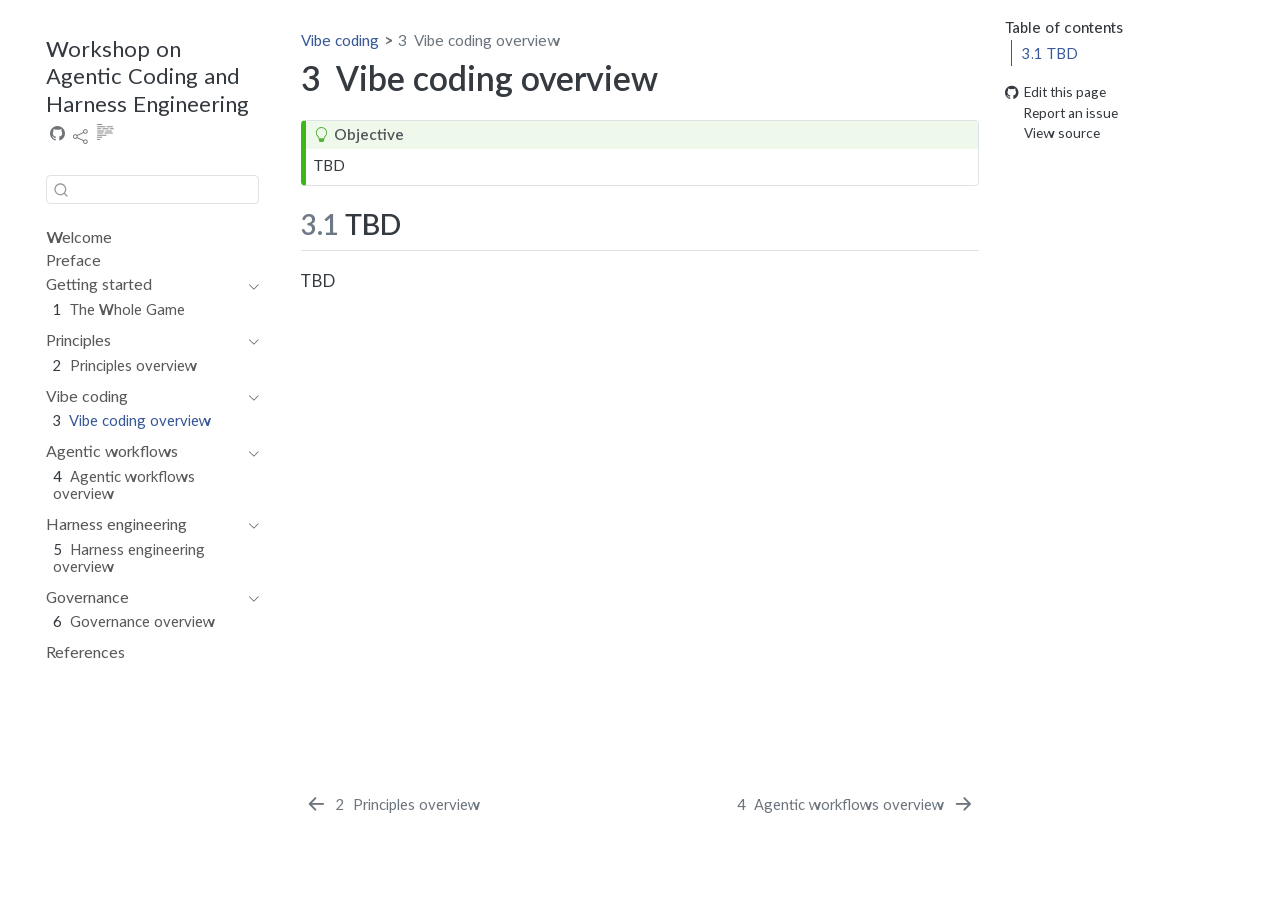
<file: vibe-coding-overview.html>
<!DOCTYPE html>
<html xmlns="http://www.w3.org/1999/xhtml" lang="en" xml:lang="en"><head>

<meta charset="utf-8">
<meta name="generator" content="quarto-1.10.19">

<meta name="viewport" content="width=device-width, initial-scale=1.0, user-scalable=yes">

<meta name="description" content="A beginner-friendly workshop on vibe coding, agentic workflows, and harness engineering. Build a self-validating loop that turns research intent into regulatory-compliant statistical reality and become an AI-native professional at the new frontier of statistical computing.">

<title>3&nbsp; Vibe coding overview – Workshop on Agentic Coding and Harness Engineering</title>
<style>
/* Default styles provided by pandoc.
** See https://pandoc.org/MANUAL.html#variables-for-html for config info.
*/
span.smallcaps{font-variant: small-caps;}
div.columns{display: flex; gap: 1.5em;}
div.column{flex: auto;}
@media screen {
div.columns{gap: min(4vw, 1.5em);}
div.column{overflow-x: auto;}
}
div.hanging-indent{margin-left: 1.5em; text-indent: -1.5em;}
ul.task-list{list-style: none;}
ul.task-list li input[type="checkbox"] {
  width: 0.8em;
  margin: 0 0.8em 0.2em -1em; /* quarto-specific, see https://github.com/quarto-dev/quarto-cli/issues/4556 */ 
  vertical-align: middle;
}
</style>


<script src="site_libs/quarto-nav/quarto-nav.js"></script>
<script src="site_libs/quarto-nav/headroom.min.js"></script>
<script src="site_libs/clipboard/clipboard.min.js"></script>
<script src="site_libs/quarto-search/autocomplete.umd.js"></script>
<script src="site_libs/quarto-search/fuse.min.js"></script>
<script src="site_libs/quarto-search/quarto-search.js"></script>
<meta name="quarto:offset" content="./">
<link href="./agentic-workflow-overview.html" rel="next">
<link href="./principle-overview.html" rel="prev">
<link href="./assets/favicon.png" rel="icon" type="image/png">
<script src="site_libs/quarto-html/quarto.js" type="module"></script>
<script src="site_libs/quarto-html/tabsets/tabsets.js" type="module"></script>
<script src="site_libs/quarto-html/popper.min.js"></script>
<script src="site_libs/quarto-html/tippy.umd.min.js"></script>
<script src="site_libs/quarto-html/anchor.min.js"></script>
<link href="site_libs/quarto-html/tippy.css" rel="stylesheet">
<link href="site_libs/quarto-html/quarto-syntax-highlighting-bf27225e3a48a9273f3daa8f8e829971.css" rel="stylesheet" id="quarto-text-highlighting-styles">
<script src="site_libs/bootstrap/bootstrap.min.js"></script>
<link href="site_libs/bootstrap/bootstrap-icons.css" rel="stylesheet">
<link href="site_libs/bootstrap/bootstrap-fe9e0f27117e93d3fa74e68f390e213b.min.css" rel="stylesheet" append-hash="true" id="quarto-bootstrap" data-mode="light">
<script id="quarto-search-options" type="application/json">{
  "location": "sidebar",
  "copy-button": false,
  "collapse-after": 3,
  "panel-placement": "start",
  "type": "textbox",
  "limit": 50,
  "keyboard-shortcut": [
    "f",
    "/",
    "s"
  ],
  "show-item-context": false,
  "language": {
    "search-no-results-text": "No results",
    "search-matching-documents-text": "matching documents",
    "search-copy-link-title": "Copy link to search",
    "search-hide-matches-text": "Hide additional matches",
    "search-more-match-text": "more match in this document",
    "search-more-matches-text": "more matches in this document",
    "search-clear-button-title": "Clear",
    "search-text-placeholder": "",
    "search-detached-cancel-button-title": "Cancel",
    "search-submit-button-title": "Submit",
    "search-label": "Search"
  }
}</script>


<meta property="og:title" content="3&nbsp; Vibe coding overview – Workshop on Agentic Coding and Harness Engineering">
<meta property="og:description" content="A beginner-friendly workshop on vibe coding, agentic workflows, and harness engineering. Build a self-validating loop that turns research intent into regulatory-compliant statistical reality and become an AI-native professional at the new frontier of statistical computing.">
<meta property="og:image" content="https://bbsw-org.github.io/agent-coding-workshop/assets/preview.png">
<meta property="og:site_name" content="Workshop on Agentic Coding and Harness Engineering">
<meta property="og:image:height" content="640">
<meta property="og:image:width" content="1280">
<meta name="twitter:title" content="3&nbsp; Vibe coding overview – Workshop on Agentic Coding and Harness Engineering">
<meta name="twitter:description" content="A beginner-friendly workshop on vibe coding, agentic workflows, and harness engineering. Build a self-validating loop that turns research intent into regulatory-compliant statistical reality and become an AI-native professional at the new frontier of statistical computing.">
<meta name="twitter:image" content="https://bbsw-org.github.io/agent-coding-workshop/assets/preview.png">
<meta name="twitter:card" content="summary_large_image">
<meta name="twitter:image-height" content="640">
<meta name="twitter:image-width" content="1280">
</head>

<body class="nav-sidebar floating quarto-light">

<div id="quarto-search-results"></div>
  <header id="quarto-header" class="headroom fixed-top">
  <nav class="quarto-secondary-nav">
    <div class="container-fluid d-flex">
      <button type="button" class="quarto-btn-toggle btn" data-bs-toggle="collapse" role="button" data-bs-target=".quarto-sidebar-collapse-item" aria-controls="quarto-sidebar" aria-expanded="false" aria-label="Toggle sidebar navigation" onclick="if (window.quartoToggleHeadroom) { window.quartoToggleHeadroom(); }">
        <i class="bi bi-layout-text-sidebar-reverse"></i>
      </button>
        <nav class="quarto-page-breadcrumbs" aria-label="breadcrumb"><ol class="breadcrumb"><li class="breadcrumb-item"><a href="./vibe-coding-overview.html">Vibe coding</a></li><li class="breadcrumb-item"><a href="./vibe-coding-overview.html"><span class="chapter-number">3</span>&nbsp; <span class="chapter-title">Vibe coding overview</span></a></li></ol></nav>
        <a class="flex-grow-1" role="navigation" data-bs-toggle="collapse" data-bs-target=".quarto-sidebar-collapse-item" aria-controls="quarto-sidebar" aria-expanded="false" aria-label="Toggle sidebar navigation" onclick="if (window.quartoToggleHeadroom) { window.quartoToggleHeadroom(); }">      
        </a>
      <button type="button" class="btn quarto-search-button" aria-label="Search" onclick="window.quartoOpenSearch();">
        <i class="bi bi-search"></i>
      </button>
    </div>
  </nav>
</header>
<!-- content -->
<div id="quarto-content" class="quarto-container page-columns page-rows-contents page-layout-article">
<!-- sidebar -->
  <nav id="quarto-sidebar" class="sidebar collapse collapse-horizontal quarto-sidebar-collapse-item sidebar-navigation floating overflow-auto">
    <div class="pt-lg-2 mt-2 text-left sidebar-header">
    <div class="sidebar-title mb-0 py-0">
      <a href="./">Workshop on Agentic Coding and Harness Engineering</a> 
        <div class="sidebar-tools-main tools-wide">
    <a href="https://github.com/BBSW-org/agentic-coding-workshop" title="Source Code" class="quarto-navigation-tool px-1" aria-label="Source Code"><i class="bi bi-github"></i></a>
    <div class="dropdown">
      <a href="" title="Share" id="quarto-navigation-tool-dropdown-0" class="quarto-navigation-tool dropdown-toggle px-1" data-bs-toggle="dropdown" aria-expanded="false" role="link" aria-label="Share"><i class="bi bi-share"></i></a>
      <ul class="dropdown-menu" aria-labelledby="quarto-navigation-tool-dropdown-0">
          <li>
            <a class="dropdown-item sidebar-tools-main-item" href="https://twitter.com/intent/tweet?url=|url|">
              <i class="bi bi-twitter pe-1"></i>
            Twitter
            </a>
          </li>
          <li>
            <a class="dropdown-item sidebar-tools-main-item" href="https://www.linkedin.com/sharing/share-offsite/?url=|url|">
              <i class="bi bi-linkedin pe-1"></i>
            LinkedIn
            </a>
          </li>
      </ul>
    </div>
  <a href="" class="quarto-reader-toggle quarto-navigation-tool px-1" onclick="window.quartoToggleReader(); return false;" title="Toggle reader mode">
  <div class="quarto-reader-toggle-btn">
  <i class="bi"></i>
  </div>
</a>
</div>
    </div>
      </div>
        <div class="mt-2 flex-shrink-0 align-items-center">
        <div class="sidebar-search">
        <div id="quarto-search" class="" title="Search"></div>
        </div>
        </div>
    <div class="sidebar-menu-container"> 
    <ul class="list-unstyled mt-1">
        <li class="sidebar-item">
  <div class="sidebar-item-container"> 
  <a href="./index.html" class="sidebar-item-text sidebar-link">
 <span class="menu-text">Welcome</span></a>
  </div>
</li>
        <li class="sidebar-item">
  <div class="sidebar-item-container"> 
  <a href="./preface.html" class="sidebar-item-text sidebar-link">
 <span class="menu-text">Preface</span></a>
  </div>
</li>
        <li class="sidebar-item sidebar-item-section">
      <div class="sidebar-item-container"> 
            <a class="sidebar-item-text sidebar-link text-start" data-bs-toggle="collapse" data-bs-target="#quarto-sidebar-section-1" role="navigation" aria-expanded="true">
 <span class="menu-text">Getting started</span></a>
          <a class="sidebar-item-toggle text-start" data-bs-toggle="collapse" data-bs-target="#quarto-sidebar-section-1" role="navigation" aria-expanded="true" aria-label="Toggle section">
            <i class="bi bi-chevron-right ms-2"></i>
          </a> 
      </div>
      <ul id="quarto-sidebar-section-1" class="collapse list-unstyled sidebar-section depth1 show">  
          <li class="sidebar-item">
  <div class="sidebar-item-container"> 
  <a href="./whole-game.html" class="sidebar-item-text sidebar-link">
 <span class="menu-text"><span class="chapter-number">1</span>&nbsp; <span class="chapter-title">The Whole Game</span></span></a>
  </div>
</li>
      </ul>
  </li>
        <li class="sidebar-item sidebar-item-section">
      <div class="sidebar-item-container"> 
            <a class="sidebar-item-text sidebar-link text-start" data-bs-toggle="collapse" data-bs-target="#quarto-sidebar-section-2" role="navigation" aria-expanded="true">
 <span class="menu-text">Principles</span></a>
          <a class="sidebar-item-toggle text-start" data-bs-toggle="collapse" data-bs-target="#quarto-sidebar-section-2" role="navigation" aria-expanded="true" aria-label="Toggle section">
            <i class="bi bi-chevron-right ms-2"></i>
          </a> 
      </div>
      <ul id="quarto-sidebar-section-2" class="collapse list-unstyled sidebar-section depth1 show">  
          <li class="sidebar-item">
  <div class="sidebar-item-container"> 
  <a href="./principle-overview.html" class="sidebar-item-text sidebar-link">
 <span class="menu-text"><span class="chapter-number">2</span>&nbsp; <span class="chapter-title">Principles overview</span></span></a>
  </div>
</li>
      </ul>
  </li>
        <li class="sidebar-item sidebar-item-section">
      <div class="sidebar-item-container"> 
            <a class="sidebar-item-text sidebar-link text-start" data-bs-toggle="collapse" data-bs-target="#quarto-sidebar-section-3" role="navigation" aria-expanded="true">
 <span class="menu-text">Vibe coding</span></a>
          <a class="sidebar-item-toggle text-start" data-bs-toggle="collapse" data-bs-target="#quarto-sidebar-section-3" role="navigation" aria-expanded="true" aria-label="Toggle section">
            <i class="bi bi-chevron-right ms-2"></i>
          </a> 
      </div>
      <ul id="quarto-sidebar-section-3" class="collapse list-unstyled sidebar-section depth1 show">  
          <li class="sidebar-item">
  <div class="sidebar-item-container"> 
  <a href="./vibe-coding-overview.html" class="sidebar-item-text sidebar-link active">
 <span class="menu-text"><span class="chapter-number">3</span>&nbsp; <span class="chapter-title">Vibe coding overview</span></span></a>
  </div>
</li>
      </ul>
  </li>
        <li class="sidebar-item sidebar-item-section">
      <div class="sidebar-item-container"> 
            <a class="sidebar-item-text sidebar-link text-start" data-bs-toggle="collapse" data-bs-target="#quarto-sidebar-section-4" role="navigation" aria-expanded="true">
 <span class="menu-text">Agentic workflows</span></a>
          <a class="sidebar-item-toggle text-start" data-bs-toggle="collapse" data-bs-target="#quarto-sidebar-section-4" role="navigation" aria-expanded="true" aria-label="Toggle section">
            <i class="bi bi-chevron-right ms-2"></i>
          </a> 
      </div>
      <ul id="quarto-sidebar-section-4" class="collapse list-unstyled sidebar-section depth1 show">  
          <li class="sidebar-item">
  <div class="sidebar-item-container"> 
  <a href="./agentic-workflow-overview.html" class="sidebar-item-text sidebar-link">
 <span class="menu-text"><span class="chapter-number">4</span>&nbsp; <span class="chapter-title">Agentic workflows overview</span></span></a>
  </div>
</li>
      </ul>
  </li>
        <li class="sidebar-item sidebar-item-section">
      <div class="sidebar-item-container"> 
            <a class="sidebar-item-text sidebar-link text-start" data-bs-toggle="collapse" data-bs-target="#quarto-sidebar-section-5" role="navigation" aria-expanded="true">
 <span class="menu-text">Harness engineering</span></a>
          <a class="sidebar-item-toggle text-start" data-bs-toggle="collapse" data-bs-target="#quarto-sidebar-section-5" role="navigation" aria-expanded="true" aria-label="Toggle section">
            <i class="bi bi-chevron-right ms-2"></i>
          </a> 
      </div>
      <ul id="quarto-sidebar-section-5" class="collapse list-unstyled sidebar-section depth1 show">  
          <li class="sidebar-item">
  <div class="sidebar-item-container"> 
  <a href="./harness-engineering-overview.html" class="sidebar-item-text sidebar-link">
 <span class="menu-text"><span class="chapter-number">5</span>&nbsp; <span class="chapter-title">Harness engineering overview</span></span></a>
  </div>
</li>
      </ul>
  </li>
        <li class="sidebar-item sidebar-item-section">
      <div class="sidebar-item-container"> 
            <a class="sidebar-item-text sidebar-link text-start" data-bs-toggle="collapse" data-bs-target="#quarto-sidebar-section-6" role="navigation" aria-expanded="true">
 <span class="menu-text">Governance</span></a>
          <a class="sidebar-item-toggle text-start" data-bs-toggle="collapse" data-bs-target="#quarto-sidebar-section-6" role="navigation" aria-expanded="true" aria-label="Toggle section">
            <i class="bi bi-chevron-right ms-2"></i>
          </a> 
      </div>
      <ul id="quarto-sidebar-section-6" class="collapse list-unstyled sidebar-section depth1 show">  
          <li class="sidebar-item">
  <div class="sidebar-item-container"> 
  <a href="./governance-overview.html" class="sidebar-item-text sidebar-link">
 <span class="menu-text"><span class="chapter-number">6</span>&nbsp; <span class="chapter-title">Governance overview</span></span></a>
  </div>
</li>
      </ul>
  </li>
        <li class="sidebar-item">
  <div class="sidebar-item-container"> 
  <a href="./references.html" class="sidebar-item-text sidebar-link">
 <span class="menu-text">References</span></a>
  </div>
</li>
    </ul>
    </div>
</nav>
<div id="quarto-sidebar-glass" class="quarto-sidebar-collapse-item" data-bs-toggle="collapse" data-bs-target=".quarto-sidebar-collapse-item"></div>
<!-- margin-sidebar -->
    <div id="quarto-margin-sidebar" class="sidebar margin-sidebar">
        <nav id="TOC" role="doc-toc" class="toc-active">
    <h2 id="toc-title">Table of contents</h2>
   
  <ul>
  <li><a href="#tbd" id="toc-tbd" class="nav-link active" data-scroll-target="#tbd"><span class="header-section-number">3.1</span> TBD</a></li>
  </ul>
<div class="toc-actions"><ul><li><a href="https://github.com/BBSW-org/agentic-coding-workshop/edit/main/vibe-coding-overview.qmd" class="toc-action"><i class="bi bi-github"></i>Edit this page</a></li><li><a href="https://github.com/BBSW-org/agentic-coding-workshop/issues/new" class="toc-action"><i class="bi empty"></i>Report an issue</a></li><li><a href="https://github.com/BBSW-org/agentic-coding-workshop/blob/main/vibe-coding-overview.qmd" class="toc-action"><i class="bi empty"></i>View source</a></li></ul></div></nav>
    </div>
<!-- main -->
<main class="content" id="quarto-document-content">

<header id="title-block-header" class="quarto-title-block default"><nav class="quarto-page-breadcrumbs quarto-title-breadcrumbs d-none d-lg-block" aria-label="breadcrumb"><ol class="breadcrumb"><li class="breadcrumb-item"><a href="./vibe-coding-overview.html">Vibe coding</a></li><li class="breadcrumb-item"><a href="./vibe-coding-overview.html"><span class="chapter-number">3</span>&nbsp; <span class="chapter-title">Vibe coding overview</span></a></li></ol></nav>
<div class="quarto-title">
<h1 class="title"><span id="sec-vibe-coding-overview" class="quarto-section-identifier"><span class="chapter-number">3</span>&nbsp; <span class="chapter-title">Vibe coding overview</span></span></h1>
</div>



<div class="quarto-title-meta">

    
  
    
  </div>
  


</header>


<div class="callout callout-style-default callout-tip callout-titled">
<div class="callout-header d-flex align-content-center">
<div class="callout-icon-container">
<i class="callout-icon"></i>
</div>
<div class="callout-title-container flex-fill">
<span class="screen-reader-only">Tip</span>Objective
</div>
</div>
<div class="callout-body-container callout-body">
<p>TBD</p>
</div>
</div>
<section id="tbd" class="level2" data-number="3.1">
<h2 data-number="3.1" class="anchored" data-anchor-id="tbd"><span class="header-section-number">3.1</span> TBD</h2>
<p>TBD</p>


</section>

</main> <!-- /main -->
<script id="quarto-html-after-body" type="application/javascript">
  window.document.addEventListener("DOMContentLoaded", function (event) {
    const icon = "";
    const anchorJS = new window.AnchorJS();
    anchorJS.options = {
      placement: 'right',
      icon: icon
    };
    anchorJS.add('.anchored');
    const isCodeAnnotation = (el) => {
      for (const clz of el.classList) {
        if (clz.startsWith('code-annotation-')) {                     
          return true;
        }
      }
      return false;
    }
    const onCopySuccess = function(e) {
      // button target
      const button = e.trigger;
      // don't keep focus
      button.blur();
      // flash "checked"
      button.classList.add('code-copy-button-checked');
      var currentTitle = button.getAttribute("title");
      button.setAttribute("title", "Copied!");
      let tooltip;
      if (window.bootstrap) {
        button.setAttribute("data-bs-toggle", "tooltip");
        button.setAttribute("data-bs-placement", "left");
        button.setAttribute("data-bs-title", "Copied!");
        tooltip = new bootstrap.Tooltip(button, 
          { trigger: "manual", 
            customClass: "code-copy-button-tooltip",
            offset: [0, -8]});
        tooltip.show();    
      }
      setTimeout(function() {
        if (tooltip) {
          tooltip.hide();
          button.removeAttribute("data-bs-title");
          button.removeAttribute("data-bs-toggle");
          button.removeAttribute("data-bs-placement");
        }
        button.setAttribute("title", currentTitle);
        button.classList.remove('code-copy-button-checked');
      }, 1000);
      // clear code selection
      e.clearSelection();
    }
    const getTextToCopy = function(trigger) {
      const outerScaffold = trigger.parentElement.cloneNode(true);
      const codeEl = outerScaffold.querySelector('code');
      for (const childEl of codeEl.children) {
        if (isCodeAnnotation(childEl)) {
          childEl.remove();
        }
      }
      return codeEl.innerText;
    }
    const clipboard = new window.ClipboardJS('.code-copy-button:not([data-in-quarto-modal])', {
      text: getTextToCopy
    });
    clipboard.on('success', onCopySuccess);
    if (window.document.getElementById('quarto-embedded-source-code-modal')) {
      const clipboardModal = new window.ClipboardJS('.code-copy-button[data-in-quarto-modal]', {
        text: getTextToCopy,
        container: window.document.getElementById('quarto-embedded-source-code-modal')
      });
      clipboardModal.on('success', onCopySuccess);
    }
      var localhostRegex = new RegExp(/^(?:http|https):\/\/localhost\:?[0-9]*\//);
      var mailtoRegex = new RegExp(/^mailto:/);
        var filterRegex = new RegExp("https:\/\/bbsw-org\.github\.io\/agent-coding-workshop\/");
      var isInternal = (href) => {
          return filterRegex.test(href) || localhostRegex.test(href) || mailtoRegex.test(href);
      }
      // Inspect non-navigation links and adorn them if external
     var links = window.document.querySelectorAll('a[href]:not(.nav-link):not(.navbar-brand):not(.toc-action):not(.sidebar-link):not(.sidebar-item-toggle):not(.pagination-link):not(.no-external):not([aria-hidden]):not(.dropdown-item):not(.quarto-navigation-tool):not(.about-link)');
      for (var i=0; i<links.length; i++) {
        const link = links[i];
        if (!isInternal(link.href)) {
          // undo the damage that might have been done by quarto-nav.js in the case of
          // links that we want to consider external
          if (link.dataset.originalHref !== undefined) {
            link.href = link.dataset.originalHref;
          }
        }
      }
    function tippyHover(el, contentFn, onTriggerFn, onUntriggerFn) {
      const config = {
        allowHTML: true,
        maxWidth: 500,
        delay: 100,
        arrow: false,
        appendTo: function(el) {
            return el.parentElement;
        },
        interactive: true,
        interactiveBorder: 10,
        theme: 'quarto',
        placement: 'bottom-start',
      };
      if (contentFn) {
        config.content = contentFn;
      }
      if (onTriggerFn) {
        config.onTrigger = onTriggerFn;
      }
      if (onUntriggerFn) {
        config.onUntrigger = onUntriggerFn;
      }
      window.tippy(el, config); 
    }
    const noterefs = window.document.querySelectorAll('a[role="doc-noteref"]');
    for (var i=0; i<noterefs.length; i++) {
      const ref = noterefs[i];
      tippyHover(ref, function() {
        // use id or data attribute instead here
        let href = ref.getAttribute('data-footnote-href') || ref.getAttribute('href');
        try { href = new URL(href).hash; } catch {}
        const id = href.replace(/^#\/?/, "");
        const note = window.document.getElementById(id);
        if (note) {
          return note.innerHTML;
        } else {
          return "";
        }
      });
    }
    const xrefs = window.document.querySelectorAll('a.quarto-xref');
    const processXRef = (id, note) => {
      // Strip column container classes
      const stripColumnClz = (el) => {
        el.classList.remove("page-full", "page-columns");
        if (el.children) {
          for (const child of el.children) {
            stripColumnClz(child);
          }
        }
      }
      stripColumnClz(note)
      if (id === null || id.startsWith('sec-')) {
        // Special case sections, only their first couple elements
        const container = document.createElement("div");
        if (note.children && note.children.length > 2) {
          container.appendChild(note.children[0].cloneNode(true));
          for (let i = 1; i < note.children.length; i++) {
            const child = note.children[i];
            if (child.tagName === "P" && child.innerText === "") {
              continue;
            } else {
              container.appendChild(child.cloneNode(true));
              break;
            }
          }
          if (window.Quarto?.typesetMath) {
            window.Quarto.typesetMath(container);
          }
          return container.innerHTML
        } else {
          if (window.Quarto?.typesetMath) {
            window.Quarto.typesetMath(note);
          }
          return note.innerHTML;
        }
      } else {
        // Remove any anchor links if they are present
        const anchorLink = note.querySelector('a.anchorjs-link');
        if (anchorLink) {
          anchorLink.remove();
        }
        if (window.Quarto?.typesetMath) {
          window.Quarto.typesetMath(note);
        }
        if (note.classList.contains("callout")) {
          return note.outerHTML;
        } else {
          return note.innerHTML;
        }
      }
    }
    for (var i=0; i<xrefs.length; i++) {
      const xref = xrefs[i];
      tippyHover(xref, undefined, function(instance) {
        instance.disable();
        let url = xref.getAttribute('href');
        let hash = undefined; 
        if (url.startsWith('#')) {
          hash = url;
        } else {
          try { hash = new URL(url).hash; } catch {}
        }
        if (hash) {
          const id = hash.replace(/^#\/?/, "");
          const note = window.document.getElementById(id);
          if (note !== null) {
            try {
              const html = processXRef(id, note.cloneNode(true));
              instance.setContent(html);
            } finally {
              instance.enable();
              instance.show();
            }
          } else {
            // See if we can fetch this
            fetch(url.split('#')[0])
            .then(res => res.text())
            .then(html => {
              const parser = new DOMParser();
              const htmlDoc = parser.parseFromString(html, "text/html");
              const note = htmlDoc.getElementById(id);
              if (note !== null) {
                const html = processXRef(id, note);
                instance.setContent(html);
              } 
            }).finally(() => {
              instance.enable();
              instance.show();
            });
          }
        } else {
          // See if we can fetch a full url (with no hash to target)
          // This is a special case and we should probably do some content thinning / targeting
          fetch(url)
          .then(res => res.text())
          .then(html => {
            const parser = new DOMParser();
            const htmlDoc = parser.parseFromString(html, "text/html");
            const note = htmlDoc.querySelector('main.content');
            if (note !== null) {
              // This should only happen for chapter cross references
              // (since there is no id in the URL)
              // remove the first header
              if (note.children.length > 0 && note.children[0].tagName === "HEADER") {
                note.children[0].remove();
              }
              const html = processXRef(null, note);
              instance.setContent(html);
            } 
          }).finally(() => {
            instance.enable();
            instance.show();
          });
        }
      }, function(instance) {
      });
    }
        let selectedAnnoteEl;
        const selectorForAnnotation = ( cell, annotation) => {
          let cellAttr = 'data-code-cell="' + cell + '"';
          let lineAttr = 'data-code-annotation="' +  annotation + '"';
          const selector = 'span[' + cellAttr + '][' + lineAttr + ']';
          return selector;
        }
        const selectCodeLines = (annoteEl) => {
          const doc = window.document;
          const targetCell = annoteEl.getAttribute("data-target-cell");
          const targetAnnotation = annoteEl.getAttribute("data-target-annotation");
          const annoteSpan = window.document.querySelector(selectorForAnnotation(targetCell, targetAnnotation));
          const lines = annoteSpan.getAttribute("data-code-lines").split(",");
          const lineIds = lines.map((line) => {
            return targetCell + "-" + line;
          })
          let top = null;
          let height = null;
          let parent = null;
          if (lineIds.length > 0) {
              //compute the position of the single el (top and bottom and make a div)
              const el = window.document.getElementById(lineIds[0]);
              top = el.offsetTop;
              height = el.offsetHeight;
              parent = el.parentElement.parentElement;
            if (lineIds.length > 1) {
              const lastEl = window.document.getElementById(lineIds[lineIds.length - 1]);
              const bottom = lastEl.offsetTop + lastEl.offsetHeight;
              height = bottom - top;
            }
            if (top !== null && height !== null && parent !== null) {
              // cook up a div (if necessary) and position it 
              let div = window.document.getElementById("code-annotation-line-highlight");
              if (div === null) {
                div = window.document.createElement("div");
                div.setAttribute("id", "code-annotation-line-highlight");
                div.style.position = 'absolute';
                parent.appendChild(div);
              }
              div.style.top = top - 2 + "px";
              div.style.height = height + 4 + "px";
              div.style.left = 0;
              let gutterDiv = window.document.getElementById("code-annotation-line-highlight-gutter");
              if (gutterDiv === null) {
                gutterDiv = window.document.createElement("div");
                gutterDiv.setAttribute("id", "code-annotation-line-highlight-gutter");
                gutterDiv.style.position = 'absolute';
                const codeCell = window.document.getElementById(targetCell);
                const gutter = codeCell.querySelector('.code-annotation-gutter');
                gutter.appendChild(gutterDiv);
              }
              gutterDiv.style.top = top - 2 + "px";
              gutterDiv.style.height = height + 4 + "px";
            }
            selectedAnnoteEl = annoteEl;
          }
        };
        const unselectCodeLines = () => {
          const elementsIds = ["code-annotation-line-highlight", "code-annotation-line-highlight-gutter"];
          elementsIds.forEach((elId) => {
            const div = window.document.getElementById(elId);
            if (div) {
              div.remove();
            }
          });
          selectedAnnoteEl = undefined;
        };
          // Handle positioning of the toggle
      window.addEventListener(
        "resize",
        throttle(() => {
          elRect = undefined;
          if (selectedAnnoteEl) {
            selectCodeLines(selectedAnnoteEl);
          }
        }, 10)
      );
      function throttle(fn, ms) {
      let throttle = false;
      let timer;
        return (...args) => {
          if(!throttle) { // first call gets through
              fn.apply(this, args);
              throttle = true;
          } else { // all the others get throttled
              if(timer) clearTimeout(timer); // cancel #2
              timer = setTimeout(() => {
                fn.apply(this, args);
                timer = throttle = false;
              }, ms);
          }
        };
      }
        // Attach click handler to the DT
        const annoteDls = window.document.querySelectorAll('dt[data-target-cell]');
        for (const annoteDlNode of annoteDls) {
          annoteDlNode.addEventListener('click', (event) => {
            const clickedEl = event.target;
            if (clickedEl !== selectedAnnoteEl) {
              unselectCodeLines();
              const activeEl = window.document.querySelector('dt[data-target-cell].code-annotation-active');
              if (activeEl) {
                activeEl.classList.remove('code-annotation-active');
              }
              selectCodeLines(clickedEl);
              clickedEl.classList.add('code-annotation-active');
            } else {
              // Unselect the line
              unselectCodeLines();
              clickedEl.classList.remove('code-annotation-active');
            }
          });
        }
    const findCites = (el) => {
      const parentEl = el.parentElement;
      if (parentEl) {
        const cites = parentEl.dataset.cites;
        if (cites) {
          return {
            el,
            cites: cites.split(' ')
          };
        } else {
          return findCites(el.parentElement)
        }
      } else {
        return undefined;
      }
    };
    var bibliorefs = window.document.querySelectorAll('a[role="doc-biblioref"]');
    for (var i=0; i<bibliorefs.length; i++) {
      const ref = bibliorefs[i];
      const citeInfo = findCites(ref);
      if (citeInfo) {
        tippyHover(citeInfo.el, function() {
          var popup = window.document.createElement('div');
          citeInfo.cites.forEach(function(cite) {
            var citeDiv = window.document.createElement('div');
            citeDiv.classList.add('hanging-indent');
            citeDiv.classList.add('csl-entry');
            var biblioDiv = window.document.getElementById('ref-' + cite);
            if (biblioDiv) {
              citeDiv.innerHTML = biblioDiv.innerHTML;
            }
            popup.appendChild(citeDiv);
          });
          return popup.innerHTML;
        });
      }
    }
  });
  </script>
<nav class="page-navigation">
  <div class="nav-page nav-page-previous">
      <a href="./principle-overview.html" class="pagination-link" aria-label="Principles overview">
        <i class="bi bi-arrow-left-short"></i> <span class="nav-page-text"><span class="chapter-number">2</span>&nbsp; <span class="chapter-title">Principles overview</span></span>
      </a>          
  </div>
  <div class="nav-page nav-page-next">
      <a href="./agentic-workflow-overview.html" class="pagination-link" aria-label="Agentic workflows overview">
        <span class="nav-page-text"><span class="chapter-number">4</span>&nbsp; <span class="chapter-title">Agentic workflows overview</span></span> <i class="bi bi-arrow-right-short"></i>
      </a>
  </div>
</nav>
</div> <!-- /content -->




<footer class="footer"><div class="nav-footer"><div class="nav-footer-center"><div class="toc-actions d-sm-block d-md-none"><ul><li><a href="https://github.com/BBSW-org/agentic-coding-workshop/edit/main/vibe-coding-overview.qmd" class="toc-action"><i class="bi bi-github"></i>Edit this page</a></li><li><a href="https://github.com/BBSW-org/agentic-coding-workshop/issues/new" class="toc-action"><i class="bi empty"></i>Report an issue</a></li><li><a href="https://github.com/BBSW-org/agentic-coding-workshop/blob/main/vibe-coding-overview.qmd" class="toc-action"><i class="bi empty"></i>View source</a></li></ul></div></div></div></footer></body></html>
</file>
<file: site_libs/quarto-html/tippy.css>
.tippy-box[data-animation=fade][data-state=hidden]{opacity:0}[data-tippy-root]{max-width:calc(100vw - 10px)}.tippy-box{position:relative;background-color:#333;color:#fff;border-radius:4px;font-size:14px;line-height:1.4;white-space:normal;outline:0;transition-property:transform,visibility,opacity}.tippy-box[data-placement^=top]>.tippy-arrow{bottom:0}.tippy-box[data-placement^=top]>.tippy-arrow:before{bottom:-7px;left:0;border-width:8px 8px 0;border-top-color:initial;transform-origin:center top}.tippy-box[data-placement^=bottom]>.tippy-arrow{top:0}.tippy-box[data-placement^=bottom]>.tippy-arrow:before{top:-7px;left:0;border-width:0 8px 8px;border-bottom-color:initial;transform-origin:center bottom}.tippy-box[data-placement^=left]>.tippy-arrow{right:0}.tippy-box[data-placement^=left]>.tippy-arrow:before{border-width:8px 0 8px 8px;border-left-color:initial;right:-7px;transform-origin:center left}.tippy-box[data-placement^=right]>.tippy-arrow{left:0}.tippy-box[data-placement^=right]>.tippy-arrow:before{left:-7px;border-width:8px 8px 8px 0;border-right-color:initial;transform-origin:center right}.tippy-box[data-inertia][data-state=visible]{transition-timing-function:cubic-bezier(.54,1.5,.38,1.11)}.tippy-arrow{width:16px;height:16px;color:#333}.tippy-arrow:before{content:"";position:absolute;border-color:transparent;border-style:solid}.tippy-content{position:relative;padding:5px 9px;z-index:1}
</file>
<file: site_libs/quarto-html/quarto-syntax-highlighting-bf27225e3a48a9273f3daa8f8e829971.css>
/* quarto syntax highlight colors */
:root {
  --quarto-hl-ot-color: #003B4F;
  --quarto-hl-at-color: #657422;
  --quarto-hl-ss-color: #20794D;
  --quarto-hl-an-color: #5E5E5E;
  --quarto-hl-fu-color: #4758AB;
  --quarto-hl-st-color: #20794D;
  --quarto-hl-cf-color: #003B4F;
  --quarto-hl-op-color: #5E5E5E;
  --quarto-hl-er-color: #AD0000;
  --quarto-hl-bn-color: #AD0000;
  --quarto-hl-al-color: #AD0000;
  --quarto-hl-va-color: #111111;
  --quarto-hl-bu-color: inherit;
  --quarto-hl-ex-color: inherit;
  --quarto-hl-pp-color: #AD0000;
  --quarto-hl-in-color: #5E5E5E;
  --quarto-hl-vs-color: #20794D;
  --quarto-hl-wa-color: #5E5E5E;
  --quarto-hl-do-color: #5E5E5E;
  --quarto-hl-im-color: #00769E;
  --quarto-hl-ch-color: #20794D;
  --quarto-hl-dt-color: #AD0000;
  --quarto-hl-fl-color: #AD0000;
  --quarto-hl-co-color: #5E5E5E;
  --quarto-hl-cv-color: #5E5E5E;
  --quarto-hl-cn-color: #8f5902;
  --quarto-hl-sc-color: #5E5E5E;
  --quarto-hl-dv-color: #AD0000;
  --quarto-hl-kw-color: #003B4F;
}

/* other quarto variables */
:root {
  --quarto-font-monospace: SFMono-Regular, Menlo, Monaco, Consolas, "Liberation Mono", "Courier New", monospace;
}

/* syntax highlight based on Pandoc's rules */
pre > code.sourceCode > span {
  color: #003B4F;
}

code.sourceCode > span {
  color: #003B4F;
}

div.sourceCode,
div.sourceCode pre.sourceCode {
  color: #003B4F;
}

/* Normal */
code span {
  color: #003B4F;
}

/* Alert */
code span.al {
  color: #AD0000;
  font-style: inherit;
}

/* Annotation */
code span.an {
  color: #5E5E5E;
  font-style: inherit;
}

/* Attribute */
code span.at {
  color: #657422;
  font-style: inherit;
}

/* BaseN */
code span.bn {
  color: #AD0000;
  font-style: inherit;
}

/* BuiltIn */
code span.bu {
  font-style: inherit;
}

/* ControlFlow */
code span.cf {
  color: #003B4F;
  font-weight: bold;
  font-style: inherit;
}

/* Char */
code span.ch {
  color: #20794D;
  font-style: inherit;
}

/* Constant */
code span.cn {
  color: #8f5902;
  font-style: inherit;
}

/* Comment */
code span.co {
  color: #5E5E5E;
  font-style: inherit;
}

/* CommentVar */
code span.cv {
  color: #5E5E5E;
  font-style: italic;
}

/* Documentation */
code span.do {
  color: #5E5E5E;
  font-style: italic;
}

/* DataType */
code span.dt {
  color: #AD0000;
  font-style: inherit;
}

/* DecVal */
code span.dv {
  color: #AD0000;
  font-style: inherit;
}

/* Error */
code span.er {
  color: #AD0000;
  font-style: inherit;
}

/* Extension */
code span.ex {
  font-style: inherit;
}

/* Float */
code span.fl {
  color: #AD0000;
  font-style: inherit;
}

/* Function */
code span.fu {
  color: #4758AB;
  font-style: inherit;
}

/* Import */
code span.im {
  color: #00769E;
  font-style: inherit;
}

/* Information */
code span.in {
  color: #5E5E5E;
  font-style: inherit;
}

/* Keyword */
code span.kw {
  color: #003B4F;
  font-weight: bold;
  font-style: inherit;
}

/* Operator */
code span.op {
  color: #5E5E5E;
  font-style: inherit;
}

/* Other */
code span.ot {
  color: #003B4F;
  font-style: inherit;
}

/* Preprocessor */
code span.pp {
  color: #AD0000;
  font-style: inherit;
}

/* SpecialChar */
code span.sc {
  color: #5E5E5E;
  font-style: inherit;
}

/* SpecialString */
code span.ss {
  color: #20794D;
  font-style: inherit;
}

/* String */
code span.st {
  color: #20794D;
  font-style: inherit;
}

/* Variable */
code span.va {
  color: #111111;
  font-style: inherit;
}

/* VerbatimString */
code span.vs {
  color: #20794D;
  font-style: inherit;
}

/* Warning */
code span.wa {
  color: #5E5E5E;
  font-style: italic;
}

.prevent-inlining {
  content: "</";
}

/*# sourceMappingURL=8be38f48d34c45af72792cbd699585e7.css.map */
</file>
